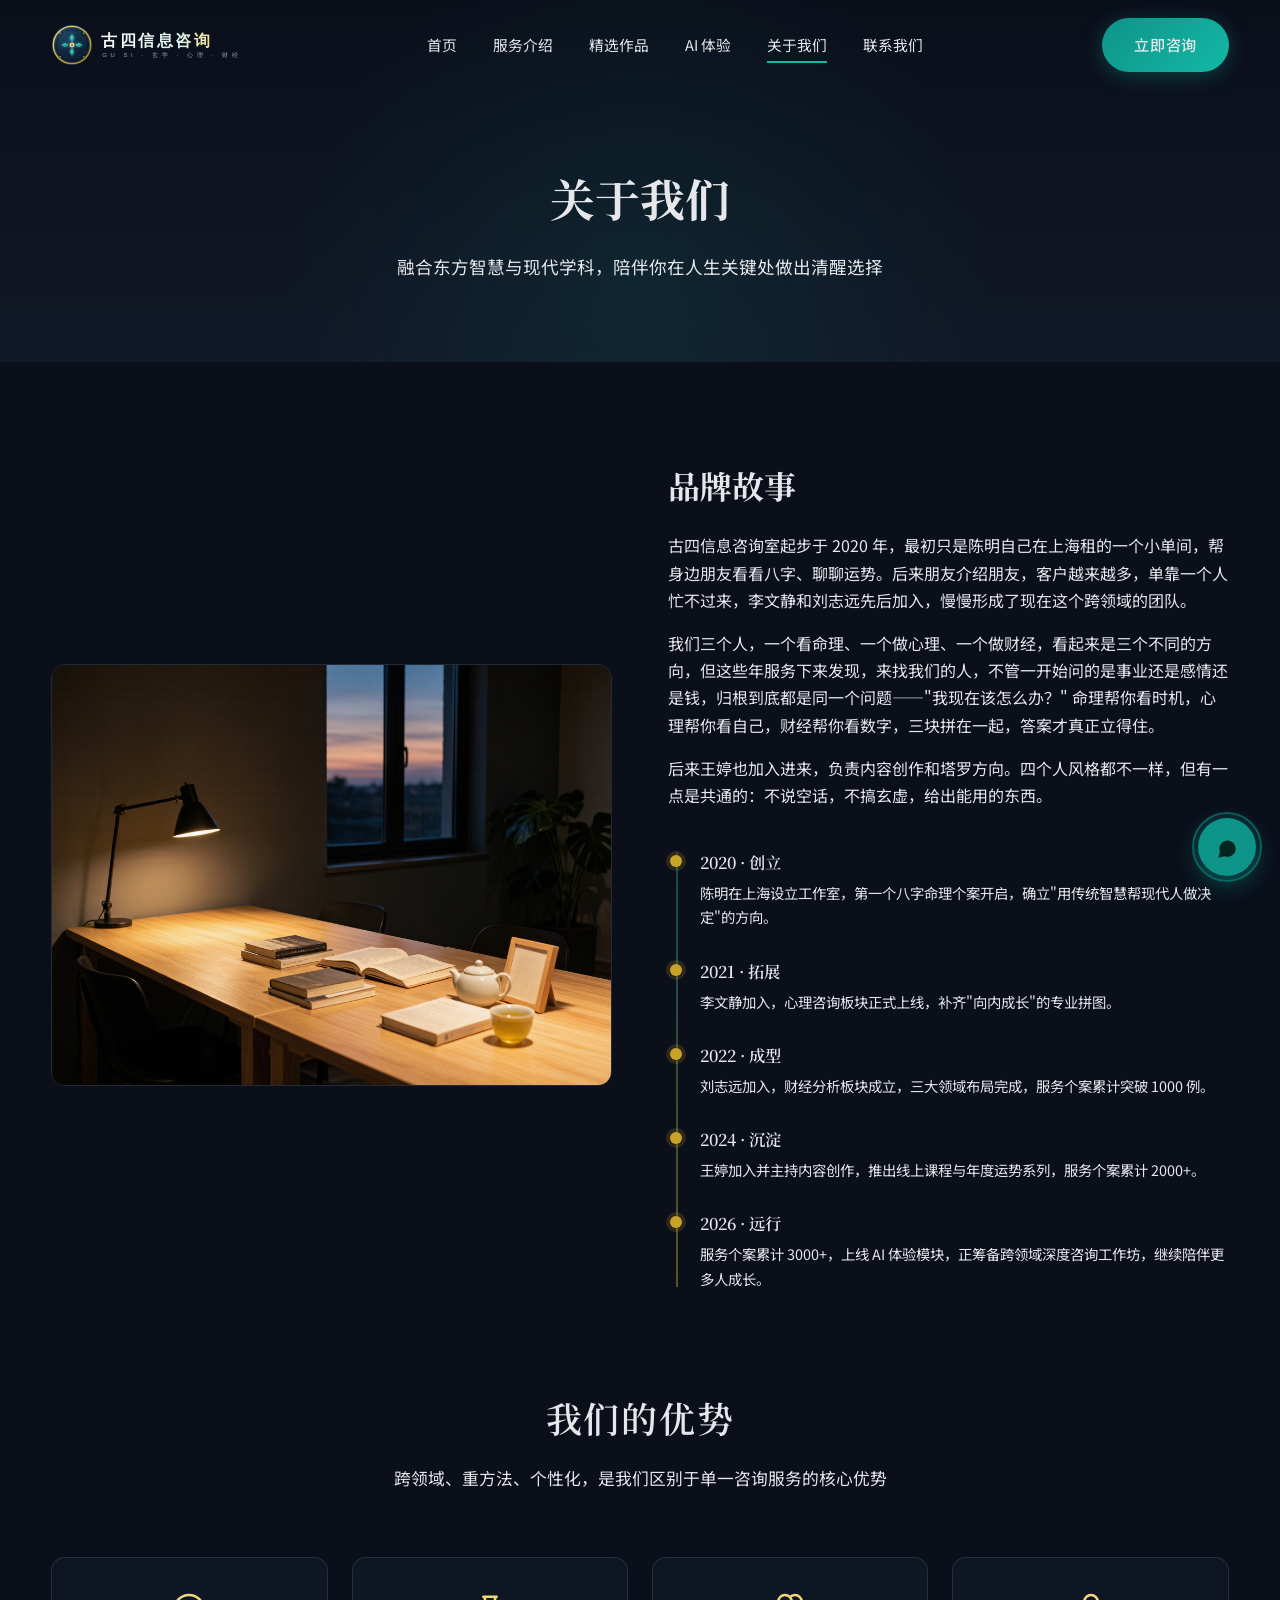
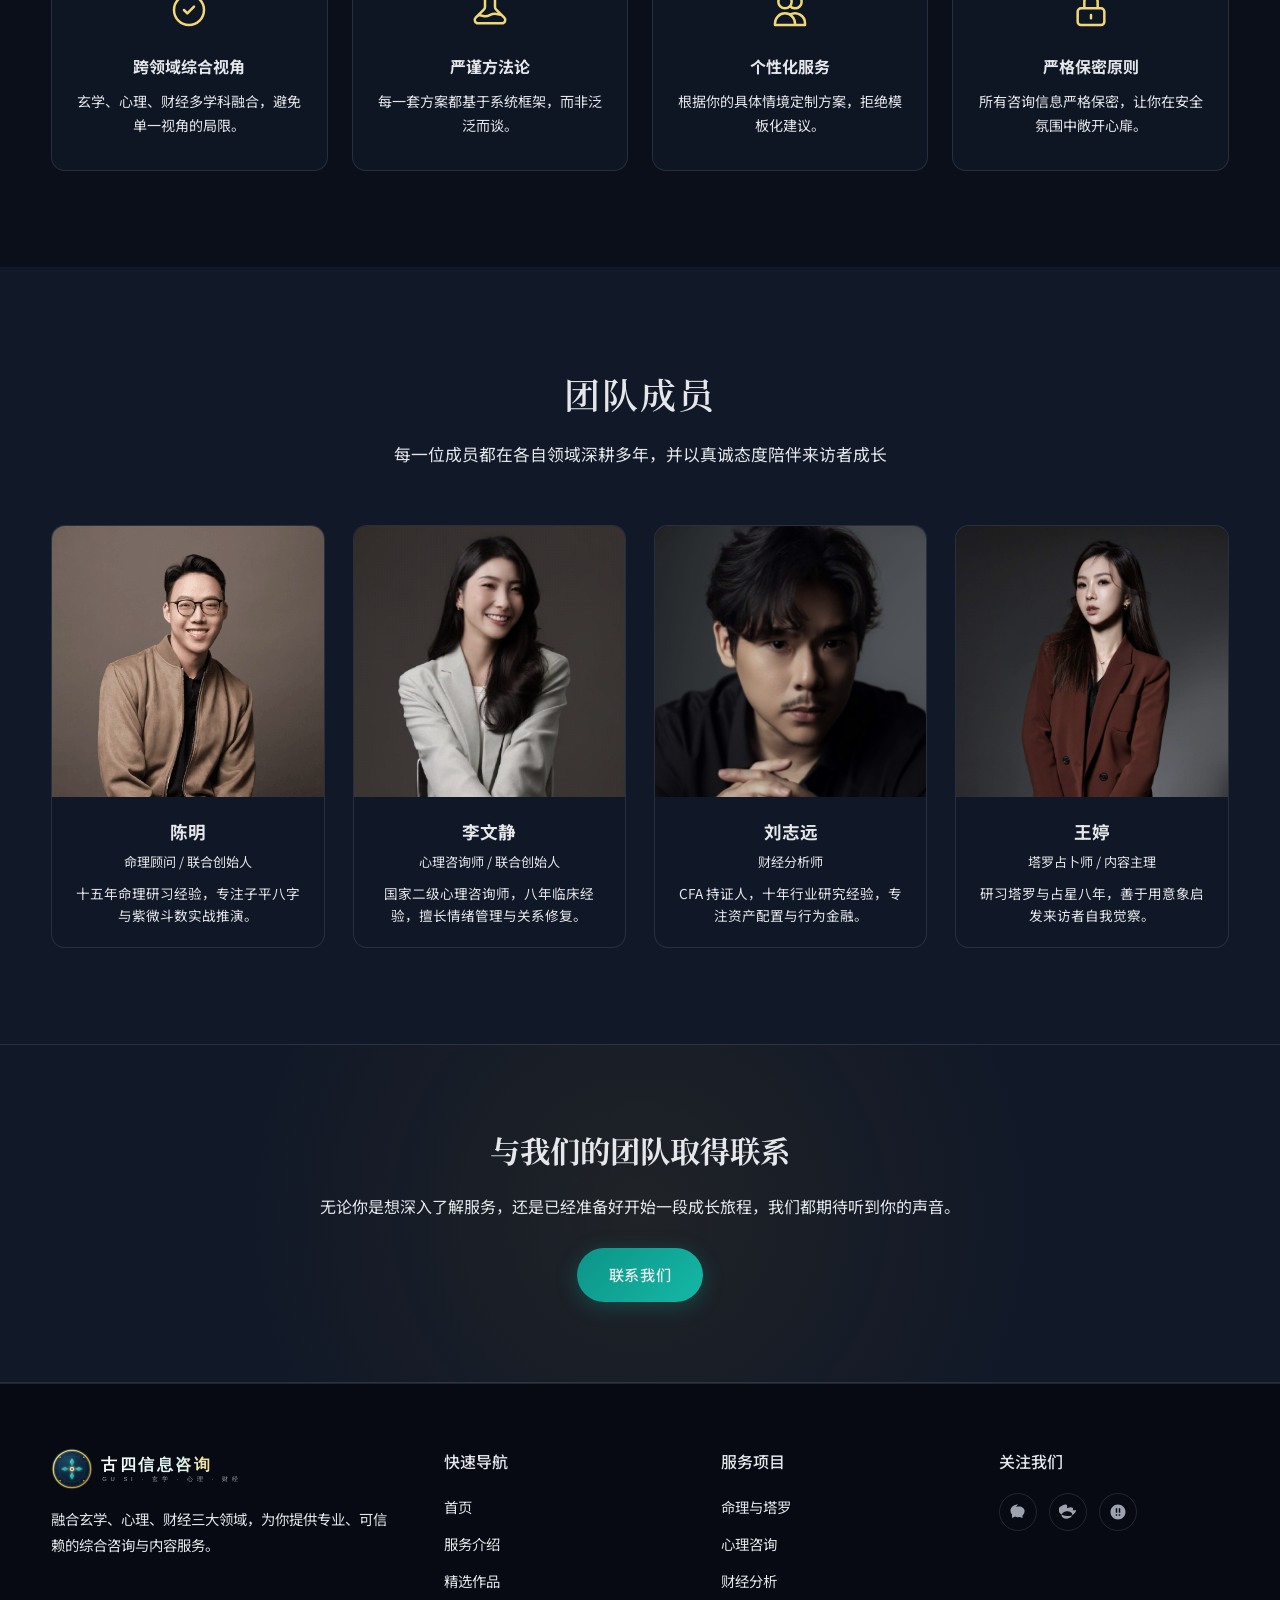
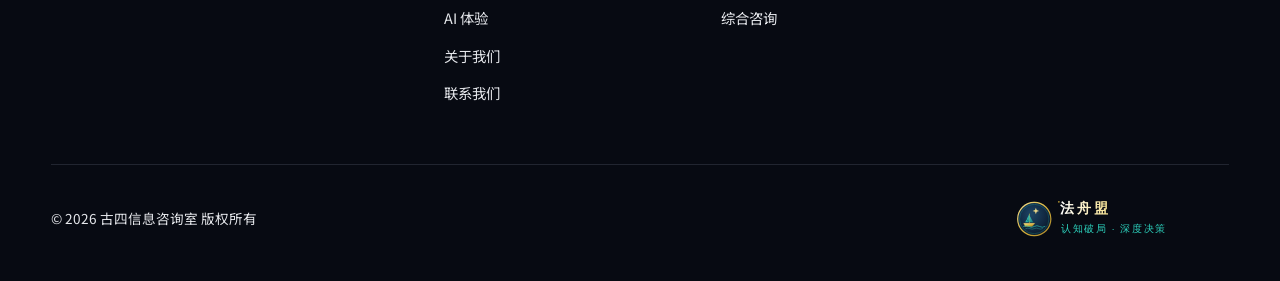
<file: about.html>
<!DOCTYPE html>
<html lang="zh-CN">
<head>
  <meta charset="UTF-8">
  <meta name="viewport" content="width=device-width, initial-scale=1.0">
  <title>关于我们 | 古四信息咨询工作室</title>
  <meta name="description" content="了解古四信息咨询工作室的品牌故事、核心理念与团队成员，探索我们在玄学、心理、财经领域的独特价值。">
  <link rel="icon" type="image/svg+xml" href="assets/logo-mark.svg">
  <link rel="preconnect" href="https://fonts.googleapis.com">
  <link rel="preconnect" href="https://fonts.gstatic.com" crossorigin>
  <link href="https://fonts.googleapis.com/css2?family=Noto+Sans+SC:wght@300;400;500;600;700&family=Noto+Serif+SC:wght@400;600;700&display=swap" rel="stylesheet">
  <link rel="stylesheet" href="css/style.css?v=5">
</head>
<body>
  <header class="header">
    <div class="container header-inner">
      <a href="index.html" class="logo">
        <img src="assets/logo.svg" alt="古四信息咨询工作室">
      </a>
      <nav class="nav">
        <a href="index.html" class="nav-link">首页</a>
        <a href="services.html" class="nav-link">服务介绍</a>
        <a href="works.html" class="nav-link">精选作品</a>
        <a href="ai.html" class="nav-link">AI 体验</a>
        <a href="about.html" class="nav-link active">关于我们</a>
        <a href="contact.html" class="nav-link">联系我们</a>
      </nav>
      <div class="header-cta">
        <a href="contact.html" class="btn btn-primary">立即咨询</a>
        <button class="menu-toggle" aria-label="菜单">
          <span></span>
          <span></span>
          <span></span>
        </button>
      </div>
    </div>
  </header>

  <main>
    <section class="page-header">
      <div class="container">
        <h1 class="reveal">关于我们</h1>
        <p class="reveal">融合东方智慧与现代学科，陪伴你在人生关键处做出清醒选择</p>
      </div>
    </section>

    <section class="section">
      <div class="container">
        <div class="story-section">
          <div class="story-visual reveal">
            <img src="assets/about-story.jpg" alt="品牌故事">
          </div>
          <div class="story-content reveal">
            <h2>品牌故事</h2>
            <p>古四信息咨询室起步于 2020 年，最初只是陈明自己在上海租的一个小单间，帮身边朋友看看八字、聊聊运势。后来朋友介绍朋友，客户越来越多，单靠一个人忙不过来，李文静和刘志远先后加入，慢慢形成了现在这个跨领域的团队。</p>
            <p>我们三个人，一个看命理、一个做心理、一个做财经，看起来是三个不同的方向，但这些年服务下来发现，来找我们的人，不管一开始问的是事业还是感情还是钱，归根到底都是同一个问题——"我现在该怎么办？" 命理帮你看时机，心理帮你看自己，财经帮你看数字，三块拼在一起，答案才真正立得住。</p>
            <p>后来王婷也加入进来，负责内容创作和塔罗方向。四个人风格都不一样，但有一点是共通的：不说空话，不搞玄虚，给出能用的东西。</p>
            <div class="timeline">
              <div class="timeline-item">
                <div class="timeline-year">2020 · 创立</div>
                <p>陈明在上海设立工作室，第一个八字命理个案开启，确立"用传统智慧帮现代人做决定"的方向。</p>
              </div>
              <div class="timeline-item">
                <div class="timeline-year">2021 · 拓展</div>
                <p>李文静加入，心理咨询板块正式上线，补齐"向内成长"的专业拼图。</p>
              </div>
              <div class="timeline-item">
                <div class="timeline-year">2022 · 成型</div>
                <p>刘志远加入，财经分析板块成立，三大领域布局完成，服务个案累计突破 1000 例。</p>
              </div>
              <div class="timeline-item">
                <div class="timeline-year">2024 · 沉淀</div>
                <p>王婷加入并主持内容创作，推出线上课程与年度运势系列，服务个案累计 2000+。</p>
              </div>
              <div class="timeline-item">
                <div class="timeline-year">2026 · 远行</div>
                <p>服务个案累计 3000+，上线 AI 体验模块，正筹备跨领域深度咨询工作坊，继续陪伴更多人成长。</p>
              </div>
            </div>
          </div>
        </div>

        <h2 class="section-title reveal" style="margin-top: 48px;">我们的优势</h2>
        <p class="section-subtitle reveal">跨领域、重方法、个性化，是我们区别于单一咨询服务的核心优势</p>
        <div class="advantages-grid">
          <div class="advantage-card reveal">
            <svg xmlns="http://www.w3.org/2000/svg" fill="none" viewBox="0 0 24 24" stroke="currentColor" stroke-width="1.5">
              <path stroke-linecap="round" stroke-linejoin="round" d="M9 12l2 2 4-4m6 2a9 9 0 11-18 0 9 9 0 0118 0z" />
            </svg>
            <h4>跨领域综合视角</h4>
            <p>玄学、心理、财经多学科融合，避免单一视角的局限。</p>
          </div>
          <div class="advantage-card reveal">
            <svg xmlns="http://www.w3.org/2000/svg" fill="none" viewBox="0 0 24 24" stroke="currentColor" stroke-width="1.5">
              <path stroke-linecap="round" stroke-linejoin="round" d="M19.428 15.428a2 2 0 00-1.022-.547l-2.384-.477a6 6 0 00-3.86.517l-.318.158a6 6 0 01-3.86.517L6.05 15.21a2 2 0 00-1.806.547M8 4h8l-1 1v5.172a2 2 0 00.586 1.414l5 5c1.26 1.26.367 3.414-1.415 3.414H4.828c-1.782 0-2.674-2.154-1.414-3.414l5-5A2 2 0 009 10.172V5L8 4z" />
            </svg>
            <h4>严谨方法论</h4>
            <p>每一套方案都基于系统框架，而非泛泛而谈。</p>
          </div>
          <div class="advantage-card reveal">
            <svg xmlns="http://www.w3.org/2000/svg" fill="none" viewBox="0 0 24 24" stroke="currentColor" stroke-width="1.5">
              <path stroke-linecap="round" stroke-linejoin="round" d="M12 4.354a4 4 0 110 5.292M15 21H3v-1a6 6 0 0112 0v1zm0 0h6v-1a6 6 0 00-9-5.197M13 7a4 4 0 11-8 0 4 4 0 018 0z" />
            </svg>
            <h4>个性化服务</h4>
            <p>根据你的具体情境定制方案，拒绝模板化建议。</p>
          </div>
          <div class="advantage-card reveal">
            <svg xmlns="http://www.w3.org/2000/svg" fill="none" viewBox="0 0 24 24" stroke="currentColor" stroke-width="1.5">
              <path stroke-linecap="round" stroke-linejoin="round" d="M12 15v2m-6 4h12a2 2 0 002-2v-6a2 2 0 00-2-2H6a2 2 0 00-2 2v6a2 2 0 002 2zm10-10V7a4 4 0 00-8 0v4h8z" />
            </svg>
            <h4>严格保密原则</h4>
            <p>所有咨询信息严格保密，让你在安全氛围中敞开心扉。</p>
          </div>
        </div>
      </div>
    </section>

    <section class="section" style="background: var(--color-bg-soft);">
      <div class="container">
        <h2 class="section-title reveal">团队成员</h2>
        <p class="section-subtitle reveal">每一位成员都在各自领域深耕多年，并以真诚态度陪伴来访者成长</p>
        <div class="team-grid">
          <div class="team-card reveal">
            <img src="assets/team/team-gu-beichen.jpg" alt="陈明" class="team-avatar">
            <div class="team-info">
              <h4>陈明</h4>
              <div class="role">命理顾问 / 联合创始人</div>
              <p class="brief">十五年命理研习经验，专注子平八字与紫微斗数实战推演。</p>
            </div>
            <div class="team-bio">
              <p>陈明老师大学期间因兴趣接触传统命理，后跟随泉州一位民间师傅系统学习子平八字，至今已十五年。前后服务过两千多位来访者，从企业主到普通上班族都有。他常说，命理不是算命，而是帮人看清自己手里有什么牌、什么时候该出。做事风格踏实，不喜欢说玄话，习惯用大白话把命理逻辑讲清楚。</p>
            </div>
          </div>
          <div class="team-card reveal">
            <img src="assets/team/team-lin-jingyi.jpg" alt="李文静" class="team-avatar">
            <div class="team-info">
              <h4>李文静</h4>
              <div class="role">心理咨询师 / 联合创始人</div>
              <p class="brief">国家二级心理咨询师，八年临床经验，擅长情绪管理与关系修复。</p>
            </div>
            <div class="team-bio">
              <p>李文静老师本科读的是社会工作，研究生转到应用心理学方向，毕业后一直在上海本地一家心理咨询机构做全职咨询师，后来独立执业。八年下来累计咨询时长超过四千小时，服务过的人里互联网和金融行业的最多。她习惯用认知行为疗法打底，配合正念技术，帮来访者从具体的生活困境里找到出口，而不是飘在空中谈理论。</p>
            </div>
          </div>
          <div class="team-card reveal">
            <img src="assets/team/team-shen-jiashu.jpg" alt="刘志远" class="team-avatar">
            <div class="team-info">
              <h4>刘志远</h4>
              <div class="role">财经分析师</div>
              <p class="brief">CFA 持证人，十年行业研究经验，专注资产配置与行为金融。</p>
            </div>
            <div class="team-bio">
              <p>刘志远老师研究生毕业后进了券商研究所，从研究员做到高级分析师，一干就是近十年，覆盖过消费、新能源和制造业。CFA 持证，但比证书更值钱的是这些年踩过的坑和看过的周期。他做投资分析不喜欢讲大词，更看重数据背后的逻辑和人性。后来接触到行为金融，发现大多数人亏钱不是因为不懂市场，而是管不住自己，这成了他后来做投资辅导的核心思路。</p>
            </div>
          </div>
          <div class="team-card reveal">
            <img src="assets/team/team-su-wanqing.jpg" alt="王婷" class="team-avatar">
            <div class="team-info">
              <h4>王婷</h4>
              <div class="role">塔罗占卜师 / 内容主理</div>
              <p class="brief">研习塔罗与占星八年，善于用意象启发来访者自我觉察。</p>
            </div>
            <div class="team-bio">
              <p>王婷老师接触塔罗是从大学时朋友送的一副韦特塔罗开始的，后来陆续自学了占星和雷诺曼，也参加过几次线下工作坊。八年下来，她发现塔罗最有价值的地方不是预测未来，而是帮人换个角度看自己当下的处境。她的服务风格比较轻松，不喜欢搞得神神秘秘，每次解读更像是一次朋友式的聊天，在对话中帮来访者把心里那团乱麻慢慢理顺。</p>
            </div>
          </div>
        </div>
      </div>
    </section>

    <section class="section-cta">
      <div class="container reveal">
        <h2>与我们的团队取得联系</h2>
        <p>无论你是想深入了解服务，还是已经准备好开始一段成长旅程，我们都期待听到你的声音。</p>
        <a href="contact.html" class="btn btn-primary">联系我们</a>
      </div>
    </section>
  </main>

  <footer class="footer">
    <div class="container">
      <div class="footer-grid">
        <div class="footer-brand">
          <a href="index.html" class="logo">
            <img src="assets/logo.svg" alt="古四信息咨询工作室">
          </a>
          <p>融合玄学、心理、财经三大领域，为你提供专业、可信赖的综合咨询与内容服务。</p>
        </div>
        <div>
          <h4 class="footer-title">快速导航</h4>
          <ul class="footer-links">
            <li><a href="index.html">首页</a></li>
            <li><a href="services.html">服务介绍</a></li>
            <li><a href="works.html">精选作品</a></li>
            <li><a href="ai.html">AI 体验</a></li>
            <li><a href="about.html">关于我们</a></li>
            <li><a href="contact.html">联系我们</a></li>
          </ul>
        </div>
        <div>
          <h4 class="footer-title">服务项目</h4>
          <ul class="footer-links">
            <li><a href="services.html#metaphysics">命理与塔罗</a></li>
            <li><a href="services.html#psychology">心理咨询</a></li>
            <li><a href="services.html#finance">财经分析</a></li>
            <li><a href="contact.html">综合咨询</a></li>
          </ul>
        </div>
        <div>
          <h4 class="footer-title">关注我们</h4>
          <div class="social-links">
            <a href="#" aria-label="微信"><svg width="18" height="18" viewBox="0 0 24 24" fill="currentColor"><path d="M8.5 13a1.5 1.5 0 100-3 1.5 1.5 0 000 3zm5 0a1.5 1.5 0 100-3 1.5 1.5 0 000 3z"/><path d="M12 2C6.48 2 2 5.58 2 10c0 2.03.76 3.87 2 5.29V20l4.09-1.87c1.25.53 2.64.82 4.12.82.65 0 1.28-.06 1.89-.17L18 20v-3.5c1.69-1.43 2.8-3.52 2.8-5.88 0-3.31-3.36-6-7.5-6S5.8 5.31 5.8 8.5"/></svg></a>
            <a href="#" aria-label="微博"><svg width="18" height="18" viewBox="0 0 24 24" fill="currentColor"><path d="M10.98 20.89c-3.93.44-7.31-1.4-7.55-4.1-.24-2.7 2.73-5.34 6.66-5.78 3.93-.44 7.31 1.4 7.55 4.1.24 2.7-2.73 5.34-6.66 5.78zm7.84-11.36c-.32-.1-.54-.17-.37-.61.36-.92.4-1.72.01-2.29-1.03-1.48-3.85-1.4-7.1-.04 0 0-1.02.45-.76-.36.5-1.6.42-2.94-.35-3.72-1.74-1.77-6.39.07-10.38 4.1C-1.8 9.47-.12 13.54 3.9 15.68c4.62 2.42 10.52 2.42 14.84-.18 1.84-1.12 3.3-2.87 3.86-4.76.32-1.06-.28-1.57-.78-1.21z"/></svg></a>
            <a href="#" aria-label="小红书"><svg width="18" height="18" viewBox="0 0 24 24" fill="currentColor"><path d="M12 2C6.48 2 2 6.48 2 12s4.48 10 10 10 10-4.48 10-10S17.52 2 12 2zm-1 15h-2v-2h2v2zm0-4h-2V7h2v6zm4 4h-2v-2h2v2zm0-4h-2V7h2v6z"/></svg></a>
          </div>
        </div>
      </div>
      <div class="footer-bottom">
        <span>© 2026 古四信息咨询室 版权所有</span>
        <span class="footer-brand-badge" title="法舟盟 · 认知破局、深度决策">
          <img src="assets/fazhoumeng.svg" alt="法舟盟 · 认知破局、深度决策">
        </span>
      </div>
    </div>
  </footer>

  <script src="js/main.js"></script>
</body>
</html>
</file>
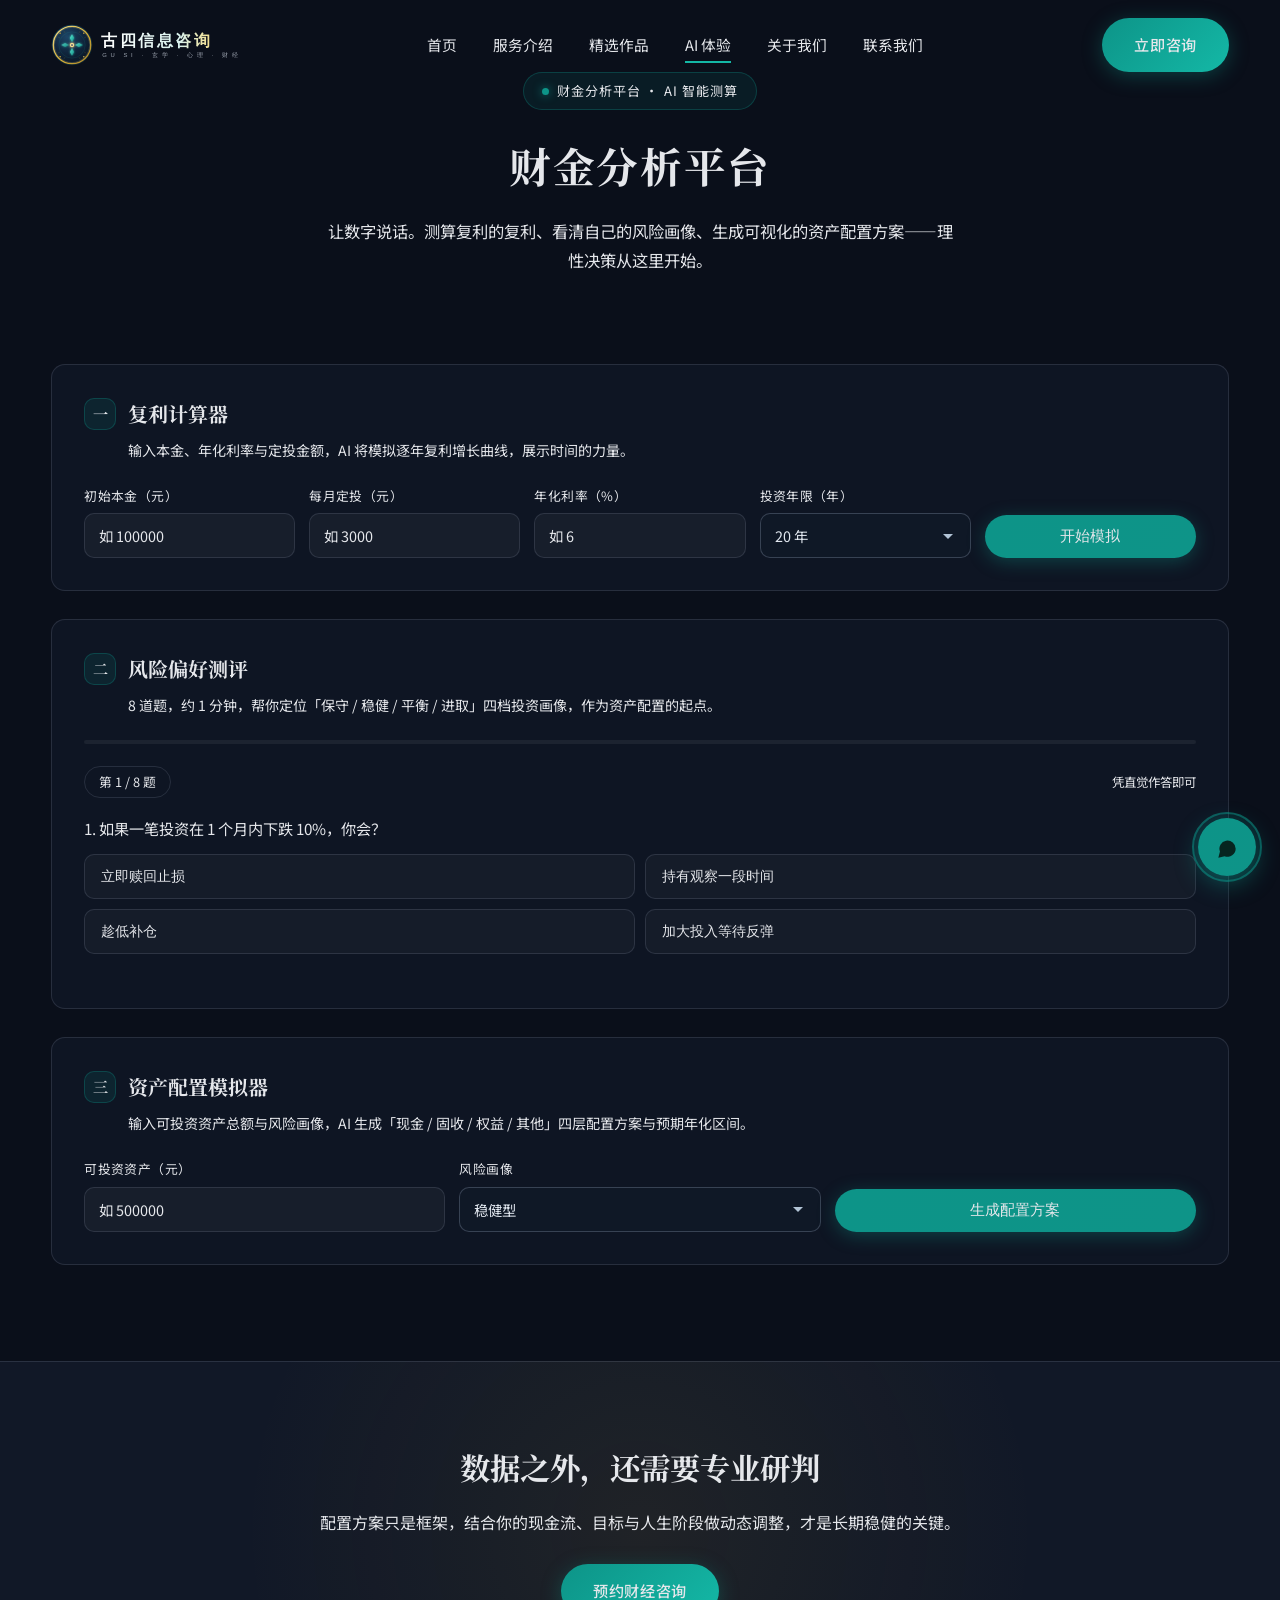
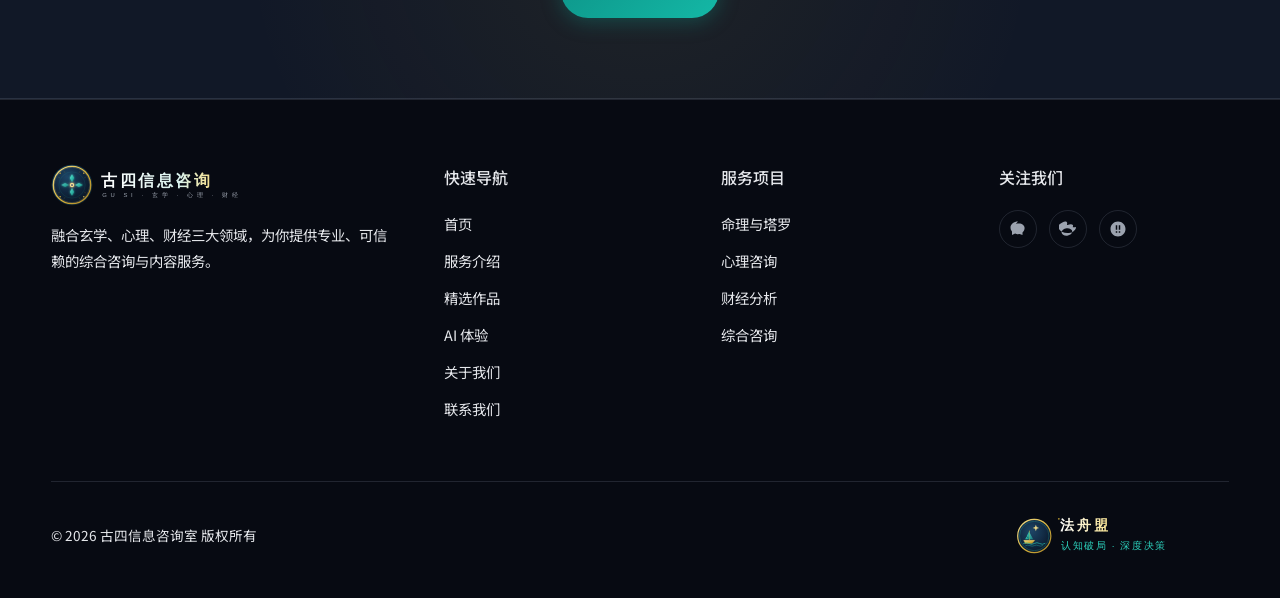
<file: ai-finance.html>
<!DOCTYPE html>
<html lang="zh-CN">
<head>
  <meta charset="UTF-8">
  <meta name="viewport" content="width=device-width, initial-scale=1.0">
  <title>财金分析平台 · AI 体验 | 古四信息咨询工作室</title>
  <meta name="description" content="AI 财金分析：复利计算器绘制财富增长曲线、8 题风险偏好测评定位投资画像、资产配置模拟器一键生成四层配置方案。">
  <link rel="icon" type="image/svg+xml" href="assets/logo-mark.svg">
  <link rel="preconnect" href="https://fonts.googleapis.com">
  <link rel="preconnect" href="https://fonts.gstatic.com" crossorigin>
  <link href="https://fonts.googleapis.com/css2?family=Noto+Sans+SC:wght@300;400;500;600;700&family=Noto+Serif+SC:wght@400;600;700&display=swap" rel="stylesheet">
  <link rel="stylesheet" href="css/style.css?v=5">
</head>
<body data-page="finance">
  <header class="header">
    <div class="container header-inner">
      <a href="index.html" class="logo">
        <img src="assets/logo.svg" alt="古四信息咨询工作室">
      </a>
      <nav class="nav">
        <a href="index.html" class="nav-link">首页</a>
        <a href="services.html" class="nav-link">服务介绍</a>
        <a href="works.html" class="nav-link">精选作品</a>
        <a href="ai.html" class="nav-link active">AI 体验</a>
        <a href="about.html" class="nav-link">关于我们</a>
        <a href="contact.html" class="nav-link">联系我们</a>
      </nav>
      <div class="header-cta">
        <a href="contact.html" class="btn btn-primary">立即咨询</a>
        <button class="menu-toggle" aria-label="菜单">
          <span></span>
          <span></span>
          <span></span>
        </button>
      </div>
    </div>
  </header>

  <main>
    <section class="ai-hero">
      <div class="container">
        <span class="ai-badge reveal">财金分析平台 · AI 智能测算</span>
        <h1 class="reveal">财金分析平台</h1>
        <p class="reveal">让数字说话。测算复利的复利、看清自己的风险画像、生成可视化的资产配置方案——理性决策从这里开始。</p>
      </div>
    </section>

    <section class="section" style="padding-top: 12px;">
      <div class="container">

        <!-- 复利计算器 -->
        <div class="ai-tool reveal">
          <div class="ai-tool-head">
            <span class="ai-tool-num">一</span>
            <h3>复利计算器</h3>
          </div>
          <p class="ai-tool-sub">输入本金、年化利率与定投金额，AI 将模拟逐年复利增长曲线，展示时间的力量。</p>

          <form class="ai-form" id="compoundForm">
            <div class="ai-field">
              <label for="cPrincipal">初始本金（元）</label>
              <input type="number" class="ai-input" id="cPrincipal" min="0" step="1000" placeholder="如 100000" required>
            </div>
            <div class="ai-field">
              <label for="cMonthly">每月定投（元）</label>
              <input type="number" class="ai-input" id="cMonthly" min="0" step="100" placeholder="如 3000">
            </div>
            <div class="ai-field">
              <label for="cRate">年化利率（%）</label>
              <input type="number" class="ai-input" id="cRate" min="0" max="30" step="0.5" placeholder="如 6" required>
            </div>
            <div class="ai-field">
              <label for="cYears">投资年限（年）</label>
              <select class="ai-select" id="cYears">
                <option value="5">5 年</option>
                <option value="10">10 年</option>
                <option value="15">15 年</option>
                <option value="20" selected>20 年</option>
                <option value="30">30 年</option>
              </select>
            </div>
            <button type="submit" class="ai-btn">开始模拟</button>
          </form>

          <div class="ai-loading">
            <div class="ai-orbit"></div>
            <div class="ai-thinking"><span class="dot"></span><span class="dot"></span><span class="dot"></span><span class="ai-thinking-text">AI 正在模拟复利增长曲线…</span></div>
          </div>

          <div class="ai-result"></div>
        </div>

        <!-- 风险偏好测评 -->
        <div class="ai-tool reveal" id="riskBox">
          <div class="ai-tool-head">
            <span class="ai-tool-num">二</span>
            <h3>风险偏好测评</h3>
          </div>
          <p class="ai-tool-sub">8 道题，约 1 分钟，帮你定位「保守 / 稳健 / 平衡 / 进取」四档投资画像，作为资产配置的起点。</p>

          <div class="quiz-progress"><i id="riskProgress" style="width:0%"></i></div>
          <div style="display:flex;justify-content:space-between;align-items:center;margin-bottom:18px">
            <span class="ai-result-badge" id="riskTitle" style="padding:4px 14px;border:1px solid var(--color-border);border-radius:999px;font-size:0.8rem;color:var(--color-text-muted)"></span>
            <span style="font-size:0.78rem;color:rgba(148,163,184,0.7)">凭直觉作答即可</span>
          </div>
          <div id="riskArea"></div>
          <div class="ai-result"></div>
        </div>

        <!-- 资产配置模拟器 -->
        <div class="ai-tool reveal" id="riskResult2">
          <div class="ai-tool-head">
            <span class="ai-tool-num">三</span>
            <h3>资产配置模拟器</h3>
          </div>
          <p class="ai-tool-sub">输入可投资资产总额与风险画像，AI 生成「现金 / 固收 / 权益 / 其他」四层配置方案与预期年化区间。</p>

          <form class="ai-form" id="allocForm">
            <div class="ai-field">
              <label for="aAmount">可投资资产（元）</label>
              <input type="number" class="ai-input" id="aAmount" min="0" step="10000" placeholder="如 500000" required>
            </div>
            <div class="ai-field">
              <label for="aType">风险画像</label>
              <select class="ai-select" id="aType">
                <option value="conservative">保守型</option>
                <option value="steady" selected>稳健型</option>
                <option value="balanced">平衡型</option>
                <option value="aggressive">进取型</option>
              </select>
            </div>
            <button type="submit" class="ai-btn">生成配置方案</button>
          </form>

          <div class="ai-loading">
            <div class="ai-orbit"></div>
            <div class="ai-thinking"><span class="dot"></span><span class="dot"></span><span class="dot"></span><span class="ai-thinking-text">AI 正在生成资产配置方案…</span></div>
          </div>

          <div class="ai-result"></div>
        </div>

      </div>
    </section>

    <section class="section-cta">
      <div class="container reveal">
        <h2>数据之外，还需要专业研判</h2>
        <p>配置方案只是框架，结合你的现金流、目标与人生阶段做动态调整，才是长期稳健的关键。</p>
        <a href="contact.html?direction=finance" class="btn btn-primary">预约财经咨询</a>
      </div>
    </section>
  </main>

  <footer class="footer">
    <div class="container">
      <div class="footer-grid">
        <div class="footer-brand">
          <a href="index.html" class="logo">
            <img src="assets/logo.svg" alt="古四信息咨询工作室">
          </a>
          <p>融合玄学、心理、财经三大领域，为你提供专业、可信赖的综合咨询与内容服务。</p>
        </div>
        <div>
          <h4 class="footer-title">快速导航</h4>
          <ul class="footer-links">
            <li><a href="index.html">首页</a></li>
            <li><a href="services.html">服务介绍</a></li>
            <li><a href="works.html">精选作品</a></li>
            <li><a href="ai.html">AI 体验</a></li>
            <li><a href="about.html">关于我们</a></li>
            <li><a href="contact.html">联系我们</a></li>
          </ul>
        </div>
        <div>
          <h4 class="footer-title">服务项目</h4>
          <ul class="footer-links">
            <li><a href="services.html#metaphysics">命理与塔罗</a></li>
            <li><a href="services.html#psychology">心理咨询</a></li>
            <li><a href="services.html#finance">财经分析</a></li>
            <li><a href="contact.html">综合咨询</a></li>
          </ul>
        </div>
        <div>
          <h4 class="footer-title">关注我们</h4>
          <div class="social-links">
            <a href="#" aria-label="微信"><svg width="18" height="18" viewBox="0 0 24 24" fill="currentColor"><path d="M8.5 13a1.5 1.5 0 100-3 1.5 1.5 0 000 3zm5 0a1.5 1.5 0 100-3 1.5 1.5 0 000 3z"/><path d="M12 2C6.48 2 2 5.58 2 10c0 2.03.76 3.87 2 5.29V20l4.09-1.87c1.25.53 2.64.82 4.12.82.65 0 1.28-.06 1.89-.17L18 20v-3.5c1.69-1.43 2.8-3.52 2.8-5.88 0-3.31-3.36-6-7.5-6S5.8 5.31 5.8 8.5"/></svg></a>
            <a href="#" aria-label="微博"><svg width="18" height="18" viewBox="0 0 24 24" fill="currentColor"><path d="M10.98 20.89c-3.93.44-7.31-1.4-7.55-4.1-.24-2.7 2.73-5.34 6.66-5.78 3.93-.44 7.31 1.4 7.55 4.1.24 2.7-2.73 5.34-6.66 5.78zm7.84-11.36c-.32-.1-.54-.17-.37-.61.36-.92.4-1.72.01-2.29-1.03-1.48-3.85-1.4-7.1-.04 0 0-1.02.45-.76-.36.5-1.6.42-2.94-.35-3.72-1.74-1.77-6.39.07-10.38 4.1C-1.8 9.47-.12 13.54 3.9 15.68c4.62 2.42 10.52 2.42 14.84-.18 1.84-1.12 3.3-2.87 3.86-4.76.32-1.06-.28-1.57-.78-1.21z"/></svg></a>
            <a href="#" aria-label="小红书"><svg width="18" height="18" viewBox="0 0 24 24" fill="currentColor"><path d="M12 2C6.48 2 2 6.48 2 12s4.48 10 10 10 10-4.48 10-10S17.52 2 12 2zm-1 15h-2v-2h2v2zm0-4h-2V7h2v6zm4 4h-2v-2h2v2zm0-4h-2V7h2v6z"/></svg></a>
          </div>
        </div>
      </div>
      <div class="footer-bottom">
        <span>© 2026 古四信息咨询室 版权所有</span>
        <span class="footer-brand-badge" title="法舟盟 · 认知破局、深度决策">
          <img src="assets/fazhoumeng.svg" alt="法舟盟 · 认知破局、深度决策">
        </span>
      </div>
    </div>
  </footer>

  <script src="js/main.js"></script>
  <script src="js/ai.js"></script>
</body>
</html>
</file>
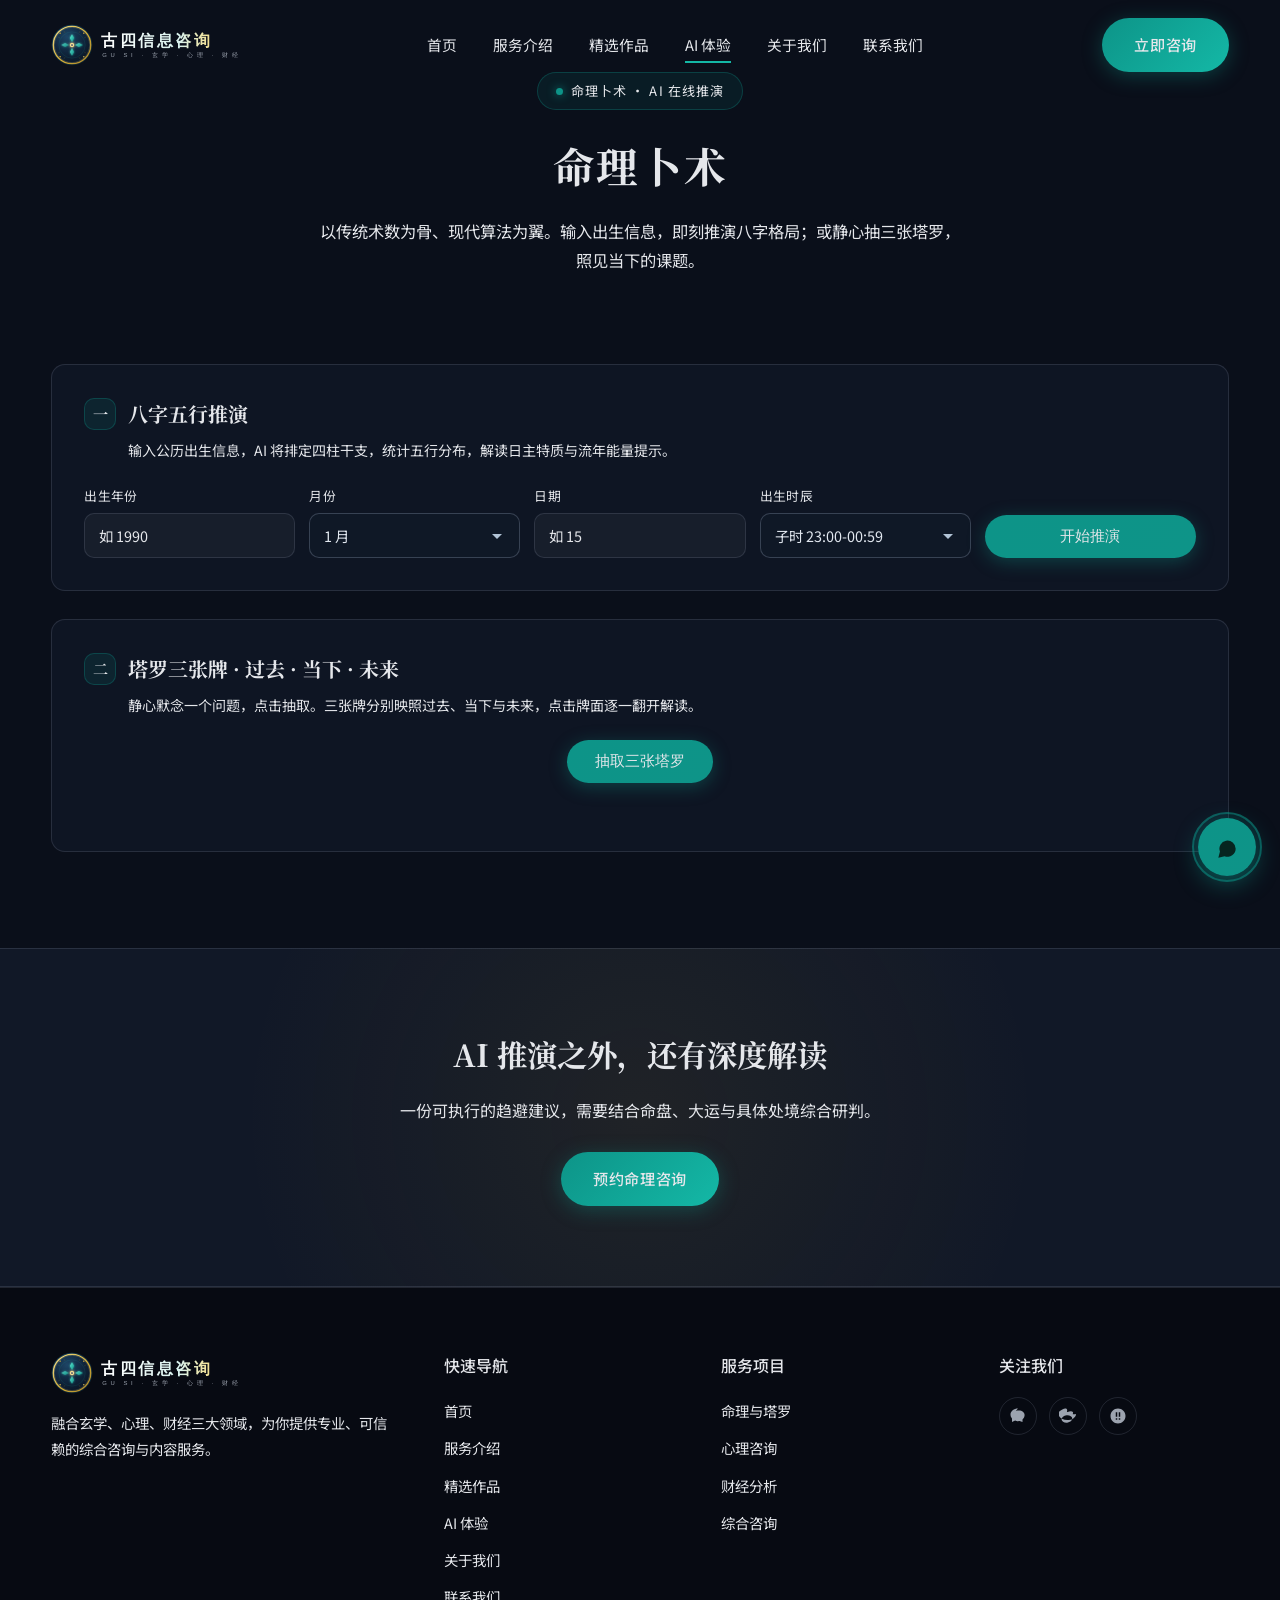
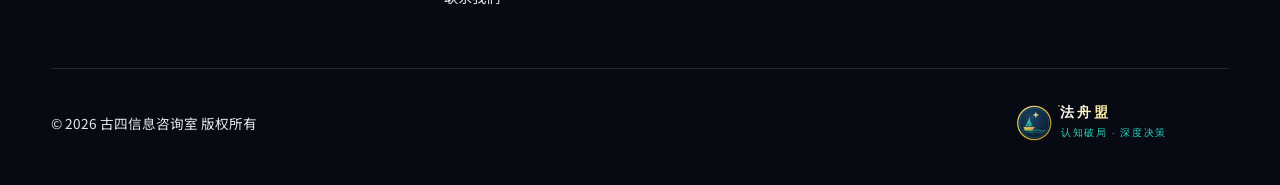
<file: ai-metaphysics.html>
<!DOCTYPE html>
<html lang="zh-CN">
<head>
  <meta charset="UTF-8">
  <meta name="viewport" content="width=device-width, initial-scale=1.0">
  <title>命理卜术 · AI 体验 | 古四信息咨询工作室</title>
  <meta name="description" content="AI 命理体验：输入出生信息在线推演八字四柱与五行格局，抽取塔罗牌照见当下，感受东方智慧与现代算法的交融。">
  <link rel="icon" type="image/svg+xml" href="assets/logo-mark.svg">
  <link rel="preconnect" href="https://fonts.googleapis.com">
  <link rel="preconnect" href="https://fonts.gstatic.com" crossorigin>
  <link href="https://fonts.googleapis.com/css2?family=Noto+Sans+SC:wght@300;400;500;600;700&family=Noto+Serif+SC:wght@400;600;700&display=swap" rel="stylesheet">
  <link rel="stylesheet" href="css/style.css?v=5">
</head>
<body data-page="metaphysics">
  <header class="header">
    <div class="container header-inner">
      <a href="index.html" class="logo">
        <img src="assets/logo.svg" alt="古四信息咨询工作室">
      </a>
      <nav class="nav">
        <a href="index.html" class="nav-link">首页</a>
        <a href="services.html" class="nav-link">服务介绍</a>
        <a href="works.html" class="nav-link">精选作品</a>
        <a href="ai.html" class="nav-link active">AI 体验</a>
        <a href="about.html" class="nav-link">关于我们</a>
        <a href="contact.html" class="nav-link">联系我们</a>
      </nav>
      <div class="header-cta">
        <a href="contact.html" class="btn btn-primary">立即咨询</a>
        <button class="menu-toggle" aria-label="菜单">
          <span></span>
          <span></span>
          <span></span>
        </button>
      </div>
    </div>
  </header>

  <main>
    <section class="ai-hero">
      <div class="container">
        <span class="ai-badge reveal">命理卜术 · AI 在线推演</span>
        <h1 class="reveal">命理卜术</h1>
        <p class="reveal">以传统术数为骨、现代算法为翼。输入出生信息，即刻推演八字格局；或静心抽三张塔罗，照见当下的课题。</p>
      </div>
    </section>

    <section class="section" style="padding-top: 12px;">
      <div class="container">

        <!-- 八字五行推演 -->
        <div class="ai-tool reveal">
          <div class="ai-tool-head">
            <span class="ai-tool-num">一</span>
            <h3>八字五行推演</h3>
          </div>
          <p class="ai-tool-sub">输入公历出生信息，AI 将排定四柱干支，统计五行分布，解读日主特质与流年能量提示。</p>

          <form class="ai-form" id="baziForm">
            <div class="ai-field">
              <label for="bYear">出生年份</label>
              <input type="number" class="ai-input" id="bYear" min="1900" max="2100" placeholder="如 1990" required>
            </div>
            <div class="ai-field">
              <label for="bMonth">月份</label>
              <select class="ai-select" id="bMonth">
                <option value="1">1 月</option><option value="2">2 月</option><option value="3">3 月</option>
                <option value="4">4 月</option><option value="5">5 月</option><option value="6">6 月</option>
                <option value="7">7 月</option><option value="8">8 月</option><option value="9">9 月</option>
                <option value="10">10 月</option><option value="11">11 月</option><option value="12">12 月</option>
              </select>
            </div>
            <div class="ai-field">
              <label for="bDay">日期</label>
              <input type="number" class="ai-input" id="bDay" min="1" max="31" placeholder="如 15" required>
            </div>
            <div class="ai-field">
              <label for="bHour">出生时辰</label>
              <select class="ai-select" id="bHour">
                <option value="0">子时 23:00-00:59</option>
                <option value="2">丑时 01:00-02:59</option>
                <option value="4">寅时 03:00-04:59</option>
                <option value="6">卯时 05:00-06:59</option>
                <option value="8">辰时 07:00-08:59</option>
                <option value="10">巳时 09:00-10:59</option>
                <option value="12">午时 11:00-12:59</option>
                <option value="14">未时 13:00-14:59</option>
                <option value="16">申时 15:00-16:59</option>
                <option value="18">酉时 17:00-18:59</option>
                <option value="20">戌时 19:00-20:59</option>
                <option value="22">亥时 21:00-22:59</option>
              </select>
            </div>
            <button type="submit" class="ai-btn">开始推演</button>
          </form>

          <div class="ai-loading">
            <div class="ai-orbit"></div>
            <div class="ai-thinking"><span class="dot"></span><span class="dot"></span><span class="dot"></span><span class="ai-thinking-text">AI 正在排盘推演…</span></div>
          </div>

          <div class="ai-result"></div>
        </div>

        <!-- 塔罗抽牌 -->
        <div class="ai-tool reveal">
          <div class="ai-tool-head">
            <span class="ai-tool-num">二</span>
            <h3>塔罗三张牌 · 过去 · 当下 · 未来</h3>
          </div>
          <p class="ai-tool-sub">静心默念一个问题，点击抽取。三张牌分别映照过去、当下与未来，点击牌面逐一翻开解读。</p>

          <div style="text-align:center">
            <button type="button" class="ai-btn" id="tarotDraw">抽取三张塔罗</button>
          </div>

          <div class="tarot-stage" id="tarotStage"></div>
          <div class="ai-result" id="tarotResult"></div>
        </div>

      </div>
    </section>

    <section class="section-cta">
      <div class="container reveal">
        <h2>AI 推演之外，还有深度解读</h2>
        <p>一份可执行的趋避建议，需要结合命盘、大运与具体处境综合研判。</p>
        <a href="contact.html?direction=metaphysics" class="btn btn-primary">预约命理咨询</a>
      </div>
    </section>
  </main>

  <footer class="footer">
    <div class="container">
      <div class="footer-grid">
        <div class="footer-brand">
          <a href="index.html" class="logo">
            <img src="assets/logo.svg" alt="古四信息咨询工作室">
          </a>
          <p>融合玄学、心理、财经三大领域，为你提供专业、可信赖的综合咨询与内容服务。</p>
        </div>
        <div>
          <h4 class="footer-title">快速导航</h4>
          <ul class="footer-links">
            <li><a href="index.html">首页</a></li>
            <li><a href="services.html">服务介绍</a></li>
            <li><a href="works.html">精选作品</a></li>
            <li><a href="ai.html">AI 体验</a></li>
            <li><a href="about.html">关于我们</a></li>
            <li><a href="contact.html">联系我们</a></li>
          </ul>
        </div>
        <div>
          <h4 class="footer-title">服务项目</h4>
          <ul class="footer-links">
            <li><a href="services.html#metaphysics">命理与塔罗</a></li>
            <li><a href="services.html#psychology">心理咨询</a></li>
            <li><a href="services.html#finance">财经分析</a></li>
            <li><a href="contact.html">综合咨询</a></li>
          </ul>
        </div>
        <div>
          <h4 class="footer-title">关注我们</h4>
          <div class="social-links">
            <a href="#" aria-label="微信"><svg width="18" height="18" viewBox="0 0 24 24" fill="currentColor"><path d="M8.5 13a1.5 1.5 0 100-3 1.5 1.5 0 000 3zm5 0a1.5 1.5 0 100-3 1.5 1.5 0 000 3z"/><path d="M12 2C6.48 2 2 5.58 2 10c0 2.03.76 3.87 2 5.29V20l4.09-1.87c1.25.53 2.64.82 4.12.82.65 0 1.28-.06 1.89-.17L18 20v-3.5c1.69-1.43 2.8-3.52 2.8-5.88 0-3.31-3.36-6-7.5-6S5.8 5.31 5.8 8.5"/></svg></a>
            <a href="#" aria-label="微博"><svg width="18" height="18" viewBox="0 0 24 24" fill="currentColor"><path d="M10.98 20.89c-3.93.44-7.31-1.4-7.55-4.1-.24-2.7 2.73-5.34 6.66-5.78 3.93-.44 7.31 1.4 7.55 4.1.24 2.7-2.73 5.34-6.66 5.78zm7.84-11.36c-.32-.1-.54-.17-.37-.61.36-.92.4-1.72.01-2.29-1.03-1.48-3.85-1.4-7.1-.04 0 0-1.02.45-.76-.36.5-1.6.42-2.94-.35-3.72-1.74-1.77-6.39.07-10.38 4.1C-1.8 9.47-.12 13.54 3.9 15.68c4.62 2.42 10.52 2.42 14.84-.18 1.84-1.12 3.3-2.87 3.86-4.76.32-1.06-.28-1.57-.78-1.21z"/></svg></a>
            <a href="#" aria-label="小红书"><svg width="18" height="18" viewBox="0 0 24 24" fill="currentColor"><path d="M12 2C6.48 2 2 6.48 2 12s4.48 10 10 10 10-4.48 10-10S17.52 2 12 2zm-1 15h-2v-2h2v2zm0-4h-2V7h2v6zm4 4h-2v-2h2v2zm0-4h-2V7h2v6z"/></svg></a>
          </div>
        </div>
      </div>
      <div class="footer-bottom">
        <span>© 2026 古四信息咨询室 版权所有</span>
        <span class="footer-brand-badge" title="法舟盟 · 认知破局、深度决策">
          <img src="assets/fazhoumeng.svg" alt="法舟盟 · 认知破局、深度决策">
        </span>
      </div>
    </div>
  </footer>

  <script src="js/main.js"></script>
  <script src="js/ai.js"></script>
</body>
</html>
</file>
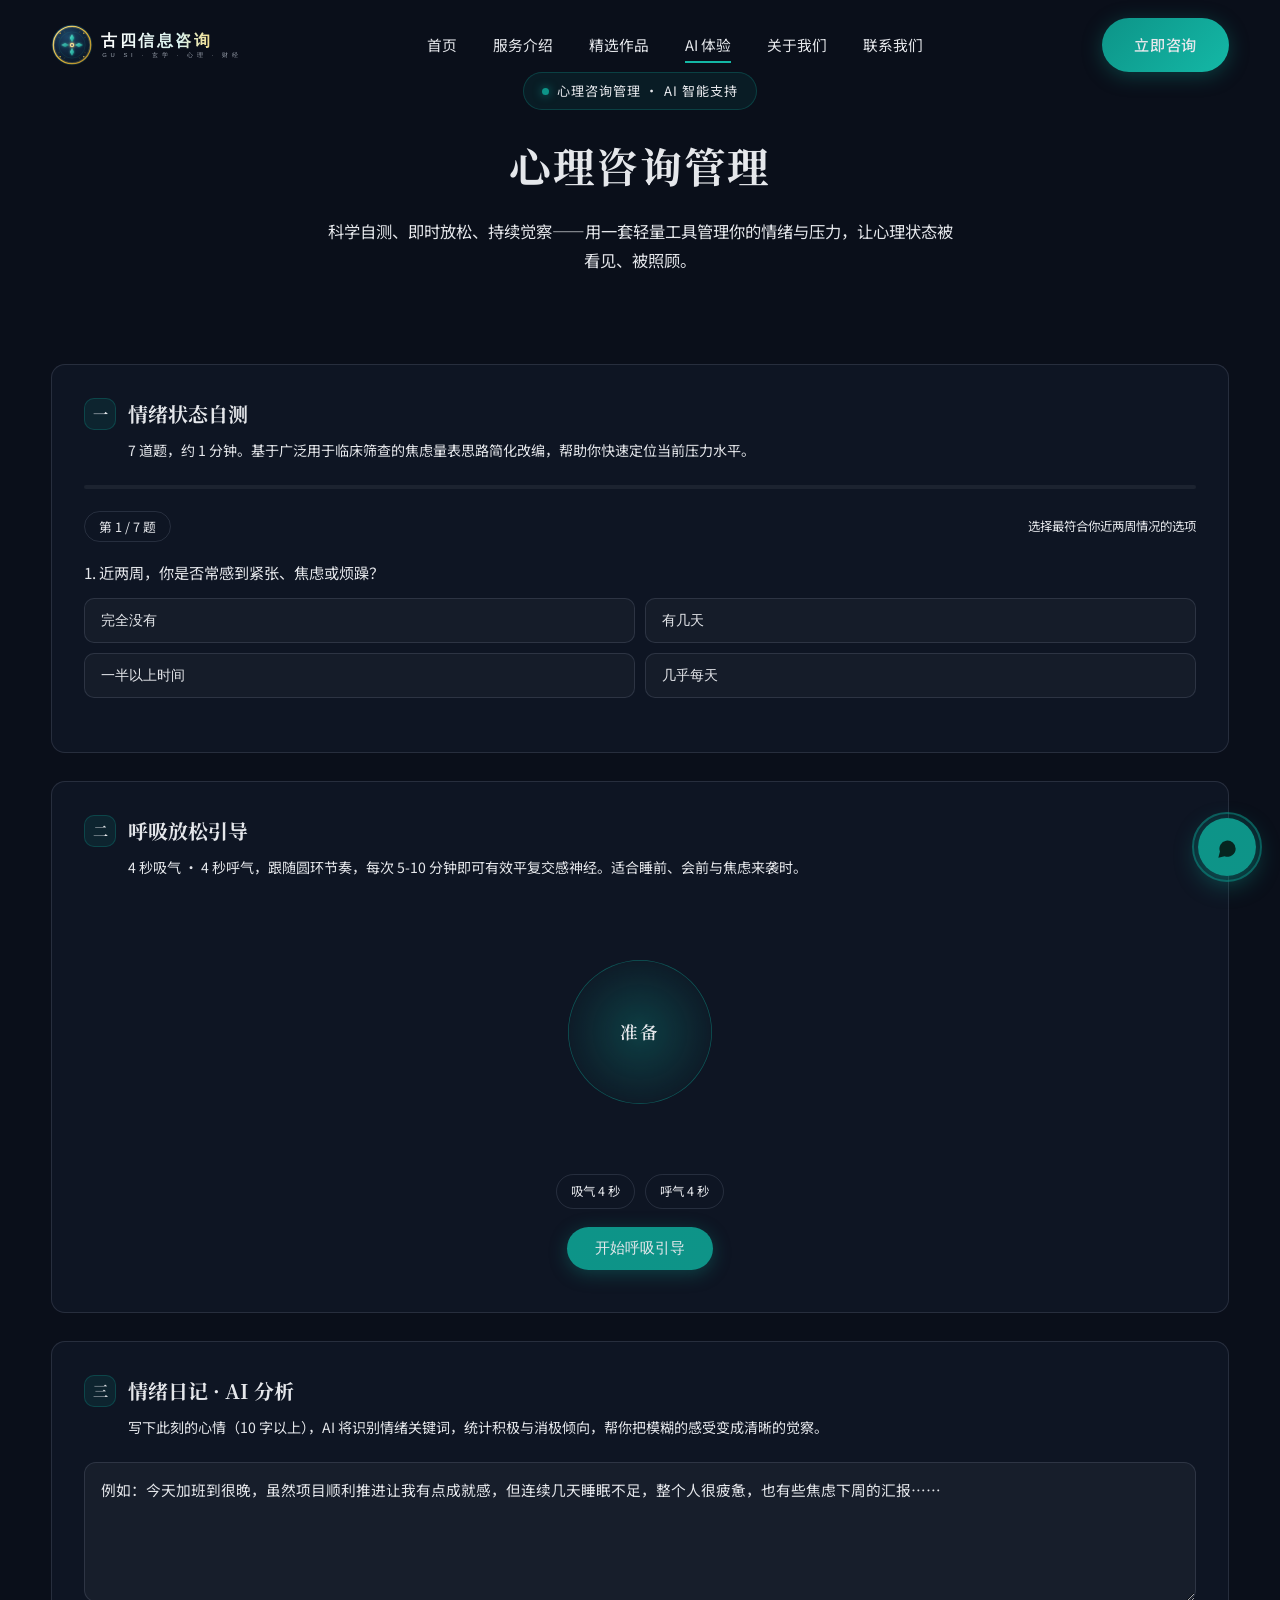
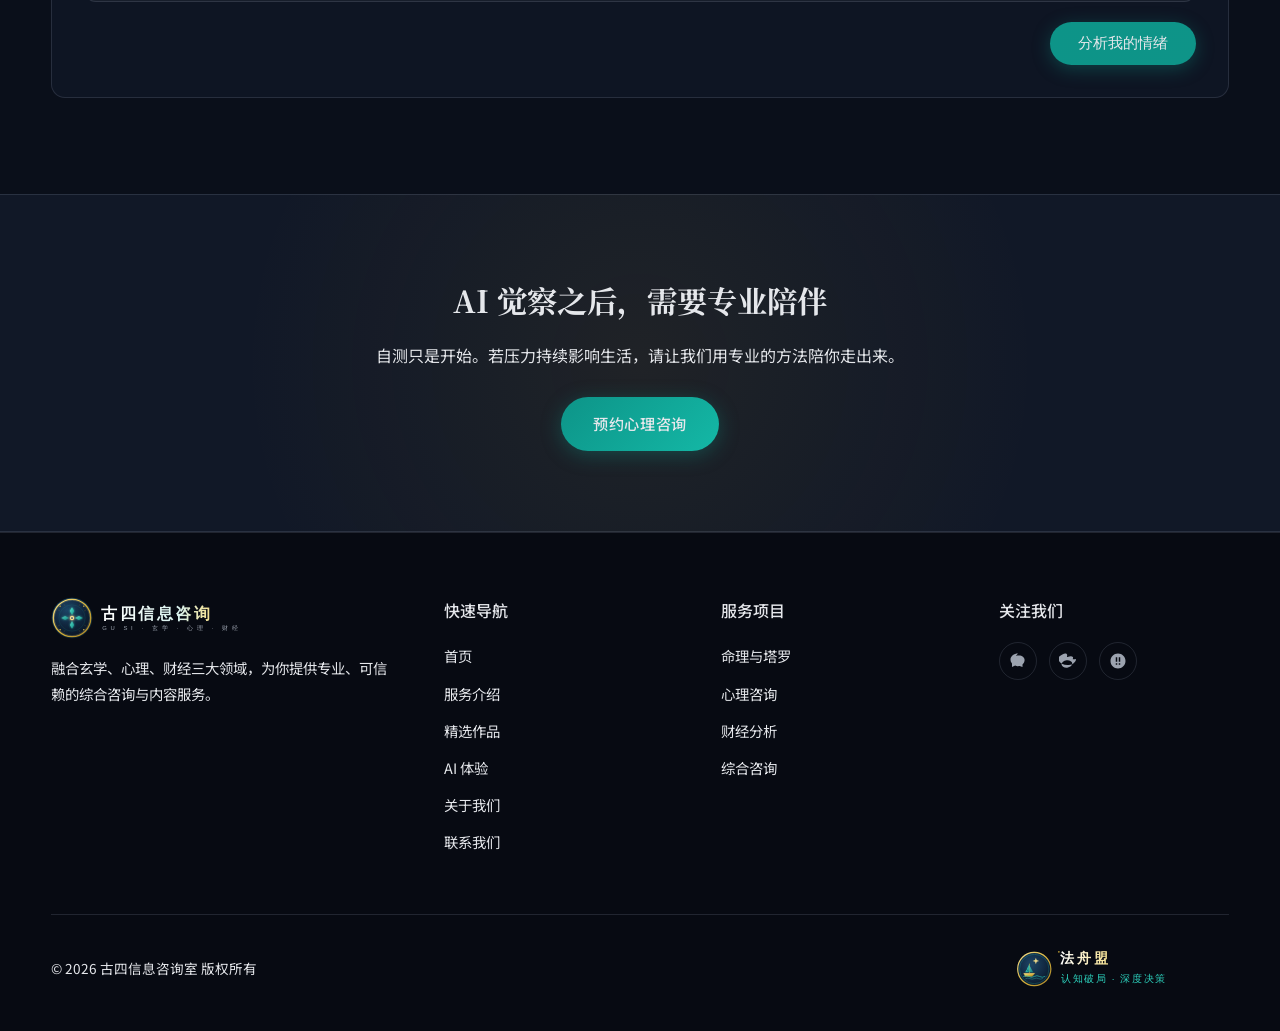
<file: ai-psychology.html>
<!DOCTYPE html>
<html lang="zh-CN">
<head>
  <meta charset="UTF-8">
  <meta name="viewport" content="width=device-width, initial-scale=1.0">
  <title>心理咨询管理 · AI 体验 | 古四信息咨询工作室</title>
  <meta name="description" content="AI 心理咨询管理：7 题情绪自测定位压力水平、4-4 节律呼吸放松引导、情绪日记关键词分析，为心理健康提供智能支持。">
  <link rel="icon" type="image/svg+xml" href="assets/logo-mark.svg">
  <link rel="preconnect" href="https://fonts.googleapis.com">
  <link rel="preconnect" href="https://fonts.gstatic.com" crossorigin>
  <link href="https://fonts.googleapis.com/css2?family=Noto+Sans+SC:wght@300;400;500;600;700&family=Noto+Serif+SC:wght@400;600;700&display=swap" rel="stylesheet">
  <link rel="stylesheet" href="css/style.css?v=5">
</head>
<body data-page="psychology">
  <header class="header">
    <div class="container header-inner">
      <a href="index.html" class="logo">
        <img src="assets/logo.svg" alt="古四信息咨询工作室">
      </a>
      <nav class="nav">
        <a href="index.html" class="nav-link">首页</a>
        <a href="services.html" class="nav-link">服务介绍</a>
        <a href="works.html" class="nav-link">精选作品</a>
        <a href="ai.html" class="nav-link active">AI 体验</a>
        <a href="about.html" class="nav-link">关于我们</a>
        <a href="contact.html" class="nav-link">联系我们</a>
      </nav>
      <div class="header-cta">
        <a href="contact.html" class="btn btn-primary">立即咨询</a>
        <button class="menu-toggle" aria-label="菜单">
          <span></span>
          <span></span>
          <span></span>
        </button>
      </div>
    </div>
  </header>

  <main>
    <section class="ai-hero">
      <div class="container">
        <span class="ai-badge reveal">心理咨询管理 · AI 智能支持</span>
        <h1 class="reveal">心理咨询管理</h1>
        <p class="reveal">科学自测、即时放松、持续觉察——用一套轻量工具管理你的情绪与压力，让心理状态被看见、被照顾。</p>
      </div>
    </section>

    <section class="section" style="padding-top: 12px;">
      <div class="container">

        <!-- 情绪自测 -->
        <div class="ai-tool reveal" id="quizBox">
          <div class="ai-tool-head">
            <span class="ai-tool-num">一</span>
            <h3>情绪状态自测</h3>
          </div>
          <p class="ai-tool-sub">7 道题，约 1 分钟。基于广泛用于临床筛查的焦虑量表思路简化改编，帮助你快速定位当前压力水平。</p>

          <div class="quiz-progress"><i id="quizProgress" style="width:0%"></i></div>
          <div style="display:flex;justify-content:space-between;align-items:center;margin-bottom:18px">
            <span class="ai-result-badge" id="quizTitle" style="padding:4px 14px;border:1px solid var(--color-border);border-radius:999px;font-size:0.8rem;color:var(--color-text-muted)"></span>
            <span style="font-size:0.78rem;color:rgba(148,163,184,0.7)">选择最符合你近两周情况的选项</span>
          </div>
          <div id="quizArea"></div>
          <div class="ai-result"></div>
        </div>

        <!-- 呼吸放松 -->
        <div class="ai-tool reveal">
          <div class="ai-tool-head">
            <span class="ai-tool-num">二</span>
            <h3>呼吸放松引导</h3>
          </div>
          <p class="ai-tool-sub">4 秒吸气 · 4 秒呼气，跟随圆环节奏，每次 5-10 分钟即可有效平复交感神经。适合睡前、会前与焦虑来袭时。</p>

          <div class="breath-box">
            <div class="breath-circle-wrap" id="breathCircle">
              <div class="breath-circle"></div>
              <div class="breath-label" id="breathLabel">准备</div>
            </div>
            <div class="breath-count" id="breathCount"></div>
            <div class="breath-steps">
              <span class="breath-step">吸气 4 秒</span>
              <span class="breath-step">呼气 4 秒</span>
            </div>
            <button type="button" class="ai-btn" id="breathBtn">开始呼吸引导</button>
          </div>
        </div>

        <!-- 情绪日记 -->
        <div class="ai-tool reveal">
          <div class="ai-tool-head">
            <span class="ai-tool-num">三</span>
            <h3>情绪日记 · AI 分析</h3>
          </div>
          <p class="ai-tool-sub">写下此刻的心情（10 字以上），AI 将识别情绪关键词，统计积极与消极倾向，帮你把模糊的感受变成清晰的觉察。</p>

          <textarea class="diary-area" id="diaryText" placeholder="例如：今天加班到很晚，虽然项目顺利推进让我有点成就感，但连续几天睡眠不足，整个人很疲惫，也有些焦虑下周的汇报……"></textarea>
          <div style="text-align:right;margin-top:12px">
            <button type="button" class="ai-btn" id="diaryBtn">分析我的情绪</button>
          </div>
          <div class="ai-result" id="diaryResult"></div>
        </div>

      </div>
    </section>

    <section class="section-cta">
      <div class="container reveal">
        <h2>AI 觉察之后，需要专业陪伴</h2>
        <p>自测只是开始。若压力持续影响生活，请让我们用专业的方法陪你走出来。</p>
        <a href="contact.html?direction=psychology" class="btn btn-primary">预约心理咨询</a>
      </div>
    </section>
  </main>

  <footer class="footer">
    <div class="container">
      <div class="footer-grid">
        <div class="footer-brand">
          <a href="index.html" class="logo">
            <img src="assets/logo.svg" alt="古四信息咨询工作室">
          </a>
          <p>融合玄学、心理、财经三大领域，为你提供专业、可信赖的综合咨询与内容服务。</p>
        </div>
        <div>
          <h4 class="footer-title">快速导航</h4>
          <ul class="footer-links">
            <li><a href="index.html">首页</a></li>
            <li><a href="services.html">服务介绍</a></li>
            <li><a href="works.html">精选作品</a></li>
            <li><a href="ai.html">AI 体验</a></li>
            <li><a href="about.html">关于我们</a></li>
            <li><a href="contact.html">联系我们</a></li>
          </ul>
        </div>
        <div>
          <h4 class="footer-title">服务项目</h4>
          <ul class="footer-links">
            <li><a href="services.html#metaphysics">命理与塔罗</a></li>
            <li><a href="services.html#psychology">心理咨询</a></li>
            <li><a href="services.html#finance">财经分析</a></li>
            <li><a href="contact.html">综合咨询</a></li>
          </ul>
        </div>
        <div>
          <h4 class="footer-title">关注我们</h4>
          <div class="social-links">
            <a href="#" aria-label="微信"><svg width="18" height="18" viewBox="0 0 24 24" fill="currentColor"><path d="M8.5 13a1.5 1.5 0 100-3 1.5 1.5 0 000 3zm5 0a1.5 1.5 0 100-3 1.5 1.5 0 000 3z"/><path d="M12 2C6.48 2 2 5.58 2 10c0 2.03.76 3.87 2 5.29V20l4.09-1.87c1.25.53 2.64.82 4.12.82.65 0 1.28-.06 1.89-.17L18 20v-3.5c1.69-1.43 2.8-3.52 2.8-5.88 0-3.31-3.36-6-7.5-6S5.8 5.31 5.8 8.5"/></svg></a>
            <a href="#" aria-label="微博"><svg width="18" height="18" viewBox="0 0 24 24" fill="currentColor"><path d="M10.98 20.89c-3.93.44-7.31-1.4-7.55-4.1-.24-2.7 2.73-5.34 6.66-5.78 3.93-.44 7.31 1.4 7.55 4.1.24 2.7-2.73 5.34-6.66 5.78zm7.84-11.36c-.32-.1-.54-.17-.37-.61.36-.92.4-1.72.01-2.29-1.03-1.48-3.85-1.4-7.1-.04 0 0-1.02.45-.76-.36.5-1.6.42-2.94-.35-3.72-1.74-1.77-6.39.07-10.38 4.1C-1.8 9.47-.12 13.54 3.9 15.68c4.62 2.42 10.52 2.42 14.84-.18 1.84-1.12 3.3-2.87 3.86-4.76.32-1.06-.28-1.57-.78-1.21z"/></svg></a>
            <a href="#" aria-label="小红书"><svg width="18" height="18" viewBox="0 0 24 24" fill="currentColor"><path d="M12 2C6.48 2 2 6.48 2 12s4.48 10 10 10 10-4.48 10-10S17.52 2 12 2zm-1 15h-2v-2h2v2zm0-4h-2V7h2v6zm4 4h-2v-2h2v2zm0-4h-2V7h2v6z"/></svg></a>
          </div>
        </div>
      </div>
      <div class="footer-bottom">
        <span>© 2026 古四信息咨询室 版权所有</span>
        <span class="footer-brand-badge" title="法舟盟 · 认知破局、深度决策">
          <img src="assets/fazhoumeng.svg" alt="法舟盟 · 认知破局、深度决策">
        </span>
      </div>
    </div>
  </footer>

  <script src="js/main.js"></script>
  <script src="js/ai.js"></script>
</body>
</html>
</file>
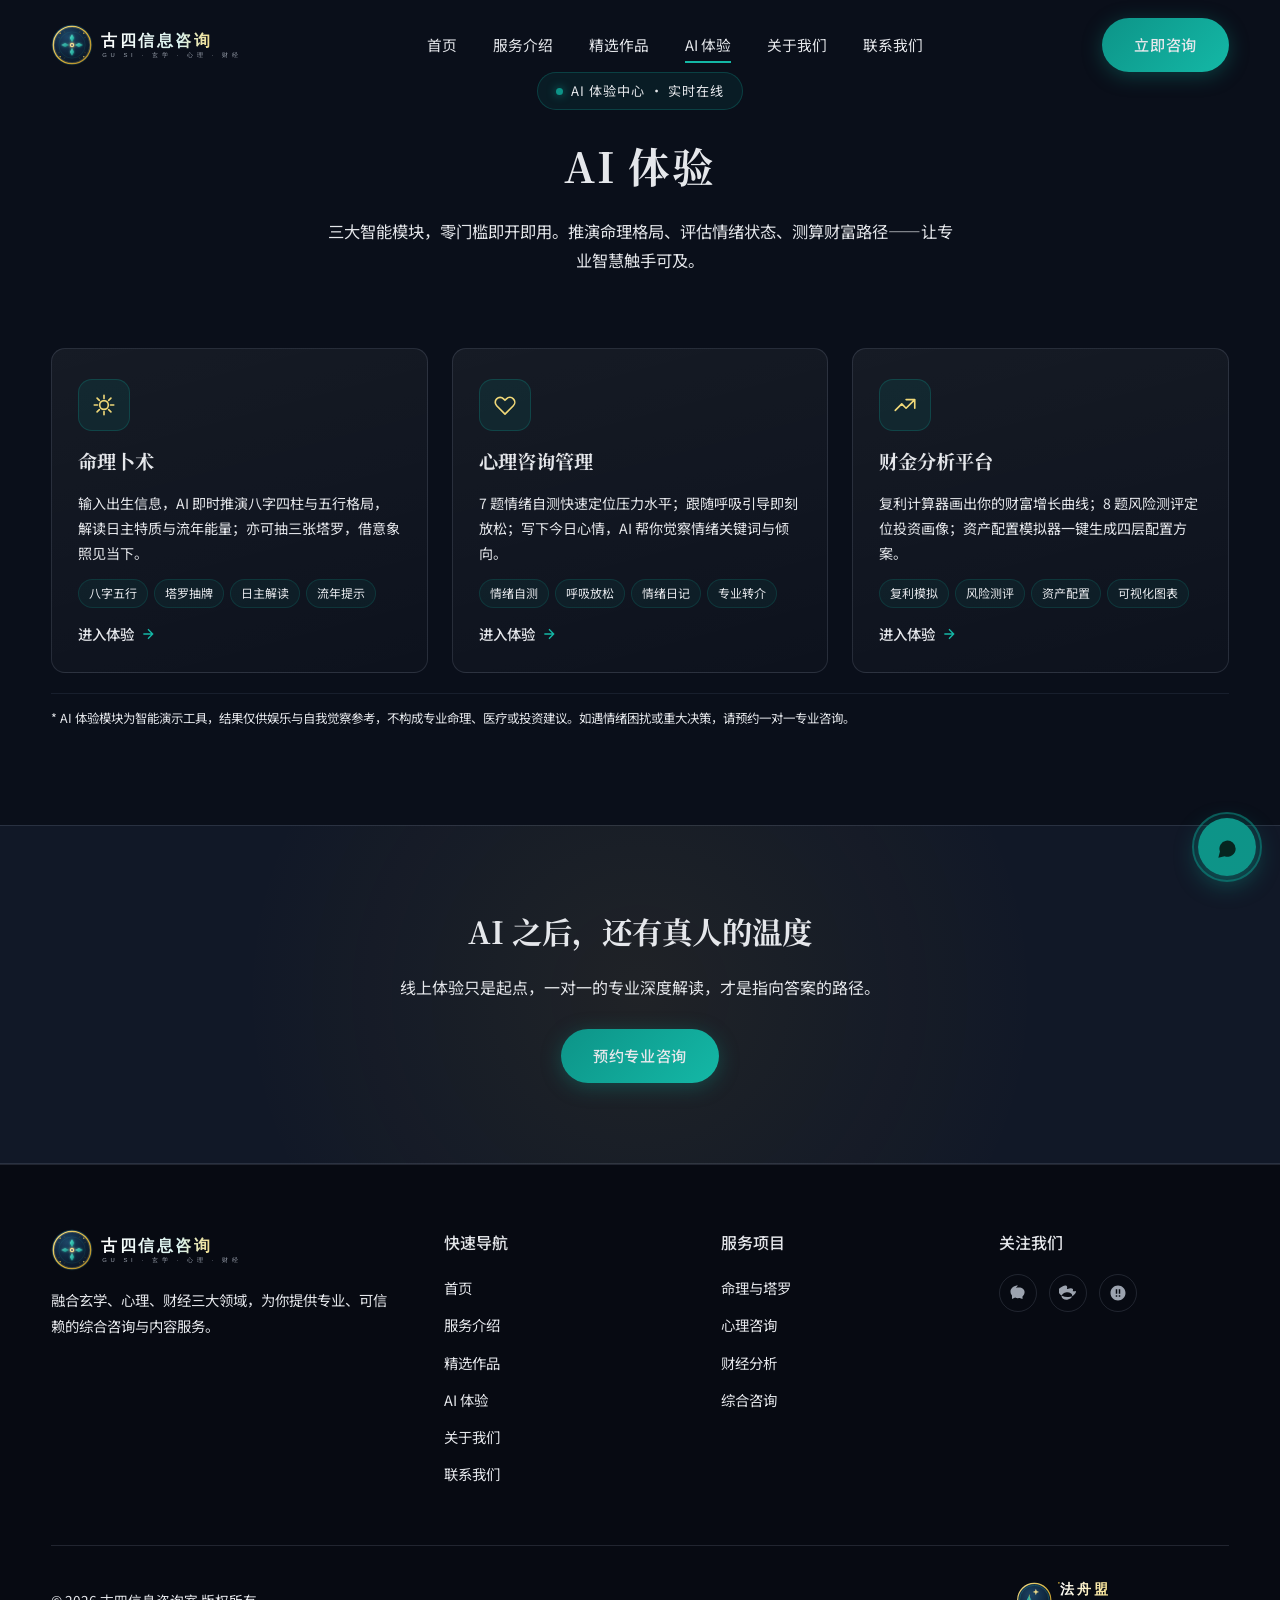
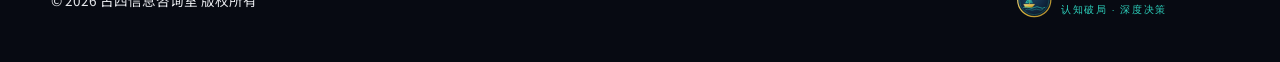
<file: ai.html>
<!DOCTYPE html>
<html lang="zh-CN">
<head>
  <meta charset="UTF-8">
  <meta name="viewport" content="width=device-width, initial-scale=1.0">
  <title>AI 体验 | 古四信息咨询工作室</title>
  <meta name="description" content="古四信息咨询工作室 AI 体验中心：命理卜术在线推演、心理咨询自测管理、财金分析计算平台，三大智能体验即刻开启。">
  <link rel="icon" type="image/svg+xml" href="assets/logo-mark.svg">
  <link rel="preconnect" href="https://fonts.googleapis.com">
  <link rel="preconnect" href="https://fonts.gstatic.com" crossorigin>
  <link href="https://fonts.googleapis.com/css2?family=Noto+Sans+SC:wght@300;400;500;600;700&family=Noto+Serif+SC:wght@400;600;700&display=swap" rel="stylesheet">
  <link rel="stylesheet" href="css/style.css?v=5">
</head>
<body>
  <header class="header">
    <div class="container header-inner">
      <a href="index.html" class="logo">
        <img src="assets/logo.svg" alt="古四信息咨询工作室">
      </a>
      <nav class="nav">
        <a href="index.html" class="nav-link">首页</a>
        <a href="services.html" class="nav-link">服务介绍</a>
        <a href="works.html" class="nav-link">精选作品</a>
        <a href="ai.html" class="nav-link active">AI 体验</a>
        <a href="about.html" class="nav-link">关于我们</a>
        <a href="contact.html" class="nav-link">联系我们</a>
      </nav>
      <div class="header-cta">
        <a href="contact.html" class="btn btn-primary">立即咨询</a>
        <button class="menu-toggle" aria-label="菜单">
          <span></span>
          <span></span>
          <span></span>
        </button>
      </div>
    </div>
  </header>

  <main>
    <section class="ai-hero">
      <div class="container">
        <span class="ai-badge reveal">AI 体验中心 · 实时在线</span>
        <h1 class="reveal">AI 体验</h1>
        <p class="reveal">三大智能模块，零门槛即开即用。推演命理格局、评估情绪状态、测算财富路径——让专业智慧触手可及。</p>
      </div>
    </section>

    <section class="section" style="padding-top: 12px;">
      <div class="container">
        <div class="ai-modules-grid">
          <a href="https://mb.gusiinfo.cn/" target="_blank" rel="noopener noreferrer" class="ai-module-card reveal">
            <div class="ai-module-icon">
              <svg xmlns="http://www.w3.org/2000/svg" fill="none" viewBox="0 0 24 24" stroke="currentColor" stroke-width="1.5" width="26" height="26">
                <path stroke-linecap="round" stroke-linejoin="round" d="M12 3v3m0 12v3M3 12h3m12 0h3M5.6 5.6l2.1 2.1m8.6 8.6l2.1 2.1m0-12.8l-2.1 2.1M7.7 16.3l-2.1 2.1M12 8a4 4 0 110 8 4 4 0 010-8z" />
              </svg>
            </div>
            <h3>命理卜术</h3>
            <p class="ai-module-desc">输入出生信息，AI 即时推演八字四柱与五行格局，解读日主特质与流年能量；亦可抽三张塔罗，借意象照见当下。</p>
            <div class="ai-module-features">
              <span>八字五行</span><span>塔罗抽牌</span><span>日主解读</span><span>流年提示</span>
            </div>
            <span class="service-link">进入体验 <svg width="16" height="16" viewBox="0 0 24 24" fill="none" stroke="currentColor" stroke-width="2"><path d="M5 12h14M12 5l7 7-7 7"/></svg></span>
          </a>

          <a href="https://psy.gusiinfo.cn/" target="_blank" rel="noopener noreferrer" class="ai-module-card reveal">
            <div class="ai-module-icon">
              <svg xmlns="http://www.w3.org/2000/svg" fill="none" viewBox="0 0 24 24" stroke="currentColor" stroke-width="1.5" width="26" height="26">
                <path stroke-linecap="round" stroke-linejoin="round" d="M4.318 6.318a4.5 4.5 0 000 6.364L12 20.364l7.682-7.682a4.5 4.5 0 00-6.364-6.364L12 7.636l-1.318-1.318a4.5 4.5 0 00-6.364 0z" />
              </svg>
            </div>
            <h3>心理咨询管理</h3>
            <p class="ai-module-desc">7 题情绪自测快速定位压力水平；跟随呼吸引导即刻放松；写下今日心情，AI 帮你觉察情绪关键词与倾向。</p>
            <div class="ai-module-features">
              <span>情绪自测</span><span>呼吸放松</span><span>情绪日记</span><span>专业转介</span>
            </div>
            <span class="service-link">进入体验 <svg width="16" height="16" viewBox="0 0 24 24" fill="none" stroke="currentColor" stroke-width="2"><path d="M5 12h14M12 5l7 7-7 7"/></svg></span>
          </a>

          <a href="https://fin.gusiinfo.cn/" target="_blank" rel="noopener noreferrer" class="ai-module-card reveal">
            <div class="ai-module-icon">
              <svg xmlns="http://www.w3.org/2000/svg" fill="none" viewBox="0 0 24 24" stroke="currentColor" stroke-width="1.5" width="26" height="26">
                <path stroke-linecap="round" stroke-linejoin="round" d="M13 7h8m0 0v8m0-8l-8 8-4-4-6 6" />
              </svg>
            </div>
            <h3>财金分析平台</h3>
            <p class="ai-module-desc">复利计算器画出你的财富增长曲线；8 题风险测评定位投资画像；资产配置模拟器一键生成四层配置方案。</p>
            <div class="ai-module-features">
              <span>复利模拟</span><span>风险测评</span><span>资产配置</span><span>可视化图表</span>
            </div>
            <span class="service-link">进入体验 <svg width="16" height="16" viewBox="0 0 24 24" fill="none" stroke="currentColor" stroke-width="2"><path d="M5 12h14M12 5l7 7-7 7"/></svg></span>
          </a>
        </div>
        <p class="ai-note">* AI 体验模块为智能演示工具，结果仅供娱乐与自我觉察参考，不构成专业命理、医疗或投资建议。如遇情绪困扰或重大决策，请预约一对一专业咨询。</p>
      </div>
    </section>

    <section class="section-cta">
      <div class="container reveal">
        <h2>AI 之后，还有真人的温度</h2>
        <p>线上体验只是起点，一对一的专业深度解读，才是指向答案的路径。</p>
        <a href="contact.html" class="btn btn-primary">预约专业咨询</a>
      </div>
    </section>
  </main>

  <footer class="footer">
    <div class="container">
      <div class="footer-grid">
        <div class="footer-brand">
          <a href="index.html" class="logo">
            <img src="assets/logo.svg" alt="古四信息咨询工作室">
          </a>
          <p>融合玄学、心理、财经三大领域，为你提供专业、可信赖的综合咨询与内容服务。</p>
        </div>
        <div>
          <h4 class="footer-title">快速导航</h4>
          <ul class="footer-links">
            <li><a href="index.html">首页</a></li>
            <li><a href="services.html">服务介绍</a></li>
            <li><a href="works.html">精选作品</a></li>
            <li><a href="ai.html">AI 体验</a></li>
            <li><a href="about.html">关于我们</a></li>
            <li><a href="contact.html">联系我们</a></li>
          </ul>
        </div>
        <div>
          <h4 class="footer-title">服务项目</h4>
          <ul class="footer-links">
            <li><a href="services.html#metaphysics">命理与塔罗</a></li>
            <li><a href="services.html#psychology">心理咨询</a></li>
            <li><a href="services.html#finance">财经分析</a></li>
            <li><a href="contact.html">综合咨询</a></li>
          </ul>
        </div>
        <div>
          <h4 class="footer-title">关注我们</h4>
          <div class="social-links">
            <a href="#" aria-label="微信"><svg width="18" height="18" viewBox="0 0 24 24" fill="currentColor"><path d="M8.5 13a1.5 1.5 0 100-3 1.5 1.5 0 000 3zm5 0a1.5 1.5 0 100-3 1.5 1.5 0 000 3z"/><path d="M12 2C6.48 2 2 5.58 2 10c0 2.03.76 3.87 2 5.29V20l4.09-1.87c1.25.53 2.64.82 4.12.82.65 0 1.28-.06 1.89-.17L18 20v-3.5c1.69-1.43 2.8-3.52 2.8-5.88 0-3.31-3.36-6-7.5-6S5.8 5.31 5.8 8.5"/></svg></a>
            <a href="#" aria-label="微博"><svg width="18" height="18" viewBox="0 0 24 24" fill="currentColor"><path d="M10.98 20.89c-3.93.44-7.31-1.4-7.55-4.1-.24-2.7 2.73-5.34 6.66-5.78 3.93-.44 7.31 1.4 7.55 4.1.24 2.7-2.73 5.34-6.66 5.78zm7.84-11.36c-.32-.1-.54-.17-.37-.61.36-.92.4-1.72.01-2.29-1.03-1.48-3.85-1.4-7.1-.04 0 0-1.02.45-.76-.36.5-1.6.42-2.94-.35-3.72-1.74-1.77-6.39.07-10.38 4.1C-1.8 9.47-.12 13.54 3.9 15.68c4.62 2.42 10.52 2.42 14.84-.18 1.84-1.12 3.3-2.87 3.86-4.76.32-1.06-.28-1.57-.78-1.21z"/></svg></a>
            <a href="#" aria-label="小红书"><svg width="18" height="18" viewBox="0 0 24 24" fill="currentColor"><path d="M12 2C6.48 2 2 6.48 2 12s4.48 10 10 10 10-4.48 10-10S17.52 2 12 2zm-1 15h-2v-2h2v2zm0-4h-2V7h2v6zm4 4h-2v-2h2v2zm0-4h-2V7h2v6z"/></svg></a>
          </div>
        </div>
      </div>
      <div class="footer-bottom">
        <span>© 2026 古四信息咨询室 版权所有</span>
        <span class="footer-brand-badge" title="法舟盟 · 认知破局、深度决策">
          <img src="assets/fazhoumeng.svg" alt="法舟盟 · 认知破局、深度决策">
        </span>
      </div>
    </div>
  </footer>

  <script src="js/main.js"></script>
</body>
</html>
</file>
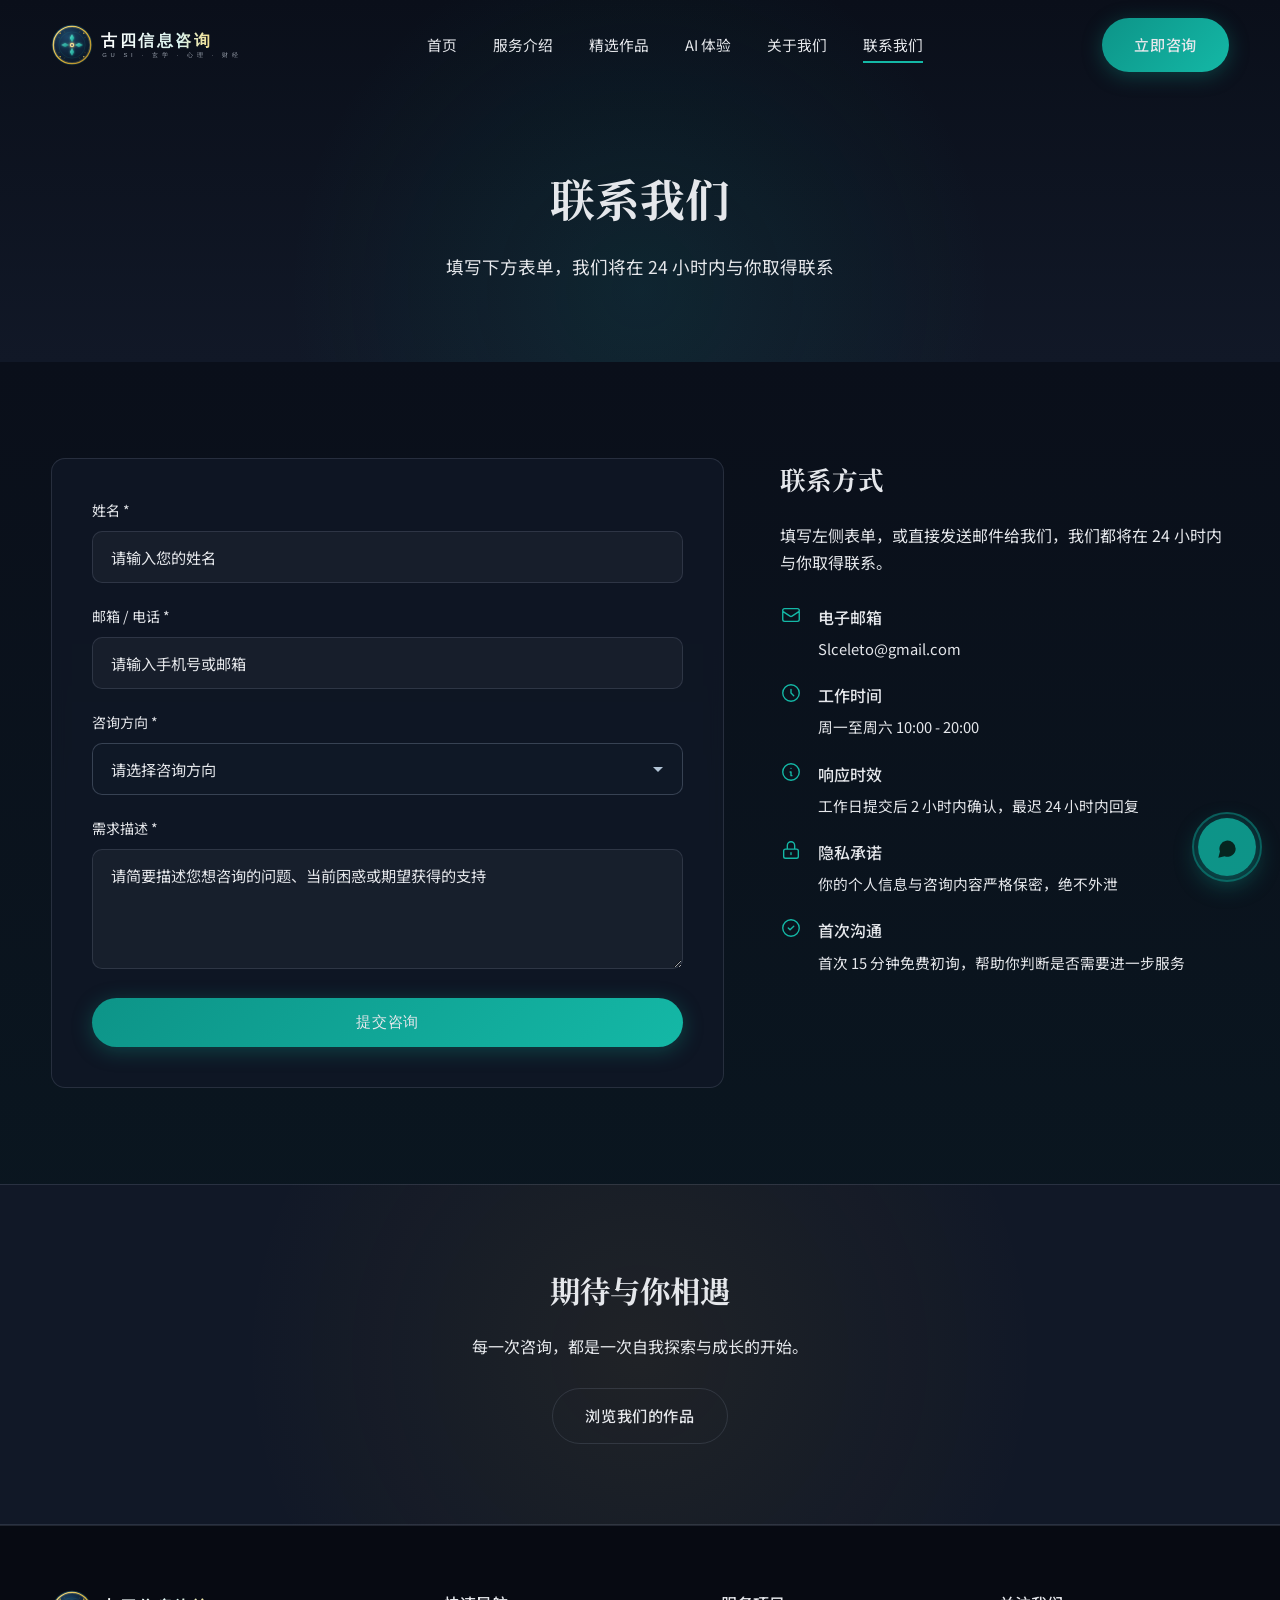
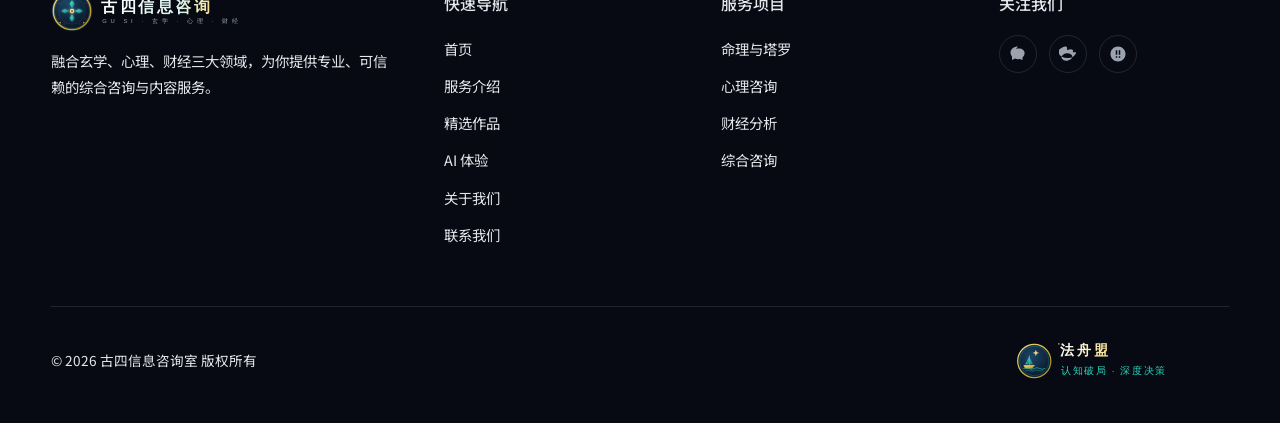
<file: contact.html>
<!DOCTYPE html>
<html lang="zh-CN">
<head>
  <meta charset="UTF-8">
  <meta name="viewport" content="width=device-width, initial-scale=1.0">
  <title>联系我们 | 古四信息咨询工作室</title>
  <meta name="description" content="联系古四信息咨询工作室，提交咨询需求。我们提供玄学、心理、财经三大领域的专业咨询服务，将在 24 小时内回复。">
  <link rel="icon" type="image/svg+xml" href="assets/logo-mark.svg">
  <link rel="preconnect" href="https://fonts.googleapis.com">
  <link rel="preconnect" href="https://fonts.gstatic.com" crossorigin>
  <link href="https://fonts.googleapis.com/css2?family=Noto+Sans+SC:wght@300;400;500;600;700&family=Noto+Serif+SC:wght@400;600;700&display=swap" rel="stylesheet">
  <link rel="stylesheet" href="css/style.css?v=5">
</head>
<body>
  <header class="header">
    <div class="container header-inner">
      <a href="index.html" class="logo">
        <img src="assets/logo.svg" alt="古四信息咨询工作室">
      </a>
      <nav class="nav">
        <a href="index.html" class="nav-link">首页</a>
        <a href="services.html" class="nav-link">服务介绍</a>
        <a href="works.html" class="nav-link">精选作品</a>
        <a href="ai.html" class="nav-link">AI 体验</a>
        <a href="about.html" class="nav-link">关于我们</a>
        <a href="contact.html" class="nav-link active">联系我们</a>
      </nav>
      <div class="header-cta">
        <a href="contact.html" class="btn btn-primary">立即咨询</a>
        <button class="menu-toggle" aria-label="菜单">
          <span></span>
          <span></span>
          <span></span>
        </button>
      </div>
    </div>
  </header>

  <main>
    <section class="page-header">
      <div class="container">
        <h1 class="reveal">联系我们</h1>
        <p class="reveal">填写下方表单，我们将在 24 小时内与你取得联系</p>
      </div>
    </section>

    <section class="section contact-section">
      <div class="container">
        <div class="contact-grid reveal">
          <div class="form-card">
            <form class="contact-form">
              <div class="form-group">
                <label for="name">姓名 *</label>
                <input type="text" id="name" name="name" class="form-control" placeholder="请输入您的姓名">
                <div class="error-msg"></div>
              </div>
              <div class="form-group">
                <label for="contact">邮箱 / 电话 *</label>
                <input type="text" id="contact" name="contact" class="form-control" placeholder="请输入手机号或邮箱">
                <div class="error-msg"></div>
              </div>
              <div class="form-group">
                <label for="direction">咨询方向 *</label>
                <select id="direction" name="direction" class="form-control">
                  <option value="">请选择咨询方向</option>
                  <option value="metaphysics">玄学（命理 / 塔罗 / 风水）</option>
                  <option value="psychology">心理（情绪 / 认知 / 关系）</option>
                  <option value="finance">财经（投资 / 理财 / 市场）</option>
                  <option value="comprehensive">综合咨询</option>
                </select>
                <div class="error-msg"></div>
              </div>
              <div class="form-group">
                <label for="content">需求描述 *</label>
                <textarea id="content" name="content" class="form-control" placeholder="请简要描述您想咨询的问题、当前困惑或期望获得的支持"></textarea>
                <div class="error-msg"></div>
              </div>
              <button type="submit" class="btn btn-primary" style="width: 100%;">提交咨询</button>
            </form>
          </div>
          <div class="contact-info">
            <h3>联系方式</h3>
            <p>填写左侧表单，或直接发送邮件给我们，我们都将在 24 小时内与你取得联系。</p>
            <div class="info-item">
              <svg xmlns="http://www.w3.org/2000/svg" fill="none" viewBox="0 0 24 24" stroke="currentColor" stroke-width="1.5">
                <path stroke-linecap="round" stroke-linejoin="round" d="M3 8l7.89 5.26a2 2 0 002.22 0L21 8M5 19h14a2 2 0 002-2V7a2 2 0 00-2-2H5a2 2 0 00-2 2v10a2 2 0 002 2z" />
              </svg>
              <div>
                <strong>电子邮箱</strong>
                <span>Slceleto@gmail.com</span>
              </div>
            </div>
            <div class="info-item">
              <svg xmlns="http://www.w3.org/2000/svg" fill="none" viewBox="0 0 24 24" stroke="currentColor" stroke-width="1.5">
                <path stroke-linecap="round" stroke-linejoin="round" d="M12 8v4l3 3m6-3a9 9 0 11-18 0 9 9 0 0118 0z" />
              </svg>
              <div>
                <strong>工作时间</strong>
                <span>周一至周六 10:00 - 20:00</span>
              </div>
            </div>

            <div class="info-item">
              <svg xmlns="http://www.w3.org/2000/svg" fill="none" viewBox="0 0 24 24" stroke="currentColor" stroke-width="1.5">
                <path stroke-linecap="round" stroke-linejoin="round" d="M13 16h-1v-4h-1m1-4h.01M21 12a9 9 0 11-18 0 9 9 0 0118 0z" />
              </svg>
              <div>
                <strong>响应时效</strong>
                <span>工作日提交后 2 小时内确认，最迟 24 小时内回复</span>
              </div>
            </div>
            <div class="info-item">
              <svg xmlns="http://www.w3.org/2000/svg" fill="none" viewBox="0 0 24 24" stroke="currentColor" stroke-width="1.5">
                <path stroke-linecap="round" stroke-linejoin="round" d="M12 15v2m-6 4h12a2 2 0 002-2v-6a2 2 0 00-2-2H6a2 2 0 00-2 2v6a2 2 0 002 2zm10-10V7a4 4 0 00-8 0v4h8z" />
              </svg>
              <div>
                <strong>隐私承诺</strong>
                <span>你的个人信息与咨询内容严格保密，绝不外泄</span>
              </div>
            </div>
            <div class="info-item">
              <svg xmlns="http://www.w3.org/2000/svg" fill="none" viewBox="0 0 24 24" stroke="currentColor" stroke-width="1.5">
                <path stroke-linecap="round" stroke-linejoin="round" d="M9 12l2 2 4-4m6 2a9 9 0 11-18 0 9 9 0 0118 0z" />
              </svg>
              <div>
                <strong>首次沟通</strong>
                <span>首次 15 分钟免费初询，帮助你判断是否需要进一步服务</span>
              </div>
            </div>
          </div>
        </div>
      </div>
    </section>

    <section class="section-cta">
      <div class="container reveal">
        <h2>期待与你相遇</h2>
        <p>每一次咨询，都是一次自我探索与成长的开始。</p>
        <a href="works.html" class="btn btn-outline">浏览我们的作品</a>
      </div>
    </section>
  </main>

  <footer class="footer">
    <div class="container">
      <div class="footer-grid">
        <div class="footer-brand">
          <a href="index.html" class="logo">
            <img src="assets/logo.svg" alt="古四信息咨询工作室">
          </a>
          <p>融合玄学、心理、财经三大领域，为你提供专业、可信赖的综合咨询与内容服务。</p>
        </div>
        <div>
          <h4 class="footer-title">快速导航</h4>
          <ul class="footer-links">
            <li><a href="index.html">首页</a></li>
            <li><a href="services.html">服务介绍</a></li>
            <li><a href="works.html">精选作品</a></li>
            <li><a href="ai.html">AI 体验</a></li>
            <li><a href="about.html">关于我们</a></li>
            <li><a href="contact.html">联系我们</a></li>
          </ul>
        </div>
        <div>
          <h4 class="footer-title">服务项目</h4>
          <ul class="footer-links">
            <li><a href="services.html#metaphysics">命理与塔罗</a></li>
            <li><a href="services.html#psychology">心理咨询</a></li>
            <li><a href="services.html#finance">财经分析</a></li>
            <li><a href="contact.html">综合咨询</a></li>
          </ul>
        </div>
        <div>
          <h4 class="footer-title">关注我们</h4>
          <div class="social-links">
            <a href="#" aria-label="微信"><svg width="18" height="18" viewBox="0 0 24 24" fill="currentColor"><path d="M8.5 13a1.5 1.5 0 100-3 1.5 1.5 0 000 3zm5 0a1.5 1.5 0 100-3 1.5 1.5 0 000 3z"/><path d="M12 2C6.48 2 2 5.58 2 10c0 2.03.76 3.87 2 5.29V20l4.09-1.87c1.25.53 2.64.82 4.12.82.65 0 1.28-.06 1.89-.17L18 20v-3.5c1.69-1.43 2.8-3.52 2.8-5.88 0-3.31-3.36-6-7.5-6S5.8 5.31 5.8 8.5"/></svg></a>
            <a href="#" aria-label="微博"><svg width="18" height="18" viewBox="0 0 24 24" fill="currentColor"><path d="M10.98 20.89c-3.93.44-7.31-1.4-7.55-4.1-.24-2.7 2.73-5.34 6.66-5.78 3.93-.44 7.31 1.4 7.55 4.1.24 2.7-2.73 5.34-6.66 5.78zm7.84-11.36c-.32-.1-.54-.17-.37-.61.36-.92.4-1.72.01-2.29-1.03-1.48-3.85-1.4-7.1-.04 0 0-1.02.45-.76-.36.5-1.6.42-2.94-.35-3.72-1.74-1.77-6.39.07-10.38 4.1C-1.8 9.47-.12 13.54 3.9 15.68c4.62 2.42 10.52 2.42 14.84-.18 1.84-1.12 3.3-2.87 3.86-4.76.32-1.06-.28-1.57-.78-1.21z"/></svg></a>
            <a href="#" aria-label="小红书"><svg width="18" height="18" viewBox="0 0 24 24" fill="currentColor"><path d="M12 2C6.48 2 2 6.48 2 12s4.48 10 10 10 10-4.48 10-10S17.52 2 12 2zm-1 15h-2v-2h2v2zm0-4h-2V7h2v6zm4 4h-2v-2h2v2zm0-4h-2V7h2v6z"/></svg></a>
          </div>
        </div>
      </div>
      <div class="footer-bottom">
        <span>© 2026 古四信息咨询室 版权所有</span>
        <span class="footer-brand-badge" title="法舟盟 · 认知破局、深度决策">
          <img src="assets/fazhoumeng.svg" alt="法舟盟 · 认知破局、深度决策">
        </span>
      </div>
    </div>
  </footer>

  <script src="js/main.js"></script>
</body>
</html>
</file>
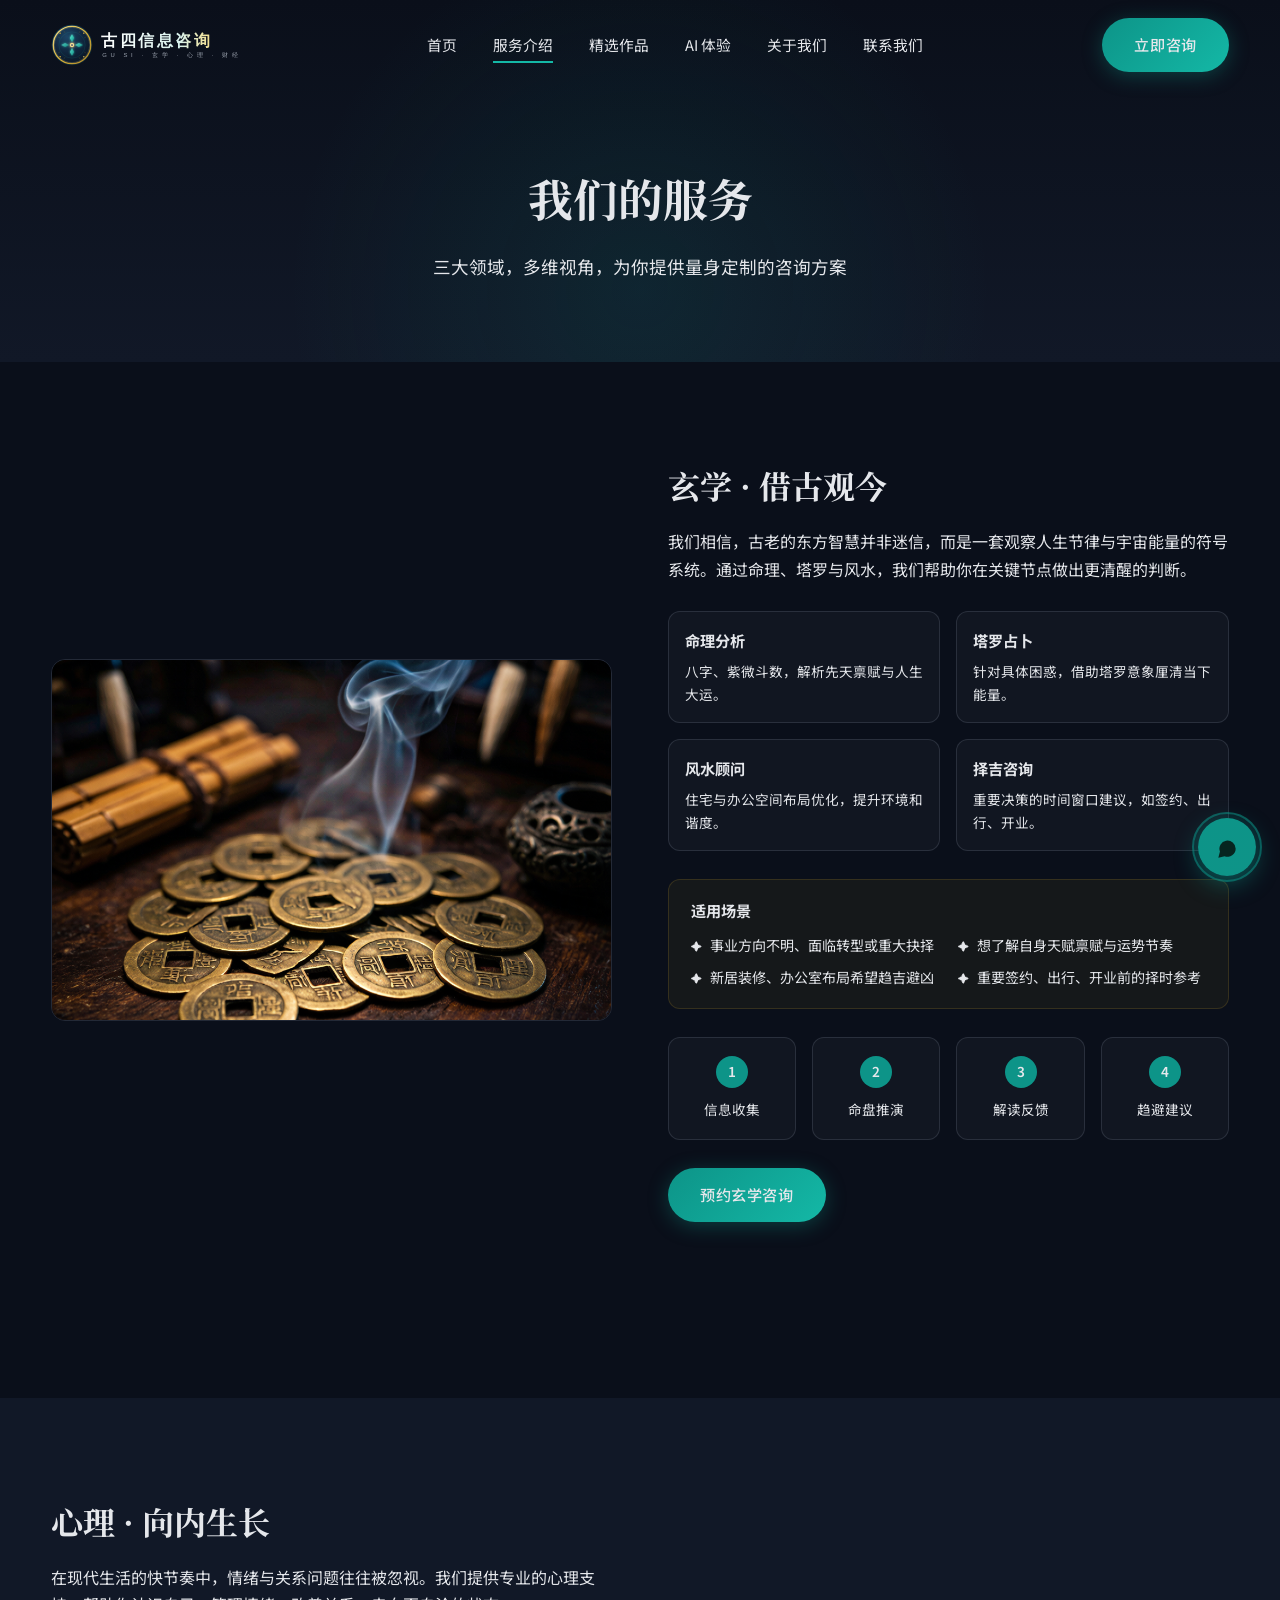
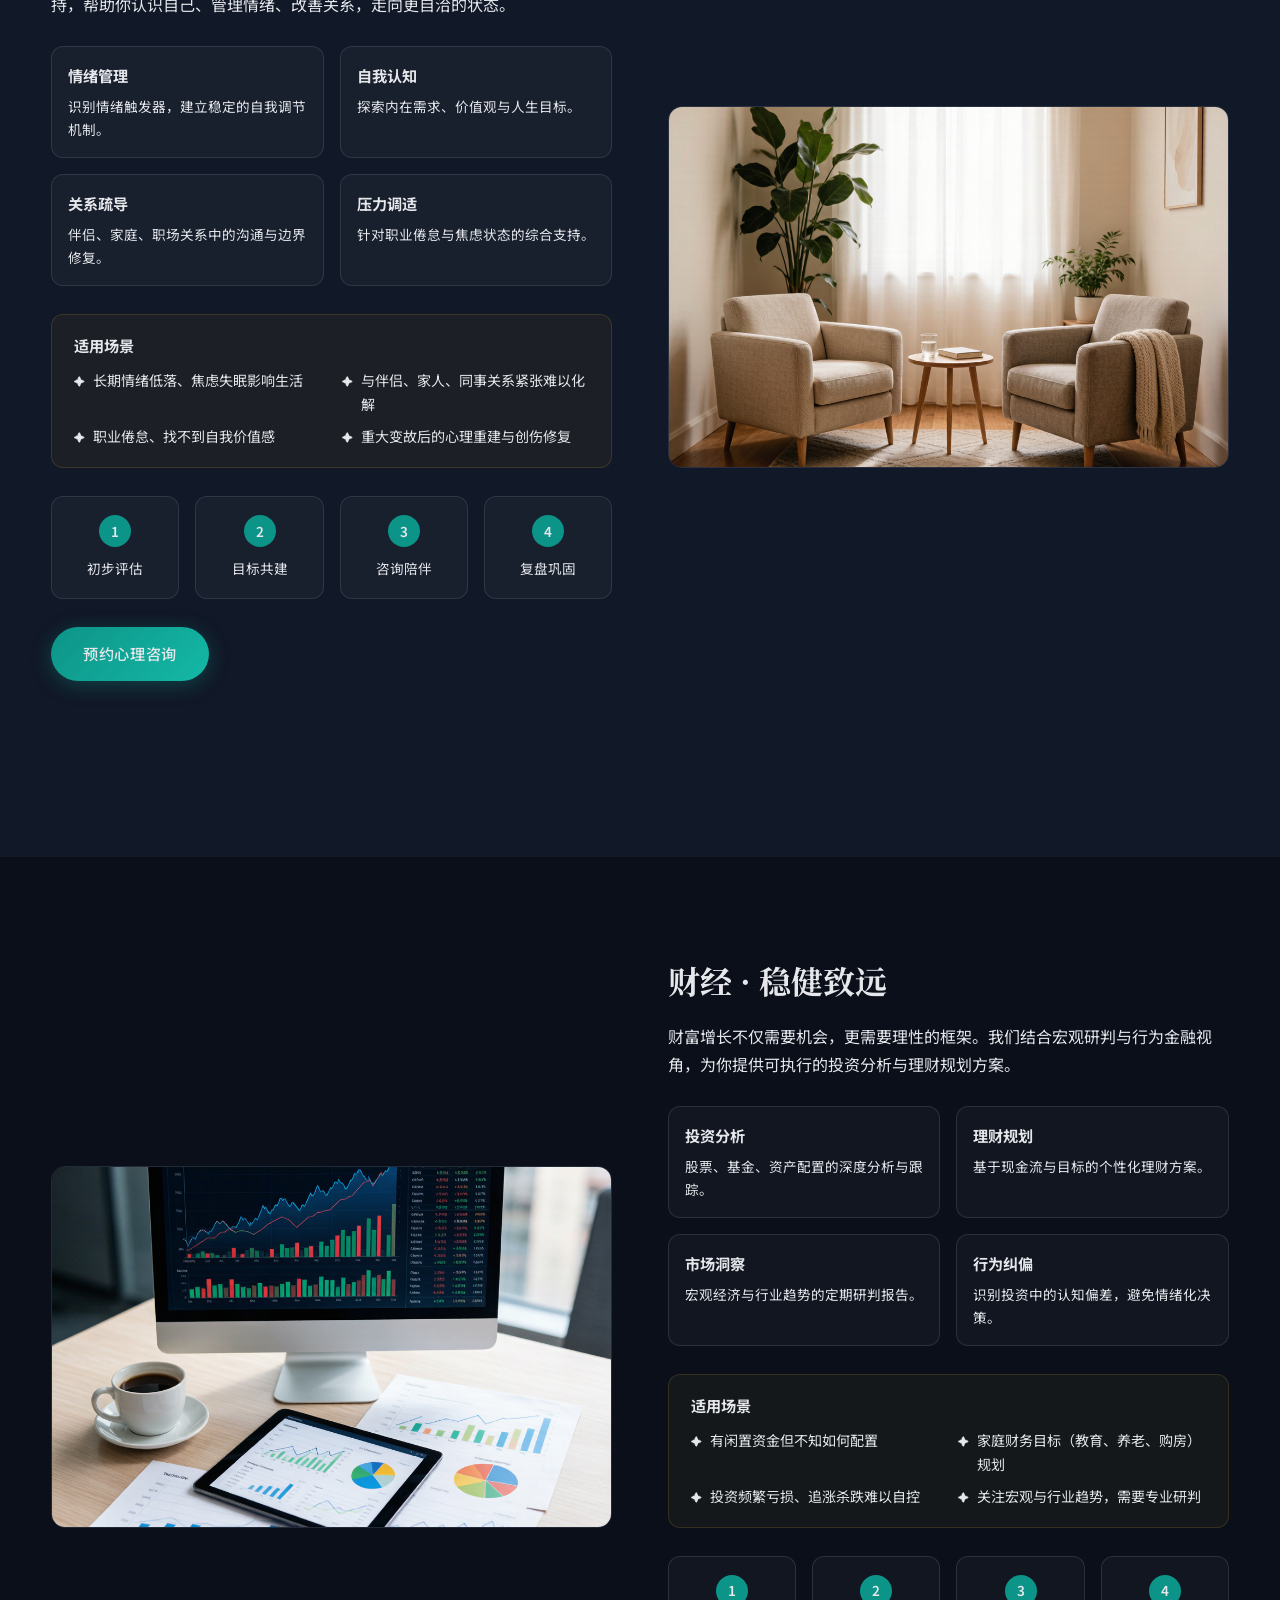
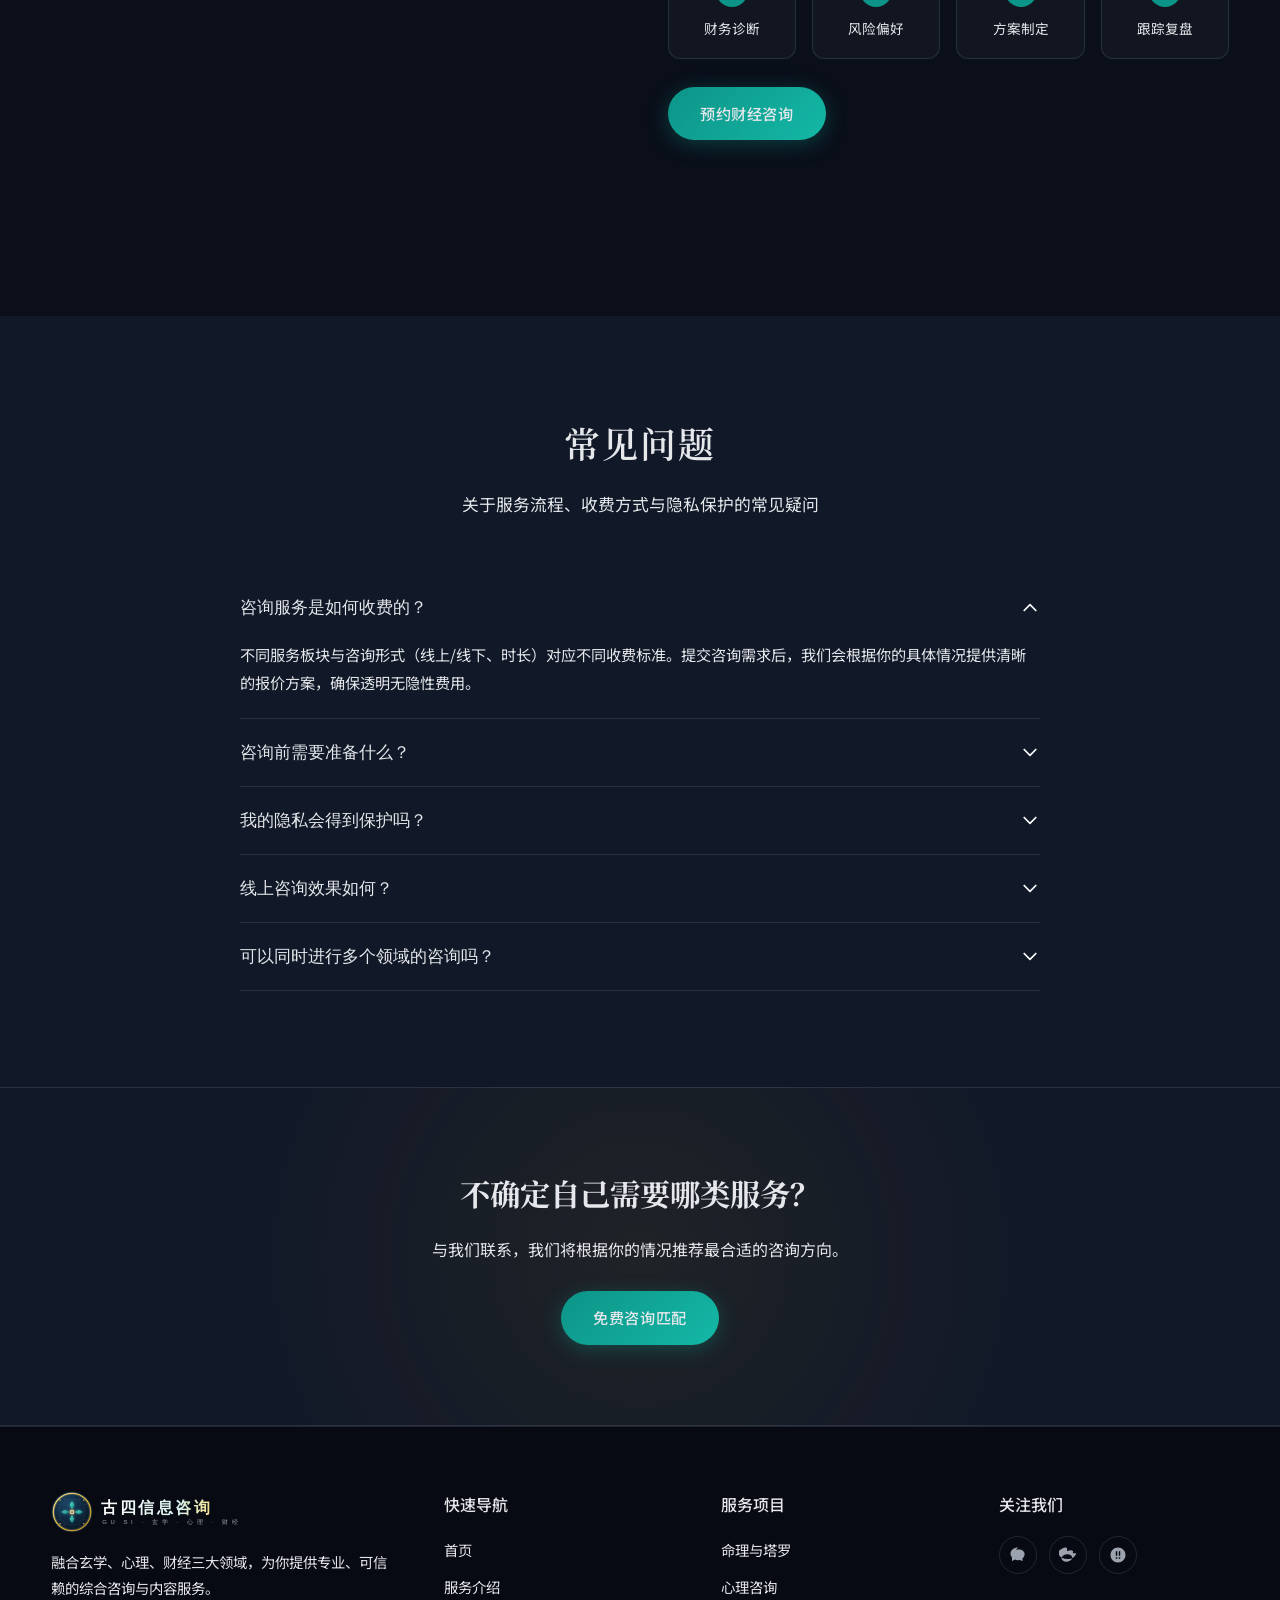
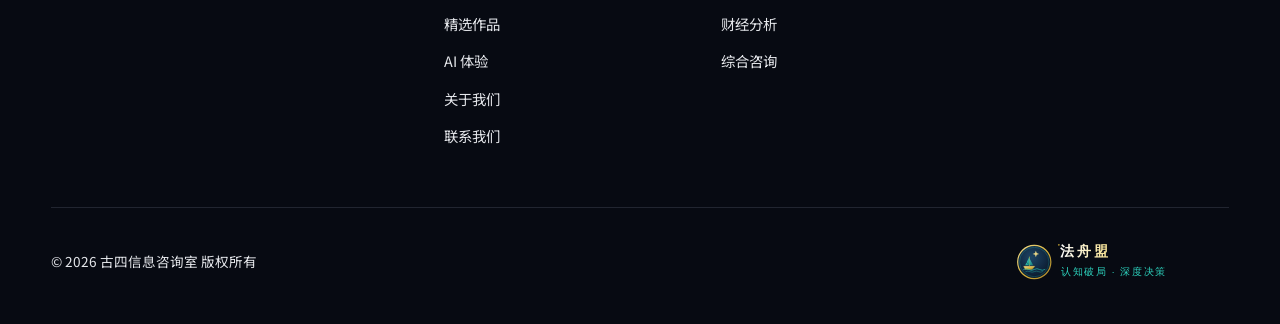
<file: services.html>
<!DOCTYPE html>
<html lang="zh-CN">
<head>
  <meta charset="UTF-8">
  <meta name="viewport" content="width=device-width, initial-scale=1.0">
  <title>服务介绍 | 古四信息咨询工作室</title>
  <meta name="description" content="古四信息咨询工作室提供玄学、心理、财经三大服务板块，详细介绍具体项目、适用场景与服务流程。">
  <link rel="icon" type="image/svg+xml" href="assets/logo-mark.svg">
  <link rel="preconnect" href="https://fonts.googleapis.com">
  <link rel="preconnect" href="https://fonts.gstatic.com" crossorigin>
  <link href="https://fonts.googleapis.com/css2?family=Noto+Sans+SC:wght@300;400;500;600;700&family=Noto+Serif+SC:wght@400;600;700&display=swap" rel="stylesheet">
  <link rel="stylesheet" href="css/style.css?v=5">
</head>
<body>
  <header class="header">
    <div class="container header-inner">
      <a href="index.html" class="logo">
        <img src="assets/logo.svg" alt="古四信息咨询工作室">
      </a>
      <nav class="nav">
        <a href="index.html" class="nav-link">首页</a>
        <a href="services.html" class="nav-link active">服务介绍</a>
        <a href="works.html" class="nav-link">精选作品</a>
        <a href="ai.html" class="nav-link">AI 体验</a>
        <a href="about.html" class="nav-link">关于我们</a>
        <a href="contact.html" class="nav-link">联系我们</a>
      </nav>
      <div class="header-cta">
        <a href="contact.html" class="btn btn-primary">立即咨询</a>
        <button class="menu-toggle" aria-label="菜单">
          <span></span>
          <span></span>
          <span></span>
        </button>
      </div>
    </div>
  </header>

  <main>
    <section class="page-header">
      <div class="container">
        <h1 class="reveal">我们的服务</h1>
        <p class="reveal">三大领域，多维视角，为你提供量身定制的咨询方案</p>
      </div>
    </section>

    <section class="section" id="metaphysics">
      <div class="container">
        <div class="service-detail reveal">
          <div class="service-visual">
            <img src="assets/service-metaphysics.jpg" alt="玄学服务">
          </div>
          <div class="service-content">
            <h2>玄学 · 借古观今</h2>
            <p>我们相信，古老的东方智慧并非迷信，而是一套观察人生节律与宇宙能量的符号系统。通过命理、塔罗与风水，我们帮助你在关键节点做出更清醒的判断。</p>
            <div class="service-items">
              <div class="service-item">
                <h4>命理分析</h4>
                <p>八字、紫微斗数，解析先天禀赋与人生大运。</p>
              </div>
              <div class="service-item">
                <h4>塔罗占卜</h4>
                <p>针对具体困惑，借助塔罗意象厘清当下能量。</p>
              </div>
              <div class="service-item">
                <h4>风水顾问</h4>
                <p>住宅与办公空间布局优化，提升环境和谐度。</p>
              </div>
              <div class="service-item">
                <h4>择吉咨询</h4>
                <p>重要决策的时间窗口建议，如签约、出行、开业。</p>
              </div>
            </div>
            <div class="service-scenes">
              <h4>适用场景</h4>
              <ul>
                <li>事业方向不明、面临转型或重大抉择</li>
                <li>想了解自身天赋禀赋与运势节奏</li>
                <li>新居装修、办公室布局希望趋吉避凶</li>
                <li>重要签约、出行、开业前的择时参考</li>
              </ul>
            </div>
            <div class="process-steps">
              <div class="process-step"><span class="num">1</span><span>信息收集</span></div>
              <div class="process-step"><span class="num">2</span><span>命盘推演</span></div>
              <div class="process-step"><span class="num">3</span><span>解读反馈</span></div>
              <div class="process-step"><span class="num">4</span><span>趋避建议</span></div>
            </div>
            <a href="contact.html?direction=metaphysics" class="btn btn-primary">预约玄学咨询</a>
          </div>
        </div>
      </div>
    </section>

    <section class="section" style="background: var(--color-bg-soft);" id="psychology">
      <div class="container">
        <div class="service-detail reverse reveal">
          <div class="service-visual">
            <img src="assets/service-psychology.jpg" alt="心理咨询">
          </div>
          <div class="service-content">
            <h2>心理 · 向内生长</h2>
            <p>在现代生活的快节奏中，情绪与关系问题往往被忽视。我们提供专业的心理支持，帮助你认识自己、管理情绪、改善关系，走向更自洽的状态。</p>
            <div class="service-items">
              <div class="service-item">
                <h4>情绪管理</h4>
                <p>识别情绪触发器，建立稳定的自我调节机制。</p>
              </div>
              <div class="service-item">
                <h4>自我认知</h4>
                <p>探索内在需求、价值观与人生目标。</p>
              </div>
              <div class="service-item">
                <h4>关系疏导</h4>
                <p>伴侣、家庭、职场关系中的沟通与边界修复。</p>
              </div>
              <div class="service-item">
                <h4>压力调适</h4>
                <p>针对职业倦怠与焦虑状态的综合支持。</p>
              </div>
            </div>
            <div class="service-scenes">
              <h4>适用场景</h4>
              <ul>
                <li>长期情绪低落、焦虑失眠影响生活</li>
                <li>与伴侣、家人、同事关系紧张难以化解</li>
                <li>职业倦怠、找不到自我价值感</li>
                <li>重大变故后的心理重建与创伤修复</li>
              </ul>
            </div>
            <div class="process-steps">
              <div class="process-step"><span class="num">1</span><span>初步评估</span></div>
              <div class="process-step"><span class="num">2</span><span>目标共建</span></div>
              <div class="process-step"><span class="num">3</span><span>咨询陪伴</span></div>
              <div class="process-step"><span class="num">4</span><span>复盘巩固</span></div>
            </div>
            <a href="contact.html?direction=psychology" class="btn btn-primary">预约心理咨询</a>
          </div>
        </div>
      </div>
    </section>

    <section class="section" id="finance">
      <div class="container">
        <div class="service-detail reveal">
          <div class="service-visual">
            <img src="assets/service-finance.jpg" alt="财经服务">
          </div>
          <div class="service-content">
            <h2>财经 · 稳健致远</h2>
            <p>财富增长不仅需要机会，更需要理性的框架。我们结合宏观研判与行为金融视角，为你提供可执行的投资分析与理财规划方案。</p>
            <div class="service-items">
              <div class="service-item">
                <h4>投资分析</h4>
                <p>股票、基金、资产配置的深度分析与跟踪。</p>
              </div>
              <div class="service-item">
                <h4>理财规划</h4>
                <p>基于现金流与目标的个性化理财方案。</p>
              </div>
              <div class="service-item">
                <h4>市场洞察</h4>
                <p>宏观经济与行业趋势的定期研判报告。</p>
              </div>
              <div class="service-item">
                <h4>行为纠偏</h4>
                <p>识别投资中的认知偏差，避免情绪化决策。</p>
              </div>
            </div>
            <div class="service-scenes">
              <h4>适用场景</h4>
              <ul>
                <li>有闲置资金但不知如何配置</li>
                <li>家庭财务目标（教育、养老、购房）规划</li>
                <li>投资频繁亏损、追涨杀跌难以自控</li>
                <li>关注宏观与行业趋势，需要专业研判</li>
              </ul>
            </div>
            <div class="process-steps">
              <div class="process-step"><span class="num">1</span><span>财务诊断</span></div>
              <div class="process-step"><span class="num">2</span><span>风险偏好</span></div>
              <div class="process-step"><span class="num">3</span><span>方案制定</span></div>
              <div class="process-step"><span class="num">4</span><span>跟踪复盘</span></div>
            </div>
            <a href="contact.html?direction=finance" class="btn btn-primary">预约财经咨询</a>
          </div>
        </div>
      </div>
    </section>

    <section class="section" style="background: var(--color-bg-soft);">
      <div class="container">
        <h2 class="section-title reveal">常见问题</h2>
        <p class="section-subtitle reveal">关于服务流程、收费方式与隐私保护的常见疑问</p>
        <div class="faq-list reveal">
          <div class="faq-item active">
            <button class="faq-question">
              咨询服务是如何收费的？
              <svg xmlns="http://www.w3.org/2000/svg" fill="none" viewBox="0 0 24 24" stroke="currentColor" stroke-width="2"><path stroke-linecap="round" stroke-linejoin="round" d="M19 9l-7 7-7-7" /></svg>
            </button>
            <div class="faq-answer">
              <p>不同服务板块与咨询形式（线上/线下、时长）对应不同收费标准。提交咨询需求后，我们会根据你的具体情况提供清晰的报价方案，确保透明无隐性费用。</p>
            </div>
          </div>
          <div class="faq-item">
            <button class="faq-question">
              咨询前需要准备什么？
              <svg xmlns="http://www.w3.org/2000/svg" fill="none" viewBox="0 0 24 24" stroke="currentColor" stroke-width="2"><path stroke-linecap="round" stroke-linejoin="round" d="M19 9l-7 7-7-7" /></svg>
            </button>
            <div class="faq-answer">
              <p>玄学咨询通常需要提供准确的出生年月日时；心理咨询建议提前梳理最困扰你的 1-3 个问题；财经咨询请准备基本资产、收入与风险承受能力信息。</p>
            </div>
          </div>
          <div class="faq-item">
            <button class="faq-question">
              我的隐私会得到保护吗？
              <svg xmlns="http://www.w3.org/2000/svg" fill="none" viewBox="0 0 24 24" stroke="currentColor" stroke-width="2"><path stroke-linecap="round" stroke-linejoin="round" d="M19 9l-7 7-7-7" /></svg>
            </button>
            <div class="faq-answer">
              <p>我们严格遵守保密原则，所有咨询内容与个人信息仅用于服务交付，未经你的明确同意不会向任何第三方披露。</p>
            </div>
          </div>
          <div class="faq-item">
            <button class="faq-question">
              线上咨询效果如何？
              <svg xmlns="http://www.w3.org/2000/svg" fill="none" viewBox="0 0 24 24" stroke="currentColor" stroke-width="2"><path stroke-linecap="round" stroke-linejoin="round" d="M19 9l-7 7-7-7" /></svg>
            </button>
            <div class="faq-answer">
              <p>线上咨询是我们最常用的服务形式，效果与线下相当，且更加灵活。我们使用稳定的视频会议工具，确保沟通顺畅。</p>
            </div>
          </div>
          <div class="faq-item">
            <button class="faq-question">
              可以同时进行多个领域的咨询吗？
              <svg xmlns="http://www.w3.org/2000/svg" fill="none" viewBox="0 0 24 24" stroke="currentColor" stroke-width="2"><path stroke-linecap="round" stroke-linejoin="round" d="M19 9l-7 7-7-7" /></svg>
            </button>
            <div class="faq-answer">
              <p>当然可以。很多来访者会同时关注事业、情感与财务问题。我们会根据你的需求，安排擅长综合视角的顾问或跨领域团队协作。</p>
            </div>
          </div>
        </div>
      </div>
    </section>

    <section class="section-cta">
      <div class="container reveal">
        <h2>不确定自己需要哪类服务？</h2>
        <p>与我们联系，我们将根据你的情况推荐最合适的咨询方向。</p>
        <a href="contact.html" class="btn btn-primary">免费咨询匹配</a>
      </div>
    </section>
  </main>

  <footer class="footer">
    <div class="container">
      <div class="footer-grid">
        <div class="footer-brand">
          <a href="index.html" class="logo">
            <img src="assets/logo.svg" alt="古四信息咨询工作室">
          </a>
          <p>融合玄学、心理、财经三大领域，为你提供专业、可信赖的综合咨询与内容服务。</p>
        </div>
        <div>
          <h4 class="footer-title">快速导航</h4>
          <ul class="footer-links">
            <li><a href="index.html">首页</a></li>
            <li><a href="services.html">服务介绍</a></li>
            <li><a href="works.html">精选作品</a></li>
            <li><a href="ai.html">AI 体验</a></li>
            <li><a href="about.html">关于我们</a></li>
            <li><a href="contact.html">联系我们</a></li>
          </ul>
        </div>
        <div>
          <h4 class="footer-title">服务项目</h4>
          <ul class="footer-links">
            <li><a href="services.html#metaphysics">命理与塔罗</a></li>
            <li><a href="services.html#psychology">心理咨询</a></li>
            <li><a href="services.html#finance">财经分析</a></li>
            <li><a href="contact.html">综合咨询</a></li>
          </ul>
        </div>
        <div>
          <h4 class="footer-title">关注我们</h4>
          <div class="social-links">
            <a href="#" aria-label="微信"><svg width="18" height="18" viewBox="0 0 24 24" fill="currentColor"><path d="M8.5 13a1.5 1.5 0 100-3 1.5 1.5 0 000 3zm5 0a1.5 1.5 0 100-3 1.5 1.5 0 000 3z"/><path d="M12 2C6.48 2 2 5.58 2 10c0 2.03.76 3.87 2 5.29V20l4.09-1.87c1.25.53 2.64.82 4.12.82.65 0 1.28-.06 1.89-.17L18 20v-3.5c1.69-1.43 2.8-3.52 2.8-5.88 0-3.31-3.36-6-7.5-6S5.8 5.31 5.8 8.5"/></svg></a>
            <a href="#" aria-label="微博"><svg width="18" height="18" viewBox="0 0 24 24" fill="currentColor"><path d="M10.98 20.89c-3.93.44-7.31-1.4-7.55-4.1-.24-2.7 2.73-5.34 6.66-5.78 3.93-.44 7.31 1.4 7.55 4.1.24 2.7-2.73 5.34-6.66 5.78zm7.84-11.36c-.32-.1-.54-.17-.37-.61.36-.92.4-1.72.01-2.29-1.03-1.48-3.85-1.4-7.1-.04 0 0-1.02.45-.76-.36.5-1.6.42-2.94-.35-3.72-1.74-1.77-6.39.07-10.38 4.1C-1.8 9.47-.12 13.54 3.9 15.68c4.62 2.42 10.52 2.42 14.84-.18 1.84-1.12 3.3-2.87 3.86-4.76.32-1.06-.28-1.57-.78-1.21z"/></svg></a>
            <a href="#" aria-label="小红书"><svg width="18" height="18" viewBox="0 0 24 24" fill="currentColor"><path d="M12 2C6.48 2 2 6.48 2 12s4.48 10 10 10 10-4.48 10-10S17.52 2 12 2zm-1 15h-2v-2h2v2zm0-4h-2V7h2v6zm4 4h-2v-2h2v2zm0-4h-2V7h2v6z"/></svg></a>
          </div>
        </div>
      </div>
      <div class="footer-bottom">
        <span>© 2026 古四信息咨询室 版权所有</span>
        <span class="footer-brand-badge" title="法舟盟 · 认知破局、深度决策">
          <img src="assets/fazhoumeng.svg" alt="法舟盟 · 认知破局、深度决策">
        </span>
      </div>
    </div>
  </footer>

  <script src="js/main.js"></script>
</body>
</html>
</file>
<file: css/style.css>
/* 古四信息咨询工作室官网 - 共享样式 */

:root {
  --color-bg: #0a0f1a;
  --color-bg-soft: #111827;
  --color-bg-card: rgba(17, 24, 39, 0.72);
  --color-primary: #0d9488;
  --color-primary-light: #14b8a6;
  --color-accent: #c9a227;
  --color-accent-light: #f0d878;
  --color-text: #e5e7eb;
  --color-text-muted: #9ca3af;
  --color-border: rgba(148, 163, 184, 0.18);
  --color-glow: rgba(13, 148, 136, 0.35);
  --font-sans: "Noto Sans SC", "PingFang SC", "Microsoft YaHei", sans-serif;
  --font-serif: "Noto Serif SC", "Songti SC", serif;
  --radius: 14px;
  --transition: 0.28s cubic-bezier(0.4, 0, 0.2, 1);
  --max-width: 1280px;
}

* {
  margin: 0;
  padding: 0;
  box-sizing: border-box;
}

html {
  scroll-behavior: smooth;
  color-scheme: dark;
}

body {
  font-family: var(--font-sans);
  background: var(--color-bg);
  color: var(--color-text);
  line-height: 1.7;
  overflow-x: hidden;
  color-scheme: dark;
  -webkit-text-fill-color: var(--color-text);
}

a {
  color: inherit;
  text-decoration: none;
}

img {
  max-width: 100%;
  display: block;
}

.container {
  width: 92%;
  max-width: var(--max-width);
  margin: 0 auto;
}

.section {
  padding: 96px 0;
}

.section-title {
  font-family: var(--font-serif);
  font-size: 2.25rem;
  font-weight: 600;
  text-align: center;
  margin-bottom: 16px;
  letter-spacing: 0.05em;
}

.section-subtitle {
  text-align: center;
  color: var(--color-text-muted);
  font-size: 1.05rem;
  max-width: 640px;
  margin: 0 auto 56px;
}

.btn {
  display: inline-flex;
  align-items: center;
  justify-content: center;
  gap: 8px;
  padding: 14px 32px;
  border-radius: 999px;
  font-size: 0.95rem;
  font-weight: 500;
  letter-spacing: 0.04em;
  transition: all var(--transition);
  cursor: pointer;
  border: none;
}

.btn-primary {
  background: linear-gradient(135deg, var(--color-primary), var(--color-primary-light));
  color: #fff;
  box-shadow: 0 4px 20px var(--color-glow);
}

.btn-primary:hover {
  transform: translateY(-2px);
  box-shadow: 0 8px 32px var(--color-glow), 0 0 18px rgba(201, 162, 39, 0.25);
}

.btn-outline {
  background: transparent;
  color: var(--color-text);
  border: 1px solid var(--color-border);
}

.btn-outline:hover {
  border-color: var(--color-primary);
  color: var(--color-primary-light);
  background: rgba(13, 148, 136, 0.08);
}

.tag {
  display: inline-block;
  padding: 4px 12px;
  border-radius: 999px;
  font-size: 0.75rem;
  font-weight: 500;
  background: rgba(201, 162, 39, 0.12);
  color: var(--color-accent-light);
  border: 1px solid rgba(201, 162, 39, 0.25);
}

/* Header */
.header {
  position: fixed;
  top: 0;
  left: 0;
  width: 100%;
  z-index: 1000;
  padding: 18px 0;
  transition: all var(--transition);
}

.header.scrolled {
  padding: 12px 0;
  background: rgba(10, 15, 26, 0.82);
  backdrop-filter: blur(16px);
  -webkit-backdrop-filter: blur(16px);
  border-bottom: 1px solid var(--color-border);
}

.header-inner {
  display: flex;
  align-items: center;
  justify-content: space-between;
}

.logo {
  display: flex;
  align-items: center;
  gap: 12px;
}

.logo img {
  height: 42px;
  width: auto;
  object-fit: contain;
  transition: all var(--transition);
  flex-shrink: 0;
}

.logo:hover img {
  filter: drop-shadow(0 0 10px rgba(13, 148, 136, 0.5));
  transform: scale(1.04);
}

.logo-text {
  font-family: var(--font-serif);
  font-size: 1.15rem;
  font-weight: 600;
  letter-spacing: 0.06em;
  color: #fff;
  transition: color var(--transition);
}

.logo:hover .logo-text {
  color: var(--color-accent-light);
}

.nav {
  display: flex;
  align-items: center;
  gap: 36px;
}

.nav-link {
  position: relative;
  font-size: 0.92rem;
  color: var(--color-text-muted);
  transition: color var(--transition);
}

.nav-link::after {
  content: "";
  position: absolute;
  bottom: -6px;
  left: 0;
  width: 0;
  height: 2px;
  background: var(--color-primary-light);
  transition: width var(--transition);
}

.nav-link:hover,
.nav-link.active {
  color: var(--color-text);
}

.nav-link:hover::after,
.nav-link.active::after {
  width: 100%;
}

.header-cta {
  display: flex;
  align-items: center;
  gap: 16px;
}

.menu-toggle {
  display: none;
  flex-direction: column;
  gap: 5px;
  background: none;
  border: none;
  cursor: pointer;
  padding: 6px;
}

.menu-toggle span {
  display: block;
  width: 24px;
  height: 2px;
  background: var(--color-text);
  transition: all var(--transition);
}

/* Hero */
.hero {
  position: relative;
  min-height: 100vh;
  display: flex;
  align-items: center;
  justify-content: center;
  text-align: center;
  overflow: hidden;
}

.hero-bg {
  position: absolute;
  inset: 0;
  background:
    radial-gradient(circle at 20% 30%, rgba(13, 148, 136, 0.18) 0%, transparent 45%),
    radial-gradient(circle at 80% 70%, rgba(201, 162, 39, 0.12) 0%, transparent 40%),
    linear-gradient(160deg, #0a0f1a 0%, #111827 55%, #0d1b2a 100%);
  z-index: -2;
}

.hero-stars {
  position: absolute;
  inset: 0;
  background-image:
    radial-gradient(2px 2px at 20px 30px, rgba(255,255,255,0.4), transparent),
    radial-gradient(2px 2px at 40px 70px, rgba(255,255,255,0.3), transparent),
    radial-gradient(1px 1px at 90px 40px, rgba(255,255,255,0.5), transparent),
    radial-gradient(2px 2px at 160px 120px, rgba(255,255,255,0.25), transparent),
    radial-gradient(1px 1px at 230px 80px, rgba(255,255,255,0.35), transparent),
    radial-gradient(2px 2px at 300px 150px, rgba(255,255,255,0.2), transparent);
  background-size: 350px 200px;
  opacity: 0.6;
  animation: twinkle 8s ease-in-out infinite alternate;
  z-index: -1;
}

@keyframes twinkle {
  from { opacity: 0.4; transform: translateY(0); }
  to { opacity: 0.75; transform: translateY(-12px); }
}

.hero-content {
  position: relative;
  z-index: 1;
  /* 关键：flex 子项默认 min-width:auto，内容（hero-stats 等）过宽时会撑破视口再被
     overflow-x:hidden 裁掉；min-width:0 + width:100% 让它随视口收缩、内容自行换行 */
  min-width: 0;
  width: 100%;
  padding: 0 20px;
  max-width: 880px;
}

.hero-title {
  font-family: var(--font-serif);
  font-size: 3.6rem;
  font-weight: 700;
  line-height: 1.2;
  margin-bottom: 24px;
  background: linear-gradient(135deg, #fff 0%, var(--color-primary-light) 50%, var(--color-accent-light) 100%);
  -webkit-background-clip: text;
  -webkit-text-fill-color: transparent;
  background-clip: text;
  opacity: 0;
  transform: translateY(30px);
  animation: fadeInUp 1s ease forwards 0.3s;
}

.hero-subtitle {
  font-size: 1.25rem;
  color: var(--color-text-muted);
  margin-bottom: 40px;
  letter-spacing: 0.08em;
  opacity: 0;
  transform: translateY(24px);
  animation: fadeInUp 1s ease forwards 0.6s;
}

.hero-actions {
  display: flex;
  gap: 16px;
  justify-content: center;
  opacity: 0;
  transform: translateY(20px);
  animation: fadeInUp 1s ease forwards 0.9s;
}

@keyframes fadeInUp {
  to {
    opacity: 1;
    transform: translateY(0);
  }
}

.scroll-hint {
  position: absolute;
  bottom: 32px;
  left: 0;
  right: 0;
  /* 居中不用 transform（left:50%+translateX(-50%)），
     否则会被 fadeInUp 动画 forwards 最终态覆盖导致偏右 */
  display: flex;
  flex-direction: column;
  align-items: center;
  gap: 8px;
  color: var(--color-text-muted);
  font-size: 0.8rem;
  opacity: 0;
  animation: fadeInUp 1s ease forwards 1.3s;
}

/* Hero 数据亮点 */
.hero-stats {
  display: flex;
  gap: 56px;
  justify-content: center;
  margin-top: 48px;
  opacity: 0;
  animation: fadeInUp 1s ease forwards 1.15s;
}

.hero-stat {
  text-align: center;
  position: relative;
}

.hero-stat:not(:last-child)::after {
  content: "";
  position: absolute;
  right: -28px;
  top: 50%;
  transform: translateY(-50%);
  width: 1px;
  height: 34px;
  background: var(--color-border);
}

.hero-stat strong {
  display: block;
  font-family: var(--font-serif);
  font-size: 2.1rem;
  font-weight: 700;
  line-height: 1.2;
  background: linear-gradient(135deg, var(--color-accent-light) 0%, var(--color-primary-light) 100%);
  -webkit-background-clip: text;
  -webkit-text-fill-color: transparent;
  background-clip: text;
}

.hero-stat span {
  font-size: 0.82rem;
  color: var(--color-text-muted);
  letter-spacing: 0.08em;
}

.scroll-hint svg {
  width: 24px;
  height: 24px;
  animation: bounce 2s infinite;
}

@keyframes bounce {
  0%, 100% { transform: translateY(0); }
  50% { transform: translateY(8px); }
}

/* Service Cards */
.services-grid {
  display: grid;
  grid-template-columns: repeat(3, 1fr);
  gap: 28px;
}

.service-card {
  background: var(--color-bg-card);
  border: 1px solid var(--color-border);
  border-radius: var(--radius);
  padding: 40px 32px;
  transition: all var(--transition);
  backdrop-filter: blur(8px);
  cursor: pointer;
}

.service-card:hover {
  transform: translateY(-8px);
  box-shadow: 0 20px 48px rgba(0, 0, 0, 0.35), 0 0 0 1px rgba(13, 148, 136, 0.3);
  border-color: rgba(13, 148, 136, 0.35);
}

.service-icon {
  width: 64px;
  height: 64px;
  display: flex;
  align-items: center;
  justify-content: center;
  border-radius: 16px;
  background: rgba(13, 148, 136, 0.1);
  color: var(--color-primary-light);
  margin-bottom: 24px;
}

.service-icon svg {
  width: 32px;
  height: 32px;
}

.service-card h3 {
  font-family: var(--font-serif);
  font-size: 1.35rem;
  margin-bottom: 12px;
  color: #fff;
}

.service-card p {
  color: var(--color-text-muted);
  font-size: 0.95rem;
  margin-bottom: 20px;
}

.service-link {
  display: inline-flex;
  align-items: center;
  gap: 6px;
  color: var(--color-primary-light);
  font-size: 0.9rem;
  font-weight: 500;
  transition: gap var(--transition);
}

.service-card:hover .service-link {
  gap: 10px;
  color: var(--color-accent-light);
}

.service-tags {
  display: flex;
  flex-wrap: wrap;
  gap: 8px;
  margin-bottom: 18px;
}

.service-tags span {
  font-size: 0.76rem;
  padding: 4px 12px;
  border-radius: 999px;
  background: rgba(255, 255, 255, 0.04);
  border: 1px solid var(--color-border);
  color: var(--color-text-muted);
  white-space: nowrap;
}

/* Works Gallery */
.works-filter {
  display: flex;
  justify-content: center;
  gap: 12px;
  margin-bottom: 44px;
  flex-wrap: wrap;
}

.filter-btn {
  padding: 8px 22px;
  border-radius: 999px;
  background: transparent;
  border: 1px solid var(--color-border);
  color: var(--color-text-muted);
  font-size: 0.9rem;
  cursor: pointer;
  transition: all var(--transition);
}

.filter-btn:hover,
.filter-btn.active {
  background: rgba(13, 148, 136, 0.12);
  border-color: var(--color-primary);
  color: var(--color-text);
}

.works-grid {
  display: grid;
  grid-template-columns: repeat(3, 1fr);
  gap: 24px;
}

.work-card {
  position: relative;
  border-radius: var(--radius);
  overflow: hidden;
  background: var(--color-bg-card);
  border: 1px solid var(--color-border);
  transition: transform var(--transition);
  cursor: pointer;
}

.work-card:hover {
  transform: scale(1.03);
}

.work-thumb {
  width: 100%;
  height: 260px;
  object-fit: cover;
  transition: transform var(--transition);
}

.work-card:hover .work-thumb {
  transform: scale(1.08);
}

.work-overlay {
  position: absolute;
  inset: 0;
  background: linear-gradient(to top, rgba(10, 15, 26, 0.98) 0%, rgba(10, 15, 26, 0.88) 28%, rgba(10, 15, 26, 0.55) 60%, transparent 100%);
  display: flex;
  flex-direction: column;
  justify-content: flex-end;
  padding: 24px;
  opacity: 1;
  transition: background var(--transition), opacity var(--transition);
}

.work-card:hover .work-overlay {
  background: linear-gradient(to top, rgba(10, 15, 26, 0.99) 0%, rgba(10, 15, 26, 0.94) 45%, rgba(10, 15, 26, 0.72) 100%);
}

.work-meta {
  transform: translateY(0);
  transition: transform var(--transition);
}

.work-card:hover .work-meta {
  transform: translateY(-4px);
}

.work-title {
  font-family: var(--font-serif);
  font-size: 1.15rem;
  margin-bottom: 4px;
  color: #fff;
  text-shadow: 0 1px 3px rgba(0, 0, 0, 0.5);
}

.work-overlay .tag {
  background: rgba(201, 162, 39, 0.22);
  border-color: rgba(201, 162, 39, 0.45);
  margin-bottom: 8px;
}

.work-desc {
  font-size: 0.84rem;
  color: rgba(226, 232, 240, 0.86);
  margin-bottom: 0;
  line-height: 1.55;
  display: -webkit-box;
  -webkit-line-clamp: 2;
  -webkit-box-orient: vertical;
  overflow: hidden;
  transition: margin-bottom var(--transition);
}

.work-card:hover .work-desc {
  margin-bottom: 10px;
}

.work-detail {
  font-size: 0.78rem;
  color: var(--color-text-muted);
  line-height: 1.55;
  margin-bottom: 0;
  opacity: 0;
  max-height: 0;
  overflow: hidden;
  transition: opacity var(--transition), max-height var(--transition), margin-bottom var(--transition);
}

.work-card:hover .work-detail {
  opacity: 1;
  max-height: 58px;
  margin-bottom: 6px;
}

.work-detail strong {
  color: var(--color-accent-light);
  font-weight: 500;
  margin-right: 4px;
}

.work-card .service-link {
  display: inline-flex;
  align-items: center;
  gap: 6px;
  margin-top: 2px;
  font-size: 0.84rem;
  color: var(--color-accent-light);
  opacity: 0;
  transform: translateY(10px);
  transition: opacity var(--transition), transform var(--transition);
}

.work-card:hover .service-link {
  opacity: 1;
  transform: translateY(0);
}

.load-more {
  text-align: center;
  margin-top: 48px;
}

/* Team */
.team-grid {
  display: grid;
  grid-template-columns: repeat(4, 1fr);
  gap: 28px;
}

.team-card {
  position: relative;
  border-radius: var(--radius);
  overflow: hidden;
  background: var(--color-bg-card);
  border: 1px solid var(--color-border);
}

.team-avatar {
  width: 100%;
  aspect-ratio: 1 / 1;
  object-fit: cover;
  object-position: top center;
  filter: grayscale(30%);
  transition: filter var(--transition);
}

.team-card:hover .team-avatar {
  filter: grayscale(0);
}

.team-info {
  padding: 20px;
  text-align: center;
}

.team-info h4 {
  font-size: 1.1rem;
  margin-bottom: 4px;
  color: #fff;
}

.team-info .role {
  font-size: 0.82rem;
  color: var(--color-accent-light);
  margin-bottom: 10px;
}

.team-info .brief {
  font-size: 0.85rem;
  color: var(--color-text-muted);
  line-height: 1.6;
}

.team-bio {
  position: absolute;
  inset: 0;
  background: rgba(10, 15, 26, 0.94);
  padding: 24px;
  display: flex;
  flex-direction: column;
  justify-content: center;
  text-align: center;
  opacity: 0;
  transition: opacity var(--transition);
}

.team-card:hover .team-bio {
  opacity: 1;
}

.team-bio p {
  font-size: 0.88rem;
  color: var(--color-text-muted);
  line-height: 1.8;
}

/* Contact Form */
.contact-section {
  background: linear-gradient(180deg, var(--color-bg) 0%, rgba(13, 148, 136, 0.05) 100%);
}

.contact-grid {
  display: grid;
  grid-template-columns: 1.2fr 0.8fr;
  gap: 56px;
  align-items: start;
}

.form-card {
  background: var(--color-bg-card);
  border: 1px solid var(--color-border);
  border-radius: var(--radius);
  padding: 40px;
  backdrop-filter: blur(8px);
}

.form-group {
  margin-bottom: 22px;
}

.form-group label {
  display: block;
  font-size: 0.88rem;
  margin-bottom: 8px;
  color: var(--color-text-muted);
}

.form-control {
  width: 100%;
  padding: 14px 18px;
  background: rgba(255, 255, 255, 0.04);
  border: 1px solid var(--color-border);
  border-radius: 10px;
  color: var(--color-text);
  font-size: 0.95rem;
  transition: all var(--transition);
  font-family: inherit;
}

.form-control:focus {
  outline: none;
  border-color: var(--color-primary);
  box-shadow: 0 0 0 3px rgba(13, 148, 136, 0.12);
}

.form-control::placeholder {
  color: rgba(176, 190, 209, 0.7);
  opacity: 1;
}

.form-control.error {
  border-color: #ef4444;
}

.error-msg {
  font-size: 0.8rem;
  color: #ef4444;
  margin-top: 6px;
  display: none;
}

.error-msg.show {
  display: block;
}

select.form-control {
  appearance: none;
  -webkit-appearance: none;
  -moz-appearance: none;
  /* 深色实底让下拉框本体清晰可见（原 4% 透明白近乎隐形）；color-scheme 显式声明，
     让 iOS/Android 原生下拉弹层跟随深色主题，避免白底白字看不清 */
  background-color: #0f1826;
  color-scheme: dark;
  background-image: url("data:image/svg+xml,%3Csvg xmlns='http://www.w3.org/2000/svg' width='16' height='16' fill='%23b2c4d6' viewBox='0 0 16 16'%3E%3Cpath d='M8 11L3 6h10l-5 5z'/%3E%3C/svg%3E");
  background-repeat: no-repeat;
  background-position: right 16px center;
  padding-right: 44px;
  cursor: pointer;
  color: #e5e7eb;
  -webkit-text-fill-color: currentColor;
  border-color: rgba(148, 163, 184, 0.3);
}

/* 空占位项保持灰色提示（否则默认选中的占位项命中 option:checked 白色，误以为已选择） */
select.form-control:invalid,
select.form-control option[value=""]:checked {
  color: rgba(176, 190, 209, 0.7);
  -webkit-text-fill-color: rgba(176, 190, 209, 0.7);
}

select.form-control option {
  background-color: #0f1826;
  color: #e5e7eb;
  -webkit-text-fill-color: currentColor;
}

select.form-control option:checked {
  background-color: rgba(13, 148, 136, 0.4);
  color: #fff;
  -webkit-text-fill-color: currentColor;
}

textarea.form-control {
  min-height: 120px;
  resize: vertical;
}

.contact-info h3 {
  font-family: var(--font-serif);
  font-size: 1.6rem;
  margin-bottom: 20px;
  color: #fff;
}

.contact-info p {
  color: var(--color-text-muted);
  margin-bottom: 28px;
}

.info-item {
  display: flex;
  gap: 16px;
  margin-bottom: 20px;
}

.info-item svg {
  width: 22px;
  height: 22px;
  color: var(--color-primary-light);
  flex-shrink: 0;
}

.info-item div strong {
  display: block;
  color: #fff;
  font-weight: 500;
  margin-bottom: 4px;
}

.info-item div span {
  color: var(--color-text-muted);
  font-size: 0.92rem;
}

.success-toast {
  position: fixed;
  bottom: 32px;
  right: 32px;
  background: var(--color-bg-card);
  border: 1px solid var(--color-primary);
  border-radius: var(--radius);
  padding: 18px 24px;
  box-shadow: 0 12px 40px rgba(0, 0, 0, 0.4);
  display: flex;
  align-items: center;
  gap: 12px;
  transform: translateY(120%);
  transition: transform var(--transition);
  z-index: 2000;
}

.success-toast.show {
  transform: translateY(0);
}

.success-toast svg {
  width: 24px;
  height: 24px;
  color: var(--color-primary-light);
}

/* 错误提示 toast（联系表单提交失败） */
.error-toast {
  position: fixed;
  bottom: 32px;
  right: 32px;
  background: var(--color-bg-card);
  border: 1px solid #e5484d;
  border-radius: var(--radius);
  padding: 18px 24px;
  box-shadow: 0 12px 40px rgba(0, 0, 0, 0.4);
  display: flex;
  align-items: center;
  gap: 12px;
  transform: translateY(120%);
  opacity: 0;
  transition: transform var(--transition), opacity var(--transition);
  z-index: 9999;
  max-width: 360px;
}
.error-toast.show {
  transform: translateY(0);
  opacity: 1;
}
.error-toast svg {
  width: 24px;
  height: 24px;
  color: #e5484d;
  flex-shrink: 0;
}

/* Footer */
.footer {
  background: #070a12;
  border-top: 1px solid var(--color-border);
  padding: 64px 0 32px;
}

.footer-grid {
  display: grid;
  grid-template-columns: 1.5fr 1fr 1fr 1fr;
  gap: 48px;
  margin-bottom: 48px;
}

.footer-brand .logo {
  margin-bottom: 16px;
}

.footer-brand p {
  color: var(--color-text-muted);
  font-size: 0.9rem;
  line-height: 1.8;
}

.footer-title {
  font-size: 1rem;
  color: #fff;
  margin-bottom: 18px;
  font-weight: 500;
}

.footer-links {
  list-style: none;
}

.footer-links li {
  margin-bottom: 10px;
}

.footer-links a {
  color: var(--color-text-muted);
  font-size: 0.9rem;
  transition: color var(--transition);
  position: relative;
}

.footer-links a::after {
  content: "";
  position: absolute;
  bottom: -2px;
  left: 0;
  width: 0;
  height: 1px;
  background: var(--color-primary-light);
  transition: width var(--transition);
}

.footer-links a:hover {
  color: var(--color-text);
}

.footer-links a:hover::after {
  width: 100%;
}

.social-links {
  display: flex;
  gap: 12px;
}

.social-links a {
  width: 38px;
  height: 38px;
  border-radius: 50%;
  border: 1px solid var(--color-border);
  display: flex;
  align-items: center;
  justify-content: center;
  color: var(--color-text-muted);
  transition: all var(--transition);
}

.social-links a:hover {
  border-color: var(--color-primary);
  color: var(--color-primary-light);
  background: rgba(13, 148, 136, 0.1);
}

.footer-bottom {
  border-top: 1px solid var(--color-border);
  padding-top: 24px;
  display: flex;
  justify-content: space-between;
  align-items: center;
  color: var(--color-text-muted);
  font-size: 0.85rem;
}

.footer-brand-badge {
  display: inline-flex;
  align-items: center;
  line-height: 0;
  transition: opacity var(--transition);
}

.footer-brand-badge img {
  height: 60px;
  width: auto;
  max-width: 100%;
}

.footer-brand-badge:hover {
  opacity: 0.8;
}

/* Page Header */
.page-header {
  position: relative;
  padding: 160px 0 80px;
  text-align: center;
  background:
    radial-gradient(circle at 50% 80%, rgba(13, 148, 136, 0.12) 0%, transparent 50%),
    linear-gradient(180deg, #0a0f1a 0%, #111827 100%);
}

.page-header h1 {
  font-family: var(--font-serif);
  font-size: 2.8rem;
  color: #fff;
  margin-bottom: 16px;
}

.page-header p {
  color: var(--color-text-muted);
  font-size: 1.1rem;
  max-width: 600px;
  margin: 0 auto;
}

/* Service Detail */
.service-detail {
  display: grid;
  grid-template-columns: 1fr 1fr;
  gap: 56px;
  align-items: center;
  margin-bottom: 80px;
}

.service-detail.reverse {
  direction: rtl;
}

.service-detail.reverse > * {
  direction: ltr;
}

.service-visual {
  border-radius: var(--radius);
  overflow: hidden;
  border: 1px solid var(--color-border);
}

.service-visual img {
  width: 100%;
  height: 360px;
  object-fit: cover;
}

.service-content h2 {
  font-family: var(--font-serif);
  font-size: 2rem;
  color: #fff;
  margin-bottom: 16px;
}

.service-content > p {
  color: var(--color-text-muted);
  margin-bottom: 28px;
}

.service-items {
  display: grid;
  grid-template-columns: repeat(2, 1fr);
  gap: 16px;
  margin-bottom: 28px;
}

.service-item {
  background: rgba(255, 255, 255, 0.03);
  border: 1px solid var(--color-border);
  border-radius: 12px;
  padding: 16px;
}

.service-item h4 {
  color: var(--color-primary-light);
  font-size: 0.95rem;
  margin-bottom: 6px;
}

.service-item p {
  color: var(--color-text-muted);
  font-size: 0.85rem;
}

.service-scenes {
  background: rgba(201, 162, 39, 0.06);
  border: 1px solid rgba(201, 162, 39, 0.18);
  border-radius: 12px;
  padding: 18px 22px;
  margin-bottom: 28px;
}

.service-scenes h4 {
  color: var(--color-accent-light);
  font-size: 0.95rem;
  margin-bottom: 10px;
  display: flex;
  align-items: center;
  gap: 8px;
}

.service-scenes ul {
  list-style: none;
  display: grid;
  grid-template-columns: 1fr 1fr;
  gap: 8px 20px;
}

.service-scenes li {
  color: var(--color-text-muted);
  font-size: 0.88rem;
  display: flex;
  gap: 8px;
  align-items: flex-start;
}

.service-scenes li::before {
  content: "✦";
  color: var(--color-accent);
  font-size: 0.7rem;
  margin-top: 3px;
  flex-shrink: 0;
}

.process-steps {
  display: flex;
  gap: 16px;
  margin-bottom: 28px;
}

.process-step {
  flex: 1;
  text-align: center;
  padding: 18px 10px;
  background: rgba(255, 255, 255, 0.03);
  border: 1px solid var(--color-border);
  border-radius: 12px;
}

.process-step .num {
  display: inline-flex;
  align-items: center;
  justify-content: center;
  width: 32px;
  height: 32px;
  border-radius: 50%;
  background: var(--color-primary);
  color: #fff;
  font-size: 0.85rem;
  font-weight: 600;
  margin-bottom: 10px;
}

.process-step span {
  display: block;
  font-size: 0.85rem;
  color: var(--color-text);
}

/* FAQ */
.faq-list {
  max-width: 800px;
  margin: 0 auto;
}

.faq-item {
  border-bottom: 1px solid var(--color-border);
}

.faq-question {
  width: 100%;
  padding: 22px 0;
  background: none;
  border: none;
  color: #fff;
  font-size: 1.05rem;
  text-align: left;
  cursor: pointer;
  display: flex;
  justify-content: space-between;
  align-items: center;
  transition: color var(--transition);
}

.faq-question:hover {
  color: var(--color-primary-light);
}

.faq-question svg {
  width: 20px;
  height: 20px;
  transition: transform var(--transition);
}

.faq-item.active .faq-question svg {
  transform: rotate(180deg);
}

.faq-answer {
  max-height: 0;
  overflow: hidden;
  transition: max-height var(--transition), padding var(--transition);
}

.faq-item.active .faq-answer {
  max-height: 200px;
  padding-bottom: 22px;
}

.faq-answer p {
  color: var(--color-text-muted);
  font-size: 0.95rem;
  line-height: 1.8;
}

/* About */
.story-section {
  display: grid;
  grid-template-columns: 1fr 1fr;
  gap: 56px;
  align-items: center;
  margin-bottom: 96px;
}

.story-visual {
  border-radius: var(--radius);
  overflow: hidden;
  border: 1px solid var(--color-border);
}

.story-visual img {
  width: 100%;
  height: 420px;
  object-fit: cover;
}

.story-content h2 {
  font-family: var(--font-serif);
  font-size: 2rem;
  color: #fff;
  margin-bottom: 20px;
}

.story-content p {
  color: var(--color-text-muted);
  margin-bottom: 16px;
}

/* 品牌历程时间线 */
.timeline {
  position: relative;
  margin-top: 40px;
  padding-left: 32px;
}

.timeline::before {
  content: "";
  position: absolute;
  left: 8px;
  top: 4px;
  bottom: 4px;
  width: 2px;
  background: linear-gradient(180deg, var(--color-primary) 0%, var(--color-accent) 100%);
  opacity: 0.45;
}

.timeline-item {
  position: relative;
  margin-bottom: 28px;
}

.timeline-item::before {
  content: "";
  position: absolute;
  left: -30px;
  top: 6px;
  width: 12px;
  height: 12px;
  border-radius: 50%;
  background: var(--color-accent);
  box-shadow: 0 0 0 4px rgba(201, 162, 39, 0.18);
}

.timeline-item:last-child {
  margin-bottom: 0;
}

.timeline-year {
  font-family: var(--font-serif);
  color: var(--color-accent-light);
  font-weight: 600;
  font-size: 1.02rem;
  margin-bottom: 4px;
}

.timeline-item p {
  color: var(--color-text-muted);
  font-size: 0.9rem;
  margin-bottom: 0;
  line-height: 1.7;
}

.advantages-grid {
  display: grid;
  grid-template-columns: repeat(4, 1fr);
  gap: 24px;
  margin-top: 64px;
}

.advantage-card {
  background: var(--color-bg-card);
  border: 1px solid var(--color-border);
  border-radius: var(--radius);
  padding: 32px 24px;
  text-align: center;
  transition: all var(--transition);
}

.advantage-card:hover {
  border-color: rgba(13, 148, 136, 0.35);
  transform: translateY(-6px);
}

.advantage-card svg {
  width: 40px;
  height: 40px;
  color: var(--color-accent-light);
  margin-bottom: 16px;
}

.advantage-card h4 {
  color: #fff;
  margin-bottom: 10px;
}

.advantage-card p {
  color: var(--color-text-muted);
  font-size: 0.88rem;
}

/* Section CTA */
.section-cta {
  text-align: center;
  padding: 80px 0;
  background:
    radial-gradient(circle at 50% 50%, rgba(201, 162, 39, 0.08) 0%, transparent 60%),
    var(--color-bg-soft);
  border-top: 1px solid var(--color-border);
  border-bottom: 1px solid var(--color-border);
}

.section-cta h2 {
  font-family: var(--font-serif);
  font-size: 1.9rem;
  color: #fff;
  margin-bottom: 16px;
}

.section-cta p {
  color: var(--color-text-muted);
  margin-bottom: 28px;
}

/* Reveal Animation */
.reveal {
  opacity: 0;
  transform: translateY(24px);
  transition: opacity 0.6s ease, transform 0.6s ease;
}

.reveal.visible {
  opacity: 1;
  transform: translateY(0);
}

/* Responsive */
@media (max-width: 1024px) {
  .services-grid,
  .team-grid,
  .advantages-grid {
    grid-template-columns: repeat(2, 1fr);
  }

  .works-grid {
    grid-template-columns: repeat(2, 1fr);
  }

  .contact-grid,
  .service-detail,
  .story-section {
    grid-template-columns: 1fr;
  }

  .service-detail.reverse {
    direction: ltr;
  }

  .footer-grid {
    grid-template-columns: repeat(2, 1fr);
  }
}

@media (max-width: 768px) {
  .nav {
    position: fixed;
    top: 0;
    right: -100%;
    width: 75%;
    max-width: 320px;
    height: 100vh;
    background: rgba(10, 15, 26, 0.97);
    backdrop-filter: blur(16px);
    flex-direction: column;
    align-items: flex-start;
    padding: 100px 32px 32px;
    gap: 24px;
    transition: right var(--transition);
    border-left: 1px solid var(--color-border);
  }

  .nav.open {
    right: 0;
  }

  .menu-toggle {
    display: flex;
    z-index: 1001;
  }

  .menu-toggle.active span:nth-child(1) {
    transform: rotate(45deg) translate(5px, 5px);
  }

  .menu-toggle.active span:nth-child(2) {
    opacity: 0;
  }

  .menu-toggle.active span:nth-child(3) {
    transform: rotate(-45deg) translate(5px, -5px);
  }

  .header-cta .btn {
    display: none;
  }

  .hero-title {
    font-size: 2.4rem;
  }

  .hero-subtitle {
    font-size: 1rem;
  }

  .hero-actions {
    flex-direction: column;
  }

  .services-grid,
  .works-grid,
  .team-grid,
  .advantages-grid,
  .service-items,
  .process-steps {
    grid-template-columns: 1fr;
  }

  .work-card:nth-child(4n+1) .work-thumb {
    min-height: 260px;
  }

  .process-steps {
    flex-direction: column;
  }

  .footer-grid {
    grid-template-columns: 1fr;
    gap: 32px;
  }

  .footer-bottom {
    flex-direction: column;
    gap: 12px;
    text-align: center;
  }

  .footer-brand-badge {
    align-self: center;
  }

  .section {
    padding: 64px 0;
  }

  .section-title {
    font-size: 1.8rem;
  }

  .page-header h1 {
    font-size: 2rem;
  }

  .form-card {
    padding: 28px 20px;
  }
}

/* ============ Works Detail Modal ============ */
.work-card.hidden {
  display: none;
}

.work-card .work-detail {
  overflow: hidden;
  display: -webkit-box;
  -webkit-line-clamp: 2;
  -webkit-box-orient: vertical;
}

.modal-overlay {
  position: fixed;
  inset: 0;
  z-index: 2000;
  display: flex;
  align-items: center;
  justify-content: center;
  padding: 24px;
  background: rgba(6, 10, 18, 0.82);
  backdrop-filter: blur(8px);
  opacity: 0;
  visibility: hidden;
  transition: opacity 0.32s ease, visibility 0.32s ease;
}

.modal-overlay.show {
  opacity: 1;
  visibility: visible;
}

.work-modal {
  position: relative;
  width: 100%;
  max-width: 780px;
  max-height: 90vh;
  overflow-y: auto;
  border-radius: 18px;
  background: linear-gradient(165deg, #101a2e 0%, #0b1220 55%, #0a0f1a 100%);
  border: 1px solid rgba(120, 150, 180, 0.22);
  box-shadow: 0 30px 80px rgba(0, 0, 0, 0.6), 0 0 0 1px rgba(13, 148, 136, 0.12), 0 0 60px rgba(13, 148, 136, 0.08);
  transform: translateY(24px) scale(0.97);
  transition: transform 0.34s cubic-bezier(0.22, 1, 0.36, 1);
  scrollbar-width: thin;
  scrollbar-color: rgba(13, 148, 136, 0.5) transparent;
}

.modal-overlay.show .work-modal {
  transform: translateY(0) scale(1);
}

.modal-close {
  position: absolute;
  top: 16px;
  right: 16px;
  z-index: 10;
  width: 38px;
  height: 38px;
  border-radius: 50%;
  border: 1px solid rgba(255, 255, 255, 0.18);
  background: rgba(10, 15, 26, 0.55);
  color: #fff;
  font-size: 1.25rem;
  line-height: 1;
  cursor: pointer;
  display: flex;
  align-items: center;
  justify-content: center;
  backdrop-filter: blur(6px);
  transition: all var(--transition);
}

.modal-close:hover {
  background: rgba(13, 148, 136, 0.85);
  border-color: transparent;
  transform: rotate(90deg);
}

.modal-hero {
  position: relative;
  height: 320px;
  overflow: hidden;
}

.modal-hero img {
  width: 100%;
  height: 100%;
  object-fit: cover;
  display: block;
}

.modal-hero::after {
  content: '';
  position: absolute;
  inset: 0;
  background: linear-gradient(to top, #0b1220 2%, rgba(11, 18, 32, 0.35) 55%, transparent 100%);
}

.modal-hero-overlay {
  position: absolute;
  left: 0;
  right: 0;
  bottom: 0;
  padding: 24px 32px 26px;
  z-index: 2;
}

.modal-hero-overlay .tag {
  margin-bottom: 10px;
  display: inline-block;
}

.modal-hero-overlay h2 {
  font-family: var(--font-serif);
  font-size: 1.7rem;
  color: #fff;
  margin-bottom: 8px;
  letter-spacing: 0.03em;
}

.modal-hero-overlay p {
  color: rgba(226, 232, 240, 0.82);
  font-size: 0.92rem;
  line-height: 1.7;
  max-width: 560px;
}

.modal-body {
  padding: 8px 32px 32px;
}

.modal-section {
  margin-top: 26px;
}

.modal-section > h3 {
  display: flex;
  align-items: center;
  gap: 10px;
  font-family: var(--font-serif);
  font-size: 1.08rem;
  color: var(--color-accent-light);
  letter-spacing: 0.06em;
  margin-bottom: 14px;
}

.modal-section > h3::before {
  content: '';
  width: 20px;
  height: 2px;
  background: linear-gradient(90deg, var(--color-primary), transparent);
  border-radius: 2px;
}

.modal-section > h3::after {
  content: '';
  flex: 1;
  height: 1px;
  background: rgba(120, 150, 180, 0.14);
}

#modalStory p {
  color: var(--color-text-muted);
  font-size: 0.9rem;
  line-height: 1.9;
  margin-bottom: 12px;
}

.process-list {
  display: grid;
  grid-template-columns: repeat(2, 1fr);
  gap: 12px;
}

.process-item {
  display: flex;
  gap: 12px;
  padding: 14px 16px;
  border-radius: 12px;
  background: rgba(255, 255, 255, 0.035);
  border: 1px solid rgba(120, 150, 180, 0.12);
}

.process-item .step-num {
  flex-shrink: 0;
  width: 26px;
  height: 26px;
  border-radius: 50%;
  background: rgba(13, 148, 136, 0.16);
  border: 1px solid rgba(13, 148, 136, 0.4);
  color: var(--color-accent-light);
  font-size: 0.8rem;
  font-weight: 600;
  display: flex;
  align-items: center;
  justify-content: center;
}

.process-item .step-text {
  font-size: 0.86rem;
  color: var(--color-text-muted);
  line-height: 1.6;
}

.process-item .step-text strong {
  display: block;
  color: #dbe4f0;
  font-weight: 500;
  margin-bottom: 2px;
}

.results-grid {
  display: grid;
  grid-template-columns: repeat(3, 1fr);
  gap: 12px;
}

.result-item {
  text-align: center;
  padding: 18px 12px 16px;
  border-radius: 12px;
  background: linear-gradient(160deg, rgba(13, 148, 136, 0.1), rgba(13, 148, 136, 0.03));
  border: 1px solid rgba(13, 148, 136, 0.22);
}

.result-item .result-num {
  display: block;
  font-family: var(--font-serif);
  font-size: 1.5rem;
  font-weight: 700;
  color: var(--color-accent-light);
  letter-spacing: 0.02em;
  margin-bottom: 4px;
}

.result-item .result-label {
  font-size: 0.78rem;
  color: var(--color-text-muted);
  line-height: 1.5;
}

.quote-block {
  position: relative;
  margin: 0;
  padding: 18px 22px 18px 46px;
  border-radius: 12px;
  background: rgba(202, 164, 92, 0.07);
  border: 1px solid rgba(202, 164, 92, 0.2);
}

.quote-block::before {
  content: '\201C';
  position: absolute;
  left: 16px;
  top: 6px;
  font-family: var(--font-serif);
  font-size: 2.6rem;
  color: var(--color-gold);
  opacity: 0.55;
  line-height: 1;
}

.quote-block p {
  color: #dbe4f0;
  font-size: 0.9rem;
  line-height: 1.85;
  font-style: normal;
}

.quote-block footer {
  margin-top: 8px;
  font-size: 0.78rem;
  color: var(--color-text-muted);
}

.tag-chips {
  display: flex;
  flex-wrap: wrap;
  gap: 8px;
  margin-top: 24px;
}

.tag-chip {
  padding: 5px 14px;
  border-radius: 999px;
  font-size: 0.78rem;
  color: rgba(178, 222, 216, 0.85);
  background: rgba(13, 148, 136, 0.09);
  border: 1px solid rgba(13, 148, 136, 0.25);
  letter-spacing: 0.04em;
}

.modal-cta {
  display: flex;
  gap: 12px;
  margin-top: 28px;
  padding-top: 24px;
  border-top: 1px solid rgba(120, 150, 180, 0.14);
}

.modal-cta .btn {
  flex: 1;
  justify-content: center;
}

@media (max-width: 768px) {
  .modal-overlay {
    padding: 0;
    align-items: flex-end;
  }

  .work-modal {
    max-height: 92vh;
    max-width: 100%;
    border-radius: 18px 18px 0 0;
  }

  .modal-hero {
    height: 230px;
  }

  .modal-hero-overlay {
    padding: 18px 20px 20px;
  }

  .modal-hero-overlay h2 {
    font-size: 1.35rem;
  }

  .modal-body {
    padding: 6px 20px 24px;
  }

  .process-list,
  .results-grid {
    grid-template-columns: 1fr;
  }

  .modal-cta {
    flex-direction: column;
  }
}

/* ============ AI Experience Module ============ */
.ai-hero {
  text-align: center;
  padding: 72px 0 48px;
}

.ai-hero .ai-badge {
  display: inline-flex;
  align-items: center;
  gap: 8px;
  padding: 7px 18px;
  border-radius: 999px;
  font-size: 0.82rem;
  letter-spacing: 0.08em;
  color: var(--color-accent-light);
  background: rgba(13, 148, 136, 0.1);
  border: 1px solid rgba(13, 148, 136, 0.3);
  margin-bottom: 20px;
}

.ai-hero .ai-badge::before {
  content: '';
  width: 7px;
  height: 7px;
  border-radius: 50%;
  background: var(--color-primary);
  box-shadow: 0 0 10px rgba(13, 148, 136, 0.9);
  animation: aiPulse 2s ease-in-out infinite;
}

@keyframes aiPulse {
  0%, 100% { opacity: 1; }
  50% { opacity: 0.35; }
}

.ai-hero h1 {
  font-family: var(--font-serif);
  font-size: 2.6rem;
  color: #fff;
  letter-spacing: 0.04em;
  margin-bottom: 16px;
}

.ai-hero p {
  color: var(--color-text-muted);
  font-size: 1.02rem;
  line-height: 1.8;
  max-width: 640px;
  margin: 0 auto;
}

.ai-modules-grid {
  display: grid;
  grid-template-columns: repeat(3, 1fr);
  gap: 24px;
  margin-top: 12px;
}

.ai-module-card {
  position: relative;
  display: flex;
  flex-direction: column;
  gap: 14px;
  padding: 30px 26px 26px;
  border-radius: var(--radius);
  background: linear-gradient(165deg, rgba(255, 255, 255, 0.05), rgba(255, 255, 255, 0.015));
  border: 1px solid var(--color-border);
  transition: all var(--transition);
  overflow: hidden;
}

.ai-module-card::before {
  content: '';
  position: absolute;
  top: 0;
  left: 0;
  right: 0;
  height: 3px;
  background: linear-gradient(90deg, transparent, var(--color-primary), transparent);
  opacity: 0;
  transition: opacity var(--transition);
}

.ai-module-card:hover {
  transform: translateY(-6px);
  border-color: rgba(13, 148, 136, 0.4);
  box-shadow: 0 18px 44px rgba(0, 0, 0, 0.4);
}

.ai-module-card:hover::before {
  opacity: 1;
}

.ai-module-icon {
  width: 52px;
  height: 52px;
  border-radius: 14px;
  display: flex;
  align-items: center;
  justify-content: center;
  color: var(--color-accent-light);
  background: rgba(13, 148, 136, 0.12);
  border: 1px solid rgba(13, 148, 136, 0.28);
}

.ai-module-card h3 {
  font-family: var(--font-serif);
  font-size: 1.2rem;
  color: #fff;
}

.ai-module-card .ai-module-desc {
  font-size: 0.88rem;
  color: var(--color-text-muted);
  line-height: 1.75;
  flex: 1;
}

.ai-module-features {
  display: flex;
  flex-wrap: wrap;
  gap: 6px;
}

.ai-module-features span {
  font-size: 0.75rem;
  padding: 3px 10px;
  border-radius: 999px;
  color: rgba(178, 222, 216, 0.8);
  background: rgba(13, 148, 136, 0.08);
  border: 1px solid rgba(13, 148, 136, 0.2);
}

/* AI tool panel */
.ai-tool {
  border-radius: var(--radius);
  background: var(--color-bg-card);
  border: 1px solid var(--color-border);
  padding: 32px;
  margin-top: 28px;
}

.ai-tool-head {
  display: flex;
  align-items: center;
  gap: 12px;
  margin-bottom: 8px;
}

.ai-tool-head .ai-tool-num {
  width: 32px;
  height: 32px;
  border-radius: 10px;
  flex-shrink: 0;
  display: flex;
  align-items: center;
  justify-content: center;
  font-family: var(--font-serif);
  font-size: 0.95rem;
  font-weight: 700;
  color: var(--color-accent-light);
  background: rgba(13, 148, 136, 0.12);
  border: 1px solid rgba(13, 148, 136, 0.3);
}

.ai-tool-head h3 {
  font-family: var(--font-serif);
  font-size: 1.25rem;
  color: #fff;
}

.ai-tool-sub {
  color: var(--color-text-muted);
  font-size: 0.88rem;
  margin: 0 0 22px 44px;
  line-height: 1.7;
}

.ai-form {
  display: grid;
  grid-template-columns: repeat(auto-fit, minmax(180px, 1fr));
  gap: 14px;
  align-items: end;
}

.ai-field label {
  display: block;
  font-size: 0.8rem;
  color: var(--color-text-muted);
  margin-bottom: 7px;
  letter-spacing: 0.03em;
}

.ai-input,
.ai-select {
  width: 100%;
  padding: 11px 14px;
  border-radius: 10px;
  background: rgba(255, 255, 255, 0.04);
  border: 1px solid var(--color-border);
  color: #e2e8f0;
  font-size: 0.9rem;
  transition: all var(--transition);
  font-family: inherit;
}

.ai-input::placeholder {
  color: rgba(176, 190, 209, 0.7);
  opacity: 1;
}

.ai-select {
  appearance: none;
  -webkit-appearance: none;
  -moz-appearance: none;
  /* 与 select.form-control 同步：深色实底 + 显式 color-scheme，原生弹层深色可读 */
  background-color: #0f1826;
  color-scheme: dark;
  background-image: url("data:image/svg+xml,%3Csvg xmlns='http://www.w3.org/2000/svg' width='16' height='16' fill='%23b2c4d6' viewBox='0 0 16 16'%3E%3Cpath d='M8 11L3 6h10l-5 5z'/%3E%3C/svg%3E");
  background-repeat: no-repeat;
  background-position: right 14px center;
  padding-right: 40px;
  cursor: pointer;
  -webkit-text-fill-color: currentColor;
  border-color: rgba(148, 163, 184, 0.3);
}

.ai-input:focus,
.ai-select:focus {
  outline: none;
  border-color: var(--color-primary);
  box-shadow: 0 0 0 3px rgba(13, 148, 136, 0.15);
}

.ai-select option {
  background-color: #0f1826;
  color: #e2e8f0;
  -webkit-text-fill-color: currentColor;
}

.ai-select option:checked {
  background-color: rgba(13, 148, 136, 0.45);
  color: #fff;
  -webkit-text-fill-color: currentColor;
}

.ai-btn {
  display: inline-flex;
  align-items: center;
  justify-content: center;
  gap: 8px;
  padding: 12px 28px;
  border-radius: 999px;
  border: none;
  cursor: pointer;
  font-size: 0.92rem;
  font-weight: 500;
  color: #06251f;
  background: linear-gradient(135deg, var(--color-primary), #0e9488);
  box-shadow: 0 4px 18px rgba(13, 148, 136, 0.35);
  transition: all var(--transition);
  white-space: nowrap;
}

.ai-btn:hover {
  transform: translateY(-2px);
  box-shadow: 0 8px 26px rgba(13, 148, 136, 0.5);
}

.ai-btn:disabled {
  opacity: 0.55;
  cursor: not-allowed;
  transform: none;
}

.ai-btn.ai-btn-ghost {
  background: transparent;
  border: 1px solid var(--color-border);
  color: var(--color-text);
  box-shadow: none;
}

.ai-btn.ai-btn-ghost:hover {
  border-color: var(--color-primary);
  color: var(--color-accent-light);
}

/* Loading / AI thinking */
.ai-loading {
  display: none;
  align-items: center;
  justify-content: center;
  flex-direction: column;
  gap: 16px;
  padding: 44px 0;
  text-align: center;
}

.ai-loading.show {
  display: flex;
}

.ai-thinking {
  display: inline-flex;
  align-items: center;
  gap: 8px;
  font-size: 0.9rem;
  color: var(--color-accent-light);
  letter-spacing: 0.06em;
}

.ai-thinking .dot {
  width: 7px;
  height: 7px;
  border-radius: 50%;
  background: var(--color-primary);
  animation: aiThinking 1.2s ease-in-out infinite;
}

.ai-thinking .dot:nth-child(2) { animation-delay: 0.15s; }
.ai-thinking .dot:nth-child(3) { animation-delay: 0.3s; }

@keyframes aiThinking {
  0%, 80%, 100% { transform: translateY(0); opacity: 0.4; }
  40% { transform: translateY(-6px); opacity: 1; }
}

.ai-orbit {
  position: relative;
  width: 64px;
  height: 64px;
}

.ai-orbit::before {
  content: '';
  position: absolute;
  inset: 0;
  border-radius: 50%;
  border: 2px solid rgba(13, 148, 136, 0.2);
  border-top-color: var(--color-primary);
  animation: aiSpin 1s linear infinite;
}

.ai-orbit::after {
  content: '';
  position: absolute;
  inset: 18px;
  border-radius: 50%;
  border: 2px solid rgba(202, 164, 92, 0.25);
  border-bottom-color: var(--color-gold);
  animation: aiSpin 1.6s linear infinite reverse;
}

@keyframes aiSpin {
  to { transform: rotate(360deg); }
}

/* AI result */
.ai-result {
  display: none;
  margin-top: 26px;
  border-radius: 14px;
  border: 1px solid rgba(13, 148, 136, 0.25);
  background: linear-gradient(165deg, rgba(13, 148, 136, 0.07), rgba(13, 148, 136, 0.015));
  padding: 26px;
  animation: fadeInUp 0.5s ease;
}

.ai-result.show {
  display: block;
}

.ai-result-head {
  display: flex;
  align-items: center;
  justify-content: space-between;
  gap: 12px;
  flex-wrap: wrap;
  margin-bottom: 18px;
  padding-bottom: 14px;
  border-bottom: 1px solid rgba(120, 150, 180, 0.14);
}

.ai-result-head h4 {
  font-family: var(--font-serif);
  font-size: 1.08rem;
  color: var(--color-accent-light);
  letter-spacing: 0.04em;
}

.ai-result-head .ai-result-badge {
  font-size: 0.78rem;
  color: rgba(178, 222, 216, 0.85);
  background: rgba(13, 148, 136, 0.1);
  border: 1px solid rgba(13, 148, 136, 0.25);
  padding: 4px 12px;
  border-radius: 999px;
}

/* Wuxing bars */
.wuxing-grid {
  display: grid;
  grid-template-columns: repeat(5, 1fr);
  gap: 10px;
  margin: 16px 0 20px;
}

.wuxing-item {
  text-align: center;
  padding: 14px 6px 12px;
  border-radius: 12px;
  background: rgba(255, 255, 255, 0.03);
  border: 1px solid var(--color-border);
}

.wuxing-item .wuxing-name {
  font-size: 0.82rem;
  color: var(--color-text-muted);
  margin-bottom: 8px;
}

.wuxing-bar {
  width: 100%;
  height: 6px;
  border-radius: 3px;
  background: rgba(255, 255, 255, 0.06);
  overflow: hidden;
  margin-bottom: 6px;
}

.wuxing-bar i {
  display: block;
  height: 100%;
  border-radius: 3px;
  width: 0;
  transition: width 0.8s cubic-bezier(0.22, 1, 0.36, 1);
}

.wuxing-item .wuxing-val {
  font-size: 0.85rem;
  font-weight: 600;
  color: #e2e8f0;
}

.ai-section-title {
  display: flex;
  align-items: center;
  gap: 8px;
  font-size: 0.88rem;
  color: var(--color-accent-light);
  margin: 18px 0 10px;
  letter-spacing: 0.05em;
}

.ai-section-title::before {
  content: '';
  width: 16px;
  height: 2px;
  background: var(--color-primary);
  border-radius: 2px;
}

.ai-text-block {
  color: var(--color-text-muted);
  font-size: 0.9rem;
  line-height: 1.9;
}

.ai-text-block strong {
  color: #dbe4f0;
  font-weight: 500;
}

.ai-chips {
  display: flex;
  flex-wrap: wrap;
  gap: 8px;
}

/* Tarot */
.tarot-stage {
  display: flex;
  justify-content: center;
  gap: 18px;
  padding: 26px 0 10px;
  flex-wrap: wrap;
}

.tarot-slot {
  width: 108px;
  height: 176px;
  perspective: 700px;
  cursor: pointer;
}

.tarot-inner {
  position: relative;
  width: 100%;
  height: 100%;
  transform-style: preserve-3d;
  transition: transform 0.7s cubic-bezier(0.34, 1.3, 0.5, 1);
}

.tarot-slot.flipped .tarot-inner {
  transform: rotateY(180deg);
}

.tarot-face {
  position: absolute;
  inset: 0;
  backface-visibility: hidden;
  border-radius: 10px;
  display: flex;
  flex-direction: column;
  align-items: center;
  justify-content: center;
  text-align: center;
  padding: 10px;
  font-size: 0.72rem;
  line-height: 1.5;
}

.tarot-back {
  background:
    radial-gradient(circle at 50% 45%, rgba(13, 148, 136, 0.25), transparent 60%),
    repeating-linear-gradient(45deg, #16233a 0 8px, #0e1a2c 8px 16px);
  border: 2px solid rgba(202, 164, 92, 0.5);
  color: rgba(202, 164, 92, 0.85);
  letter-spacing: 0.18em;
}

.tarot-front {
  transform: rotateY(180deg);
  background: linear-gradient(170deg, #f5efdf, #e8dcc0);
  border: 2px solid #c8a86a;
  color: #3a2c14;
  font-family: var(--font-serif);
}

.tarot-front .tarot-num {
  font-size: 1.5rem;
  font-weight: 700;
  margin-bottom: 4px;
}

.tarot-front.reversed::after {
  content: '逆位';
  position: absolute;
  top: 6px;
  right: 8px;
  font-size: 0.6rem;
  color: #a3372e;
  border: 1px solid #a3372e;
  border-radius: 4px;
  padding: 1px 5px;
}

.tarot-front .tarot-name {
  font-weight: 700;
  font-size: 0.8rem;
  margin-bottom: 4px;
}

/* Quiz */
.quiz-question {
  margin-bottom: 22px;
  animation: fadeInUp 0.4s ease;
}

.quiz-qtext {
  font-size: 0.95rem;
  color: #dbe4f0;
  margin-bottom: 12px;
  line-height: 1.7;
}

.quiz-options {
  display: grid;
  grid-template-columns: repeat(2, 1fr);
  gap: 10px;
}

.quiz-option {
  padding: 12px 16px;
  border-radius: 10px;
  border: 1px solid var(--color-border);
  background: rgba(255, 255, 255, 0.03);
  color: var(--color-text-muted);
  font-size: 0.88rem;
  cursor: pointer;
  transition: all 0.25s;
  text-align: left;
}

.quiz-option:hover {
  border-color: var(--color-primary);
  color: #dbe4f0;
}

.quiz-option.selected {
  border-color: var(--color-primary);
  background: rgba(13, 148, 136, 0.14);
  color: var(--color-accent-light);
}

.quiz-progress {
  height: 4px;
  border-radius: 2px;
  background: rgba(255, 255, 255, 0.06);
  overflow: hidden;
  margin-bottom: 22px;
}

.quiz-progress i {
  display: block;
  height: 100%;
  background: linear-gradient(90deg, var(--color-primary), var(--color-accent-light));
  transition: width 0.4s ease;
}

.result-level {
  display: inline-block;
  padding: 6px 16px;
  border-radius: 999px;
  font-size: 0.85rem;
  margin-bottom: 12px;
}

.result-level.low {
  color: #6ee7b7;
  background: rgba(16, 185, 129, 0.12);
  border: 1px solid rgba(16, 185, 129, 0.35);
}

.result-level.mid {
  color: #fcd34d;
  background: rgba(245, 158, 11, 0.12);
  border: 1px solid rgba(245, 158, 11, 0.35);
}

.result-level.high {
  color: #fda4af;
  background: rgba(244, 63, 94, 0.12);
  border: 1px solid rgba(244, 63, 94, 0.35);
}

/* Breathing guide */
.breath-box {
  display: flex;
  flex-direction: column;
  align-items: center;
  gap: 18px;
  padding: 30px 0 10px;
}

.breath-circle-wrap {
  position: relative;
  width: 200px;
  height: 200px;
}

.breath-circle {
  position: absolute;
  inset: 0;
  border-radius: 50%;
  background: radial-gradient(circle, rgba(13, 148, 136, 0.32), rgba(13, 148, 136, 0.06) 70%);
  border: 1px solid rgba(13, 148, 136, 0.5);
  transform: scale(0.72);
  transition: transform 0.3s ease;
}

.breath-circle-wrap.breathing .breath-circle {
  animation: breathExpand 8s cubic-bezier(0.4, 0, 0.6, 1) infinite;
}

@keyframes breathExpand {
  0% { transform: scale(0.72); }
  25% { transform: scale(1); }
  50% { transform: scale(0.9); }
  62.5% { transform: scale(0.9); }
  87.5%, 100% { transform: scale(0.72); }
}

.breath-label {
  position: absolute;
  inset: 0;
  display: flex;
  align-items: center;
  justify-content: center;
  font-size: 1.1rem;
  font-weight: 600;
  color: var(--color-accent-light);
  letter-spacing: 0.1em;
  font-family: var(--font-serif);
}

.breath-count {
  font-size: 0.88rem;
  color: var(--color-text-muted);
}

.breath-steps {
  display: flex;
  gap: 10px;
  margin-top: 6px;
  flex-wrap: wrap;
  justify-content: center;
}

.breath-step {
  padding: 6px 14px;
  border-radius: 999px;
  font-size: 0.78rem;
  border: 1px solid var(--color-border);
  color: var(--color-text-muted);
}

.breath-step.active {
  border-color: var(--color-primary);
  color: var(--color-accent-light);
  background: rgba(13, 148, 136, 0.1);
}

/* Diary */
.diary-area {
  width: 100%;
  min-height: 140px;
  padding: 14px 16px;
  border-radius: 12px;
  background: rgba(255, 255, 255, 0.04);
  border: 1px solid var(--color-border);
  color: #e2e8f0;
  font-size: 0.92rem;
  line-height: 1.8;
  resize: vertical;
  font-family: inherit;
}

.diary-area:focus {
  outline: none;
  border-color: var(--color-primary);
}

.diary-metrics {
  display: grid;
  grid-template-columns: repeat(3, 1fr);
  gap: 12px;
  margin-top: 18px;
}

.diary-metric {
  text-align: center;
  padding: 16px 10px;
  border-radius: 12px;
  background: rgba(255, 255, 255, 0.03);
  border: 1px solid var(--color-border);
}

.diary-metric .dm-num {
  display: block;
  font-family: var(--font-serif);
  font-size: 1.4rem;
  font-weight: 700;
  color: var(--color-accent-light);
}

.diary-metric .dm-label {
  font-size: 0.78rem;
  color: var(--color-text-muted);
  margin-top: 4px;
}

/* Chart (compound) */
.chart-box {
  margin-top: 18px;
  background: rgba(255, 255, 255, 0.02);
  border: 1px solid var(--color-border);
  border-radius: 12px;
  padding: 14px;
}

.chart-box svg {
  display: block;
  width: 100%;
  height: auto;
}

.metric-grid {
  display: grid;
  grid-template-columns: repeat(3, 1fr);
  gap: 12px;
  margin-top: 18px;
}

.metric-item {
  text-align: center;
  padding: 18px 10px 16px;
  border-radius: 12px;
  background: linear-gradient(160deg, rgba(13, 148, 136, 0.1), rgba(13, 148, 136, 0.03));
  border: 1px solid rgba(13, 148, 136, 0.22);
}

.metric-item .metric-num {
  display: block;
  font-family: var(--font-serif);
  font-size: 1.45rem;
  font-weight: 700;
  color: var(--color-accent-light);
  margin-bottom: 4px;
}

.metric-item .metric-label {
  font-size: 0.78rem;
  color: var(--color-text-muted);
}

/* Allocation donut */
.config-layout {
  display: grid;
  grid-template-columns: 1fr 1fr;
  gap: 24px;
  align-items: center;
  margin-top: 10px;
}

.config-legend {
  display: flex;
  flex-direction: column;
  gap: 12px;
}

.config-legend-item {
  display: flex;
  align-items: center;
  gap: 10px;
  font-size: 0.88rem;
  color: var(--color-text-muted);
}

.config-legend-item .cl-dot {
  width: 12px;
  height: 12px;
  border-radius: 4px;
  flex-shrink: 0;
}

.config-legend-item .cl-pct {
  margin-left: auto;
  color: #dbe4f0;
  font-weight: 600;
}

.ai-note {
  margin-top: 20px;
  font-size: 0.78rem;
  color: rgba(148, 163, 184, 0.7);
  line-height: 1.7;
  border-top: 1px solid rgba(120, 150, 180, 0.12);
  padding-top: 14px;
}

@media (max-width: 1024px) {
  .ai-modules-grid {
    grid-template-columns: repeat(2, 1fr);
  }
}

@media (max-width: 768px) {
  .ai-hero {
    padding: 52px 0 36px;
  }

  .ai-hero h1 {
    font-size: 1.9rem;
  }

  .ai-modules-grid {
    grid-template-columns: 1fr;
  }

  .ai-tool {
    padding: 22px 18px;
  }

  .ai-tool-sub {
    margin-left: 0;
  }

  .ai-form {
    grid-template-columns: 1fr;
  }

  .quiz-options {
    grid-template-columns: 1fr;
  }

  .config-layout {
    grid-template-columns: 1fr;
  }

  .metric-grid,
  .diary-metrics {
    grid-template-columns: 1fr;
  }

  .wuxing-grid {
    grid-template-columns: repeat(5, 1fr);
  }
}

/* ============ WeChat Enterprise Customer Service ============ */
.kf-float {
  position: fixed;
  right: 24px;
  bottom: 24px;
  z-index: 1600;
  display: flex;
  flex-direction: column;
  align-items: flex-end;
  gap: 14px;
  /* 默认鼠标穿透：隐藏面板仍占位 340×441，会盖住右下角内容（如团队第 4 人）的 hover；
     按钮与展开的面板单独恢复 pointer-events: auto */
  pointer-events: none;
}

.kf-float-btn {
  position: relative;
  width: 58px;
  height: 58px;
  border-radius: 50%;
  border: none;
  cursor: pointer;
  pointer-events: auto;
  display: flex;
  align-items: center;
  justify-content: center;
  color: #06251f;
  background: linear-gradient(135deg, var(--color-primary), #0e9488);
  box-shadow: 0 8px 24px rgba(13, 148, 136, 0.45), 0 0 0 6px rgba(13, 148, 136, 0.12);
  transition: all var(--transition);
}

.kf-float-btn:hover {
  transform: translateY(-3px) scale(1.05);
  box-shadow: 0 12px 30px rgba(13, 148, 136, 0.55), 0 0 0 6px rgba(13, 148, 136, 0.18);
}

.kf-float-btn .kf-pulse {
  position: absolute;
  inset: -6px;
  border-radius: 50%;
  border: 2px solid rgba(13, 148, 136, 0.5);
  animation: kfPulse 2.4s ease-out infinite;
}

@keyframes kfPulse {
  0% { transform: scale(0.85); opacity: 0.9; }
  70% { transform: scale(1.35); opacity: 0; }
  100% { opacity: 0; }
}

.kf-panel {
  width: 340px;
  max-width: calc(100vw - 48px);
  border-radius: 16px;
  background: linear-gradient(170deg, #111c30 0%, #0b1322 100%);
  border: 1px solid rgba(120, 150, 180, 0.22);
  box-shadow: 0 24px 60px rgba(0, 0, 0, 0.55), 0 0 40px rgba(13, 148, 136, 0.1);
  overflow: hidden;
  opacity: 0;
  pointer-events: auto;
  transform: translateY(16px) scale(0.96);
  transform-origin: bottom right;
  visibility: hidden;
  transition: all 0.32s cubic-bezier(0.22, 1, 0.36, 1);
}

.kf-float.open .kf-panel {
  opacity: 1;
  transform: translateY(0) scale(1);
  visibility: visible;
}

.kf-panel-head {
  position: relative;
  padding: 18px 18px 16px;
  background: linear-gradient(135deg, rgba(13, 148, 136, 0.18), rgba(13, 148, 136, 0.04));
  border-bottom: 1px solid rgba(120, 150, 180, 0.12);
}

.kf-panel-head h4 {
  font-family: var(--font-serif);
  font-size: 1.02rem;
  color: #fff;
  margin-bottom: 4px;
  display: flex;
  align-items: center;
  gap: 8px;
}

.kf-panel-head h4::before {
  content: '';
  width: 8px;
  height: 8px;
  border-radius: 50%;
  background: #34d399;
  box-shadow: 0 0 8px rgba(52, 211, 153, 0.8);
}

.kf-panel-head p {
  font-size: 0.78rem;
  color: var(--color-text-muted);
}

.kf-close {
  position: absolute;
  top: 12px;
  right: 12px;
  width: 28px;
  height: 28px;
  border-radius: 50%;
  border: 1px solid rgba(255, 255, 255, 0.16);
  background: rgba(255, 255, 255, 0.05);
  color: #cbd5e1;
  font-size: 1rem;
  line-height: 1;
  cursor: pointer;
  display: flex;
  align-items: center;
  justify-content: center;
  transition: all var(--transition);
}

.kf-close:hover {
  background: rgba(13, 148, 136, 0.8);
  color: #fff;
  transform: rotate(90deg);
}

.kf-panel-body {
  padding: 18px;
}

.kf-qr-wrap {
  text-align: center;
  margin-bottom: 16px;
}

.kf-qr-wrap img {
  width: 150px;
  height: 150px;
  border-radius: 10px;
  margin: 0 auto 10px;
  border: 1px solid var(--color-border);
}

.kf-qr-tip {
  font-size: 0.78rem;
  color: var(--color-text-muted);
  line-height: 1.7;
}

.kf-actions {
  display: flex;
  flex-direction: column;
  gap: 10px;
}

.kf-btn {
  display: flex;
  align-items: center;
  justify-content: center;
  gap: 8px;
  padding: 12px 16px;
  border-radius: 10px;
  font-size: 0.9rem;
  font-weight: 500;
  text-decoration: none;
  transition: all var(--transition);
}

.kf-btn-primary {
  color: #06251f;
  background: linear-gradient(135deg, var(--color-primary), #0e9488);
  box-shadow: 0 4px 16px rgba(13, 148, 136, 0.35);
}

.kf-btn-primary:hover {
  transform: translateY(-2px);
  box-shadow: 0 8px 24px rgba(13, 148, 136, 0.5);
}

.kf-btn-ghost {
  color: var(--color-text);
  background: transparent;
  border: 1px solid var(--color-border);
}

.kf-btn-ghost:hover {
  border-color: var(--color-primary);
  color: var(--color-accent-light);
}

.kf-meta {
  margin-top: 14px;
  padding-top: 14px;
  border-top: 1px solid rgba(120, 150, 180, 0.12);
  font-size: 0.78rem;
  color: var(--color-text-muted);
  line-height: 1.8;
}

.kf-meta strong {
  color: #cbd5e1;
  font-weight: 500;
}

@media (max-width: 768px) {
  .kf-float {
    right: 16px;
    bottom: 16px;
  }

  .kf-float-btn {
    width: 52px;
    height: 52px;
  }

  .kf-panel {
    position: fixed;
    right: 16px;
    bottom: 84px;
    width: calc(100vw - 32px);
    max-width: 340px;
  }
}

/* ============ 小屏手机适配（≤480px） ============ */
@media (max-width: 480px) {
  .container {
    width: 90%;
  }

  .section {
    padding: 56px 0;
  }

  .section-title {
    font-size: 1.6rem;
    margin-bottom: 12px;
  }

  .section-subtitle {
    font-size: 0.95rem;
    margin-bottom: 36px;
  }

  .page-header {
    padding: 132px 0 56px;
  }

  .page-header h1 {
    font-size: 1.75rem;
    margin-bottom: 12px;
  }

  .page-header p {
    font-size: 0.95rem;
  }

  .btn {
    padding: 12px 24px;
    font-size: 0.92rem;
  }

  /* 首屏 Hero：收紧字号、按钮全宽、数据亮点 2×2 换行 */
  .hero-content {
    padding: 0 16px;
  }

  .hero-title {
    font-size: 2rem;
    line-height: 1.28;
  }

  .hero-subtitle {
    font-size: 0.98rem;
    letter-spacing: 0.04em;
    margin-bottom: 32px;
  }

  .hero-actions {
    width: 100%;
    max-width: 320px;
    margin: 0 auto;
    gap: 12px;
  }

  .hero-actions .btn {
    width: 100%;
  }

  .hero-stats {
    gap: 20px 12px;
    flex-wrap: wrap;
  }

  .hero-stat {
    min-width: 0;
    flex: 1 1 40%;
  }

  .hero-stat:not(:last-child)::after {
    display: none;
  }

  .hero-stat strong {
    font-size: 1.75rem;
  }

  .hero-stat span {
    font-size: 0.78rem;
  }

  /* 卡片与区块 */
  .service-card {
    padding: 28px 20px;
  }

  .service-icon {
    width: 52px;
    height: 52px;
    margin-bottom: 18px;
  }

  .service-icon svg {
    width: 26px;
    height: 26px;
  }

  .service-card h3 {
    font-size: 1.18rem;
  }

  .work-thumb {
    height: 200px;
  }

  .work-overlay {
    padding: 18px;
  }

  .work-title {
    font-size: 1.05rem;
  }

  .team-info {
    padding: 16px 12px;
  }

  .works-filter {
    gap: 8px;
  }

  .filter-btn {
    padding: 7px 15px;
    font-size: 0.85rem;
  }

  .footer-grid {
    gap: 28px;
  }

  /* AI 体验模块 */
  .ai-hero h1 {
    font-size: 1.55rem;
  }

  .ai-tool {
    padding: 18px 14px;
  }

  .ai-btn {
    width: 100%;
  }

  .wuxing-item .wuxing-name {
    font-size: 0.74rem;
  }

  .tarot-slot {
    width: 96px;
    height: 158px;
  }

  .tarot-stage {
    gap: 12px;
  }

  .story-section {
    gap: 28px;
  }
}

/* 超小屏（≤360px） */
@media (max-width: 360px) {
  .hero-title {
    font-size: 1.75rem;
  }

  .hero-stat strong {
    font-size: 1.6rem;
  }

  .section-title {
    font-size: 1.5rem;
  }

  .hero-actions {
    max-width: 280px;
  }
}
</file>
